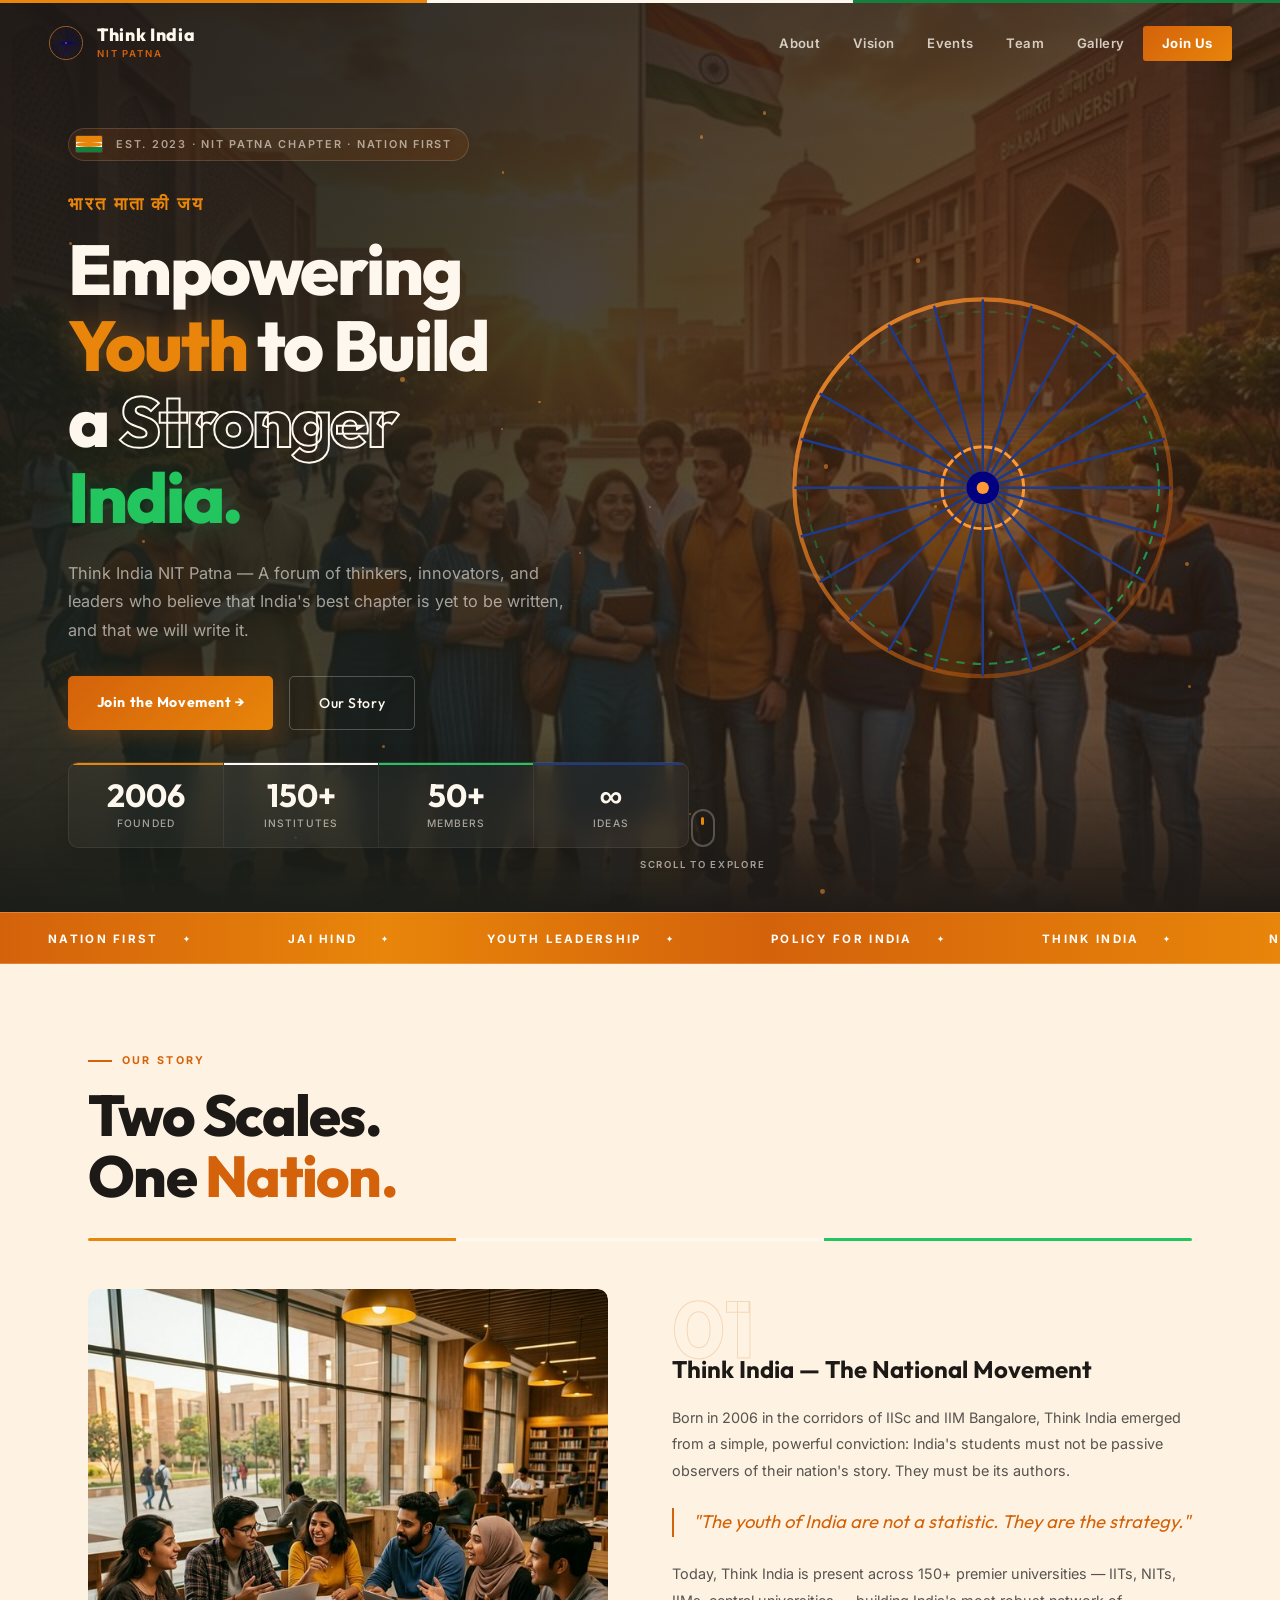
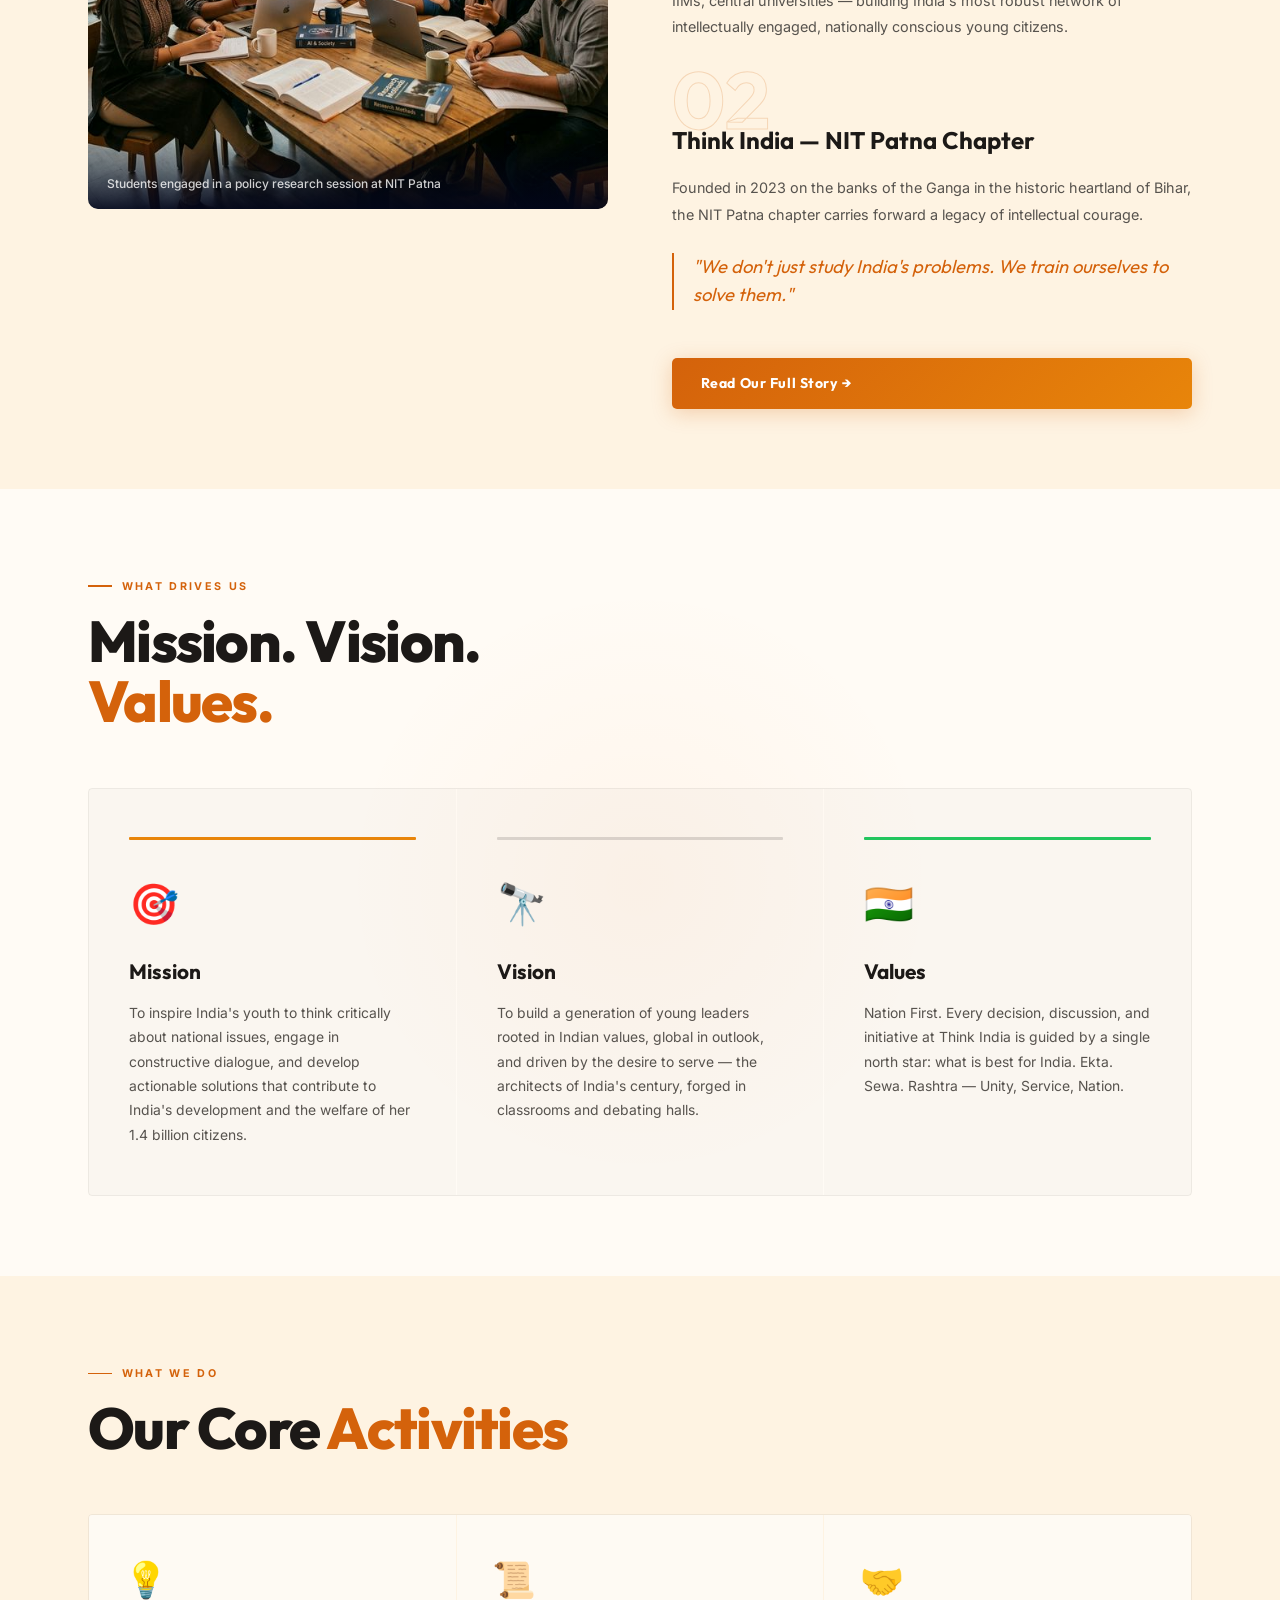
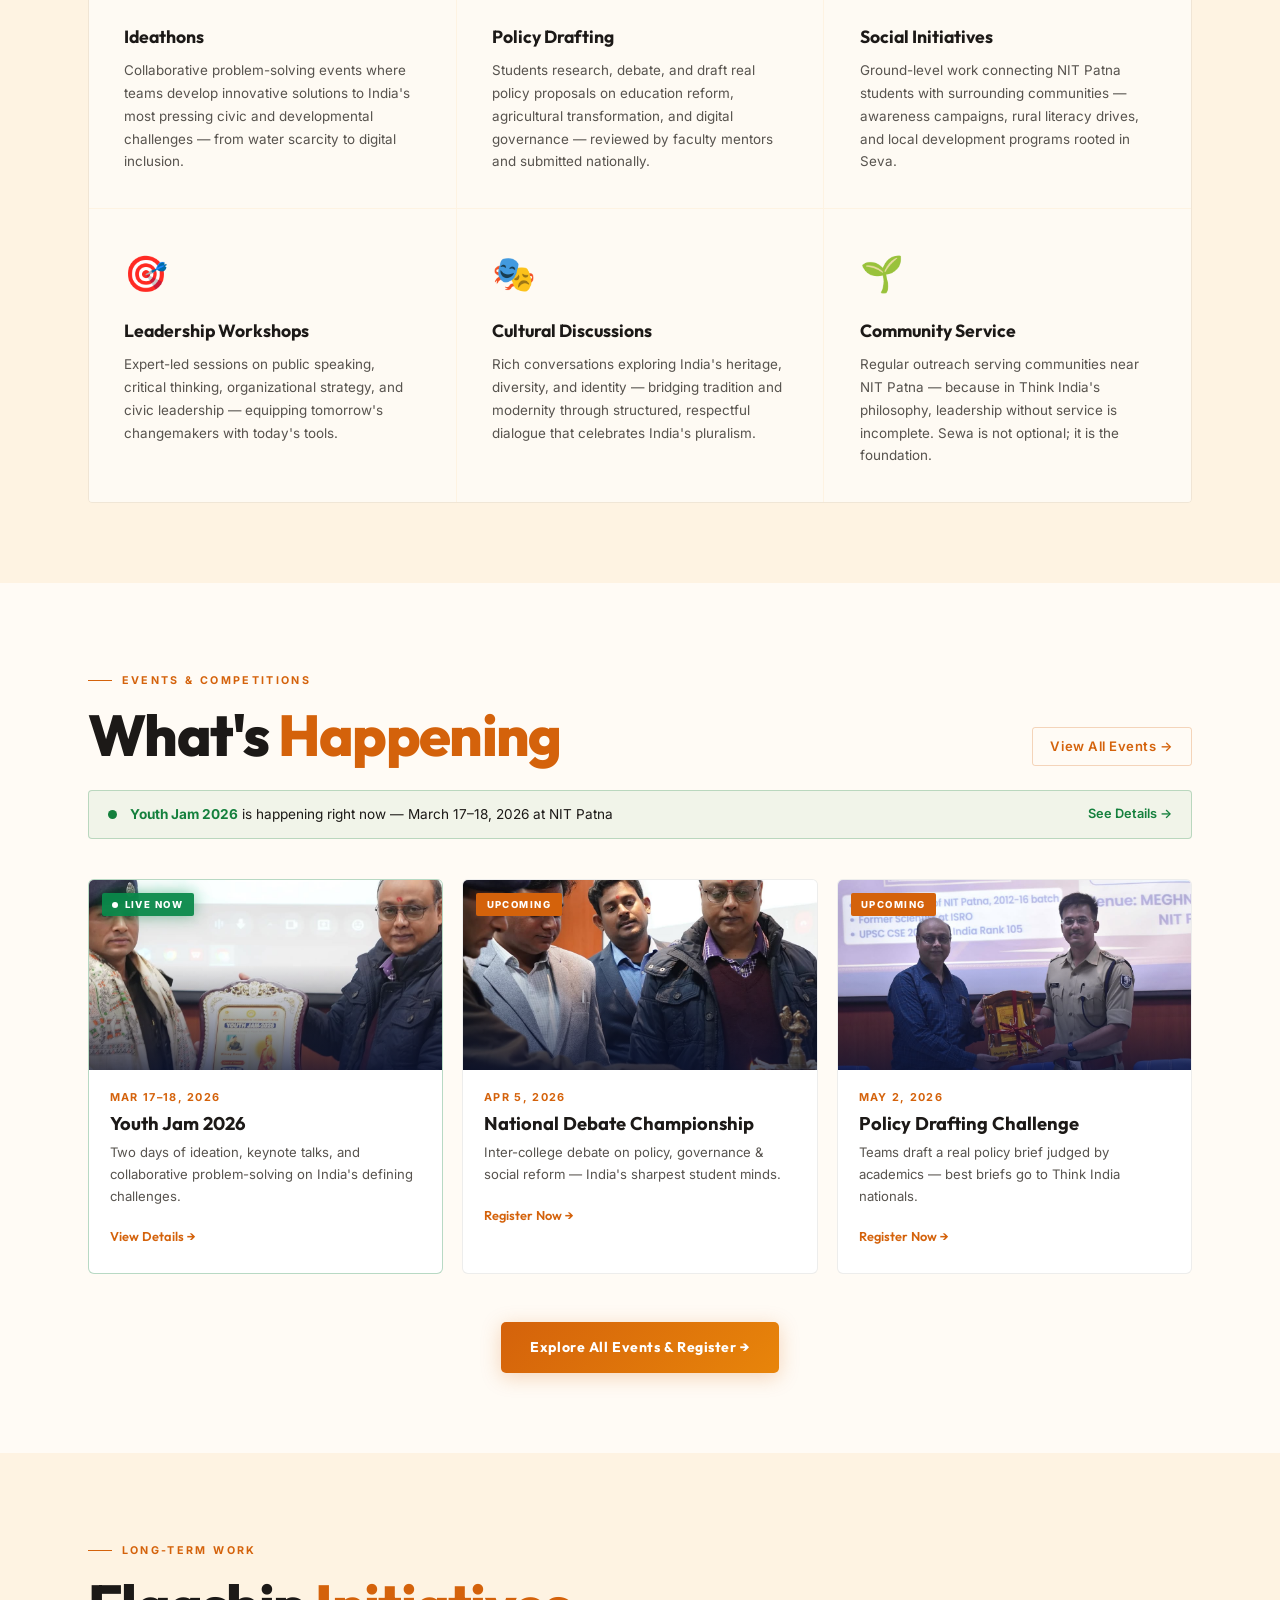
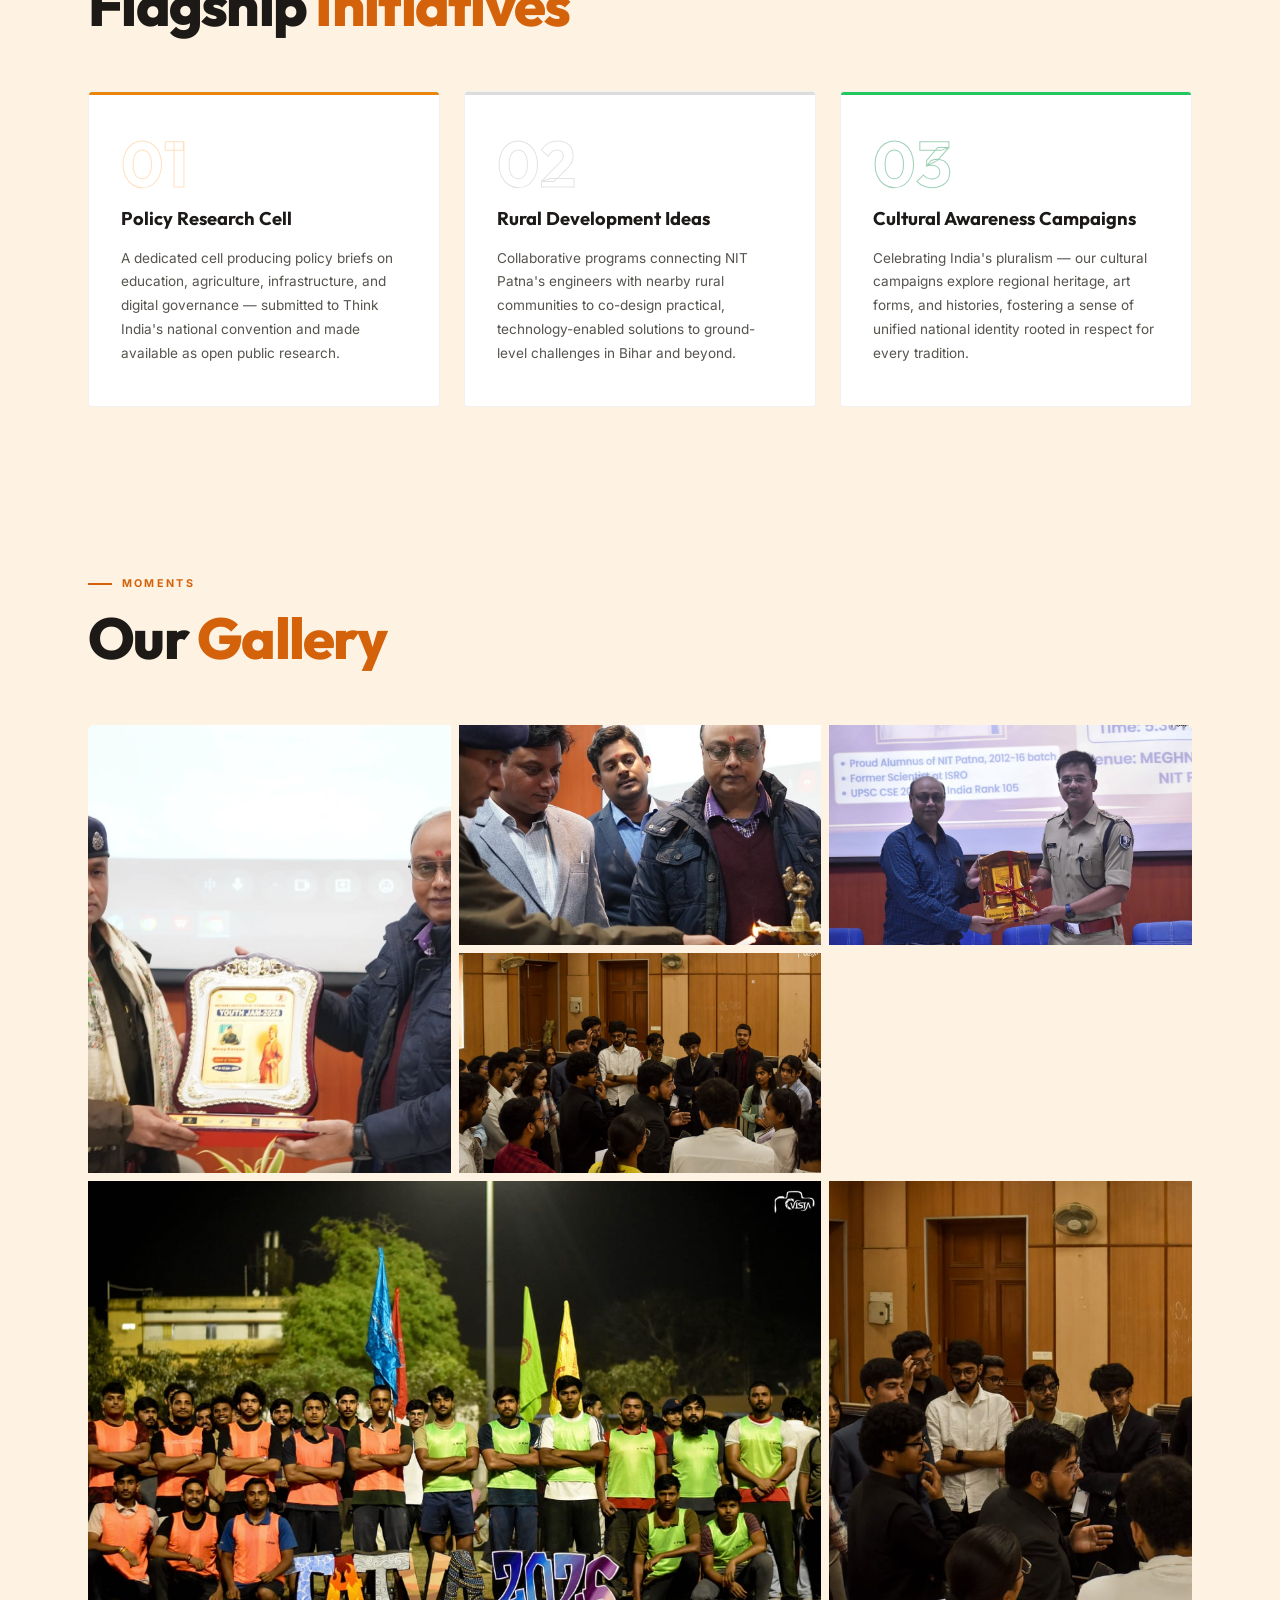
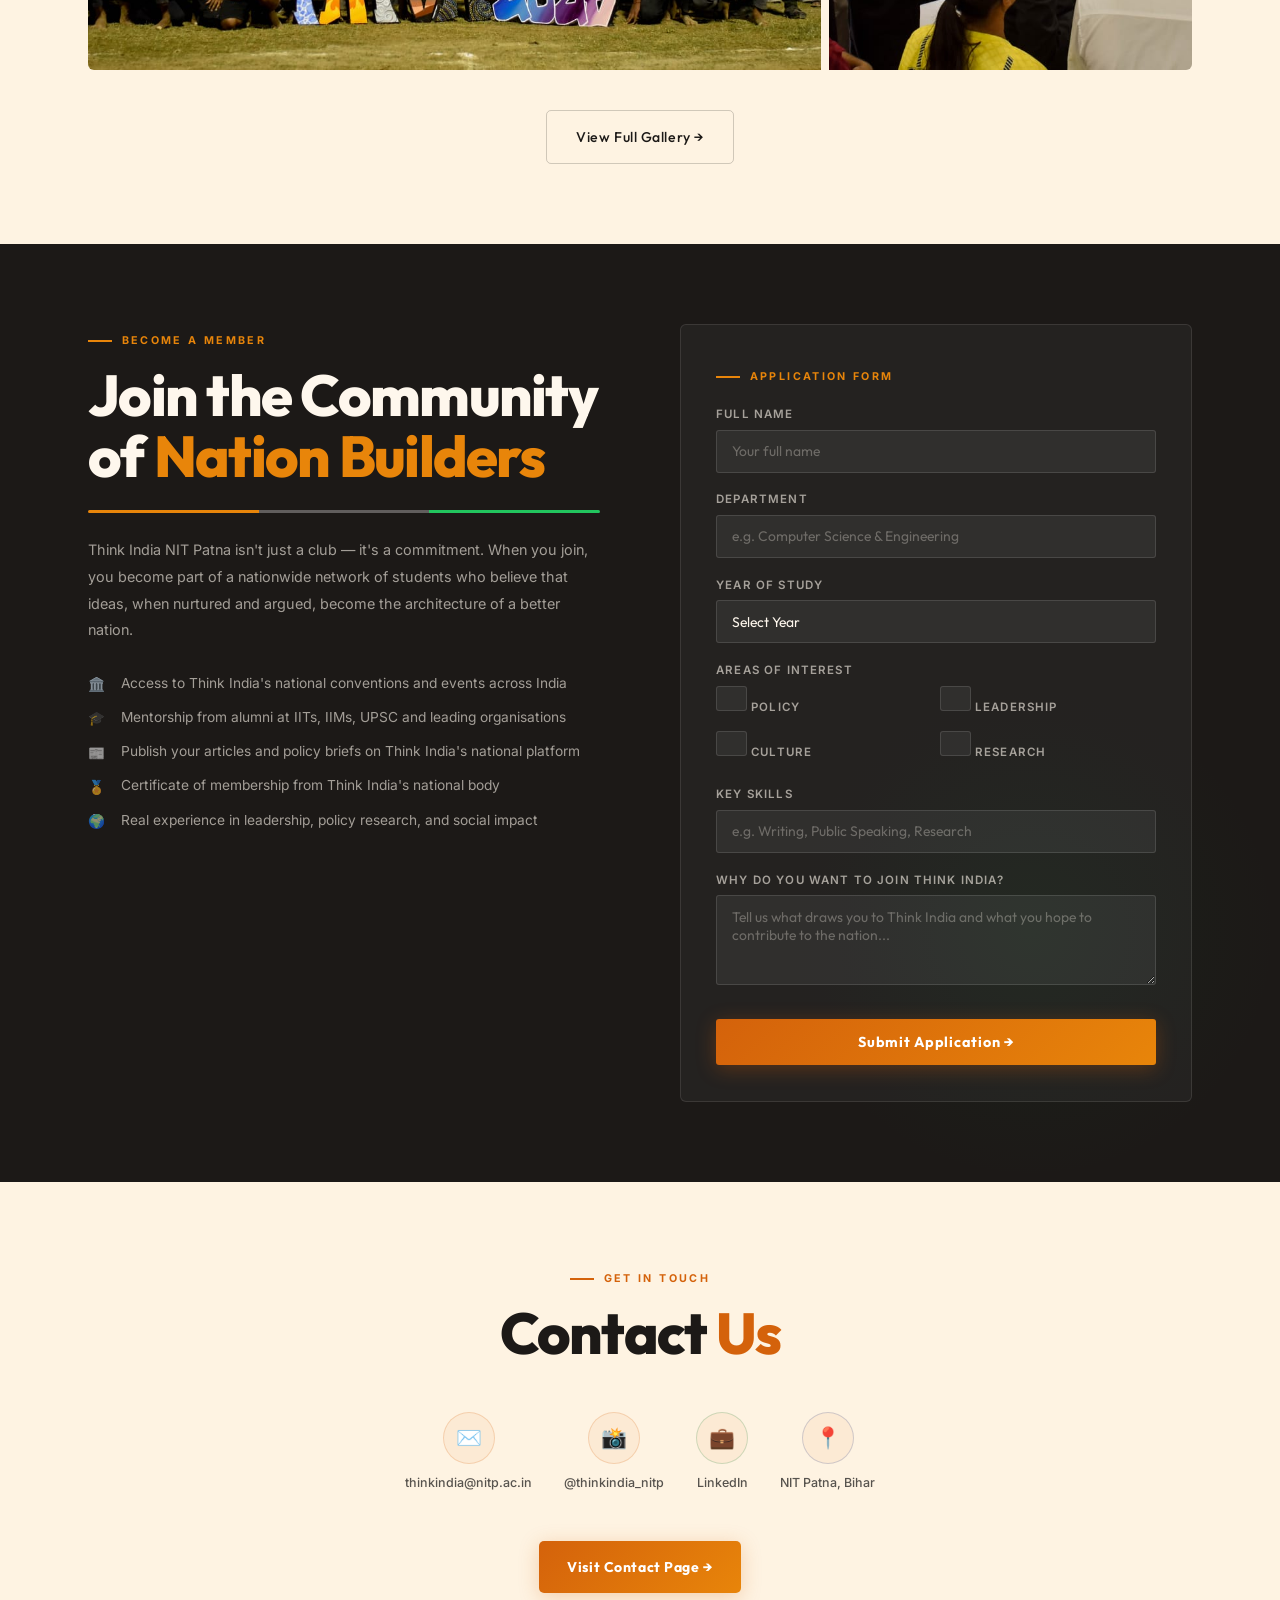
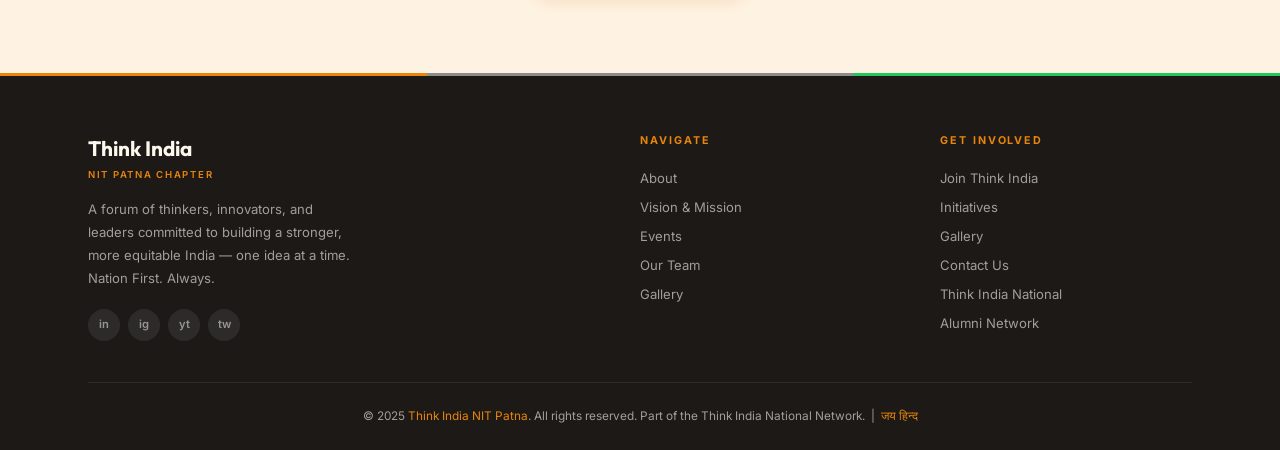
<file: index.html>
<!DOCTYPE html>
<html lang="en">

<head>
    <meta charset="UTF-8">
    <meta name="viewport" content="width=device-width, initial-scale=1.0">
    <title>Think India — NIT Patna</title>
    <meta name="description" content="Think India NIT Patna — A forum of thinkers, innovators, and leaders empowering youth to build a stronger India. Join the movement.">
    <link rel="preconnect" href="https://fonts.googleapis.com">
    <link rel="preconnect" href="https://fonts.gstatic.com" crossorigin>
    <link href="https://fonts.googleapis.com/css2?family=Inter:wght@300;400;500;600;700&family=Outfit:wght@300;400;500;600;700;800&display=swap" rel="stylesheet">
    <link rel="stylesheet" href="style.css">
</head>

<body>


    <!-- TRICOLOUR BAR -->
    <div class="tricolour-bar">
        <div></div>
        <div></div>
        <div></div>
    </div>
    <div class="scroll-progress" id="scrollProg"></div>

    <!-- NAVBAR -->
    <nav id="navbar">
        <a href="index.html" class="nav-logo">
            <svg class="nav-logo-chakra" viewBox="0 0 100 100" fill="none" xmlns="http://www.w3.org/2000/svg">
                <circle cx="50" cy="50" r="46" stroke="#FF9933" stroke-width="1.5" />
                <circle cx="50" cy="50" r="5" fill="#000080" />
                <circle cx="50" cy="50" r="2" fill="#FF9933" />
                <g stroke="#000080" stroke-width="1">
                    <line x1="50" y1="4" x2="50" y2="45" />
                    <line x1="69.1" y1="9.3" x2="54.8" y2="47.5" />
                    <line x1="84.7" y1="22.3" x2="56.1" y2="52.3" />
                    <line x1="93.3" y1="40.8" x2="55.5" y2="52.1" />
                    <line x1="93.3" y1="59.2" x2="55.5" y2="47.9" />
                    <line x1="84.7" y1="77.7" x2="56.1" y2="47.7" />
                    <line x1="69.1" y1="90.7" x2="54.8" y2="52.5" />
                    <line x1="50" y1="96" x2="50" y2="55" />
                    <line x1="30.9" y1="90.7" x2="45.2" y2="52.5" />
                    <line x1="15.3" y1="77.7" x2="43.9" y2="47.7" />
                    <line x1="6.7" y1="59.2" x2="44.5" y2="47.9" />
                    <line x1="6.7" y1="40.8" x2="44.5" y2="52.1" />
                    <line x1="15.3" y1="22.3" x2="43.9" y2="52.3" />
                    <line x1="30.9" y1="9.3" x2="45.2" y2="47.5" />
                    <line x1="59.5" y1="5.5" x2="51.6" y2="45.2" />
                    <line x1="78.5" y1="15" x2="55.2" y2="49.5" />
                    <line x1="91.5" y1="31.8" x2="54.8" y2="51.4" />
                    <line x1="96.5" y1="50" x2="55" y2="50" />
                    <line x1="91.5" y1="68.2" x2="54.8" y2="48.6" />
                    <line x1="78.5" y1="85" x2="55.2" y2="50.5" />
                    <line x1="59.5" y1="94.5" x2="51.6" y2="54.8" />
                    <line x1="40.5" y1="94.5" x2="48.4" y2="54.8" />
                    <line x1="21.5" y1="85" x2="44.8" y2="50.5" />
                    <line x1="8.5" y1="68.2" x2="45.2" y2="48.6" />
                </g>
            </svg>
            <div class="nav-logo-text">
                <span class="main">Think India</span>
                <span class="sub">NIT Patna</span>
            </div>
        </a>
        <ul class="nav-links">
            <li><a href="about.html">About</a></li>
            <li><a href="index.html#vision">Vision</a></li>
            <li><a href="events.html">Events</a></li>
            <li><a href="team.html">Team</a></li>
            <li><a href="gallery.html">Gallery</a></li>
            <li class="nav-cta-li"><a href="contact.html" class="nav-cta">Join Us</a></li>
        </ul>
        <div class="hamburger" id="hamburger" onclick="toggleMenu()">
            <span></span><span></span><span></span>
        </div>
    </nav>

    <div class="mobile-menu" id="mobileMenu">
        <a href="about.html" onclick="closeMenu()">About</a>
        <a href="index.html#vision" onclick="closeMenu()">Vision</a>
        <a href="events.html" onclick="closeMenu()">Events</a>
        <a href="team.html" onclick="closeMenu()">Team</a>
        <a href="gallery.html" onclick="closeMenu()">Gallery</a>
        <a href="contact.html" class="cta-mob" onclick="closeMenu()">Join Us →</a>
    </div>

    <!-- ── HERO ── -->
    <section id="hero">
        <div class="hero-bg-image"></div>
        <div class="hero-gradient-overlay"></div>
        <div class="hero-particles" id="heroParticles"></div>

        <div class="hero-content">
            <div class="hero-grid">
                <!-- LEFT COLUMN: TYPOGRAPHY ENGINE & CONTROLS -->
                <div class="hero-left">
                    <div class="hero-flag-badge">
                        <div class="flag-mini">
                            <div></div>
                            <div>
                                <div class="dot"></div>
                            </div>
                            <div></div>
                        </div>
                        <span>Est. 2023 · NIT Patna Chapter · Nation First</span>
                    </div>

                    <div class="hero-devanagari">भारत माता की जय</div>

                    <h1 class="hero-headline">
                        Empowering<br>
                        <span class="saffron-word">Youth</span> to Build<br>
                        a <span class="outline-word">Stronger</span><br>
                        <span class="green-word">India.</span>
                    </h1>

                    <p class="hero-sub">Think India NIT Patna — A forum of thinkers, innovators, and leaders who believe that
                        India's best chapter is yet to be written, and that we will write it.</p>

                    <div class="hero-btns">
                        <a href="contact.html" class="btn-saffron">Join the Movement →</a>
                        <a href="about.html" class="btn-ghost">Our Story</a>
                    </div>

                    <!-- Blended stats counters inside the left hero panel -->
                    <div class="hero-tricolour-stats">
                        <div class="h-stat">
                            <span class="h-stat-num" data-count="2006">0</span>
                            <span class="h-stat-label">Founded</span>
                        </div>
                        <div class="h-stat">
                            <span class="h-stat-num" data-count="150">0</span>
                            <span class="h-stat-label">Institutes</span>
                        </div>
                        <div class="h-stat">
                            <span class="h-stat-num" data-count="50">0</span>
                            <span class="h-stat-label">Members</span>
                        </div>
                        <div class="h-stat">
                            <span class="h-stat-num">∞</span>
                            <span class="h-stat-label">Ideas</span>
                        </div>
                    </div>
                </div>

                <!-- RIGHT COLUMN: DETAILED SPINNING CHAKRA VECTOR -->
                <div class="hero-right">
                    <div class="chakra-wireframe-wrap">
                        <svg class="hero-chakra-svg" viewBox="0 0 100 100" fill="none" xmlns="http://www.w3.org/2000/svg">
                            <!-- Outer Glow Circle -->
                            <circle cx="50" cy="50" r="46" stroke="url(#saffronGlow)" stroke-width="1" />
                            <circle cx="50" cy="50" r="43" stroke="url(#greenGlow)" stroke-width="0.5" stroke-dasharray="2,2" />
                            
                            <!-- Inner Rings -->
                            <circle cx="50" cy="50" r="10" stroke="#FF9933" stroke-width="0.75" />
                            <circle cx="50" cy="50" r="4" fill="#000080" />
                            <circle cx="50" cy="50" r="1.5" fill="#FF9933" />
                            
                            <!-- 24 Spokes -->
                            <g stroke="#1E3A8A" stroke-width="0.6">
                                <line x1="50" y1="4" x2="50" y2="46" />
                                <line x1="50" y1="4" x2="50" y2="46" transform="rotate(15 50 50)" />
                                <line x1="50" y1="4" x2="50" y2="46" transform="rotate(30 50 50)" />
                                <line x1="50" y1="4" x2="50" y2="46" transform="rotate(45 50 50)" />
                                <line x1="50" y1="4" x2="50" y2="46" transform="rotate(60 50 50)" />
                                <line x1="50" y1="4" x2="50" y2="46" transform="rotate(75 50 50)" />
                                <line x1="50" y1="4" x2="50" y2="46" transform="rotate(90 50 50)" />
                                <line x1="50" y1="4" x2="50" y2="46" transform="rotate(105 50 50)" />
                                <line x1="50" y1="4" x2="50" y2="46" transform="rotate(120 50 50)" />
                                <line x1="50" y1="4" x2="50" y2="46" transform="rotate(135 50 50)" />
                                <line x1="50" y1="4" x2="50" y2="46" transform="rotate(150 50 50)" />
                                <line x1="50" y1="4" x2="50" y2="46" transform="rotate(165 50 50)" />
                                <line x1="50" y1="4" x2="50" y2="46" transform="rotate(180 50 50)" />
                                <line x1="50" y1="4" x2="50" y2="46" transform="rotate(195 50 50)" />
                                <line x1="50" y1="4" x2="50" y2="46" transform="rotate(210 50 50)" />
                                <line x1="50" y1="4" x2="50" y2="46" transform="rotate(225 50 50)" />
                                <line x1="50" y1="4" x2="50" y2="46" transform="rotate(240 50 50)" />
                                <line x1="50" y1="4" x2="50" y2="46" transform="rotate(255 50 50)" />
                                <line x1="50" y1="4" x2="50" y2="46" transform="rotate(270 50 50)" />
                                <line x1="50" y1="4" x2="50" y2="46" transform="rotate(285 50 50)" />
                                <line x1="50" y1="4" x2="50" y2="46" transform="rotate(300 50 50)" />
                                <line x1="50" y1="4" x2="50" y2="46" transform="rotate(315 50 50)" />
                                <line x1="50" y1="4" x2="50" y2="46" transform="rotate(330 50 50)" />
                                <line x1="50" y1="4" x2="50" y2="46" transform="rotate(345 50 50)" />
                            </g>

                            <!-- Gradients Definition -->
                            <defs>
                                <linearGradient id="saffronGlow" x1="0" y1="0" x2="100" y2="100" gradientUnits="userSpaceOnUse">
                                    <stop offset="0%" stop-color="#FF9933" />
                                    <stop offset="100%" stop-color="#BA4A00" stop-opacity="0.3" />
                                </linearGradient>
                                <linearGradient id="greenGlow" x1="0" y1="0" x2="100" y2="100" gradientUnits="userSpaceOnUse">
                                    <stop offset="0%" stop-color="#15803D" stop-opacity="0.1" />
                                    <stop offset="100%" stop-color="#22C55E" />
                                </linearGradient>
                            </defs>
                        </svg>
                        <!-- Ambient backdrop radial glow matching Safran theme -->
                        <div class="chakra-ambient-glow"></div>
                    </div>
                </div>
            </div>
        </div>

        <div class="hero-scroll-indicator" id="heroScroll">
            <div class="scroll-mouse">
                <div class="scroll-wheel"></div>
            </div>
            <span>Scroll to explore</span>
        </div>
    </section>

    <!-- MARQUEE -->
    <div class="marquee-strip">
        <div class="marquee-track">
            <span class="marquee-item">Nation First</span>
            <span class="marquee-item">Jai Hind</span>
            <span class="marquee-item">Youth Leadership</span>
            <span class="marquee-item">Policy for India</span>
            <span class="marquee-item">Think India</span>
            <span class="marquee-item">NIT Patna</span>
            <span class="marquee-item">Ideas that Build Nations</span>
            <span class="marquee-item">Ekta · Sewa · Rashtra</span>
            <span class="marquee-item">Nation First</span>
            <span class="marquee-item">Jai Hind</span>
            <span class="marquee-item">Youth Leadership</span>
            <span class="marquee-item">Policy for India</span>
            <span class="marquee-item">Think India</span>
            <span class="marquee-item">NIT Patna</span>
            <span class="marquee-item">Ideas that Build Nations</span>
            <span class="marquee-item">Ekta · Sewa · Rashtra</span>
        </div>
    </div>

    <!-- ABOUT -->
    <section id="about" class="section-pad">
        <div class="container">
            <div class="sec-label reveal">Our Story</div>
            <h2 class="sec-title reveal rd1">Two Scales.<br>One <span class="accent">Nation.</span></h2>
            <div class="tri-divider reveal rd2">
                <div></div>
                <div></div>
                <div></div>
            </div>
            <div class="about-layout" style="margin-top:3rem">
                <div class="about-image-side reveal rd1">
                    <img src="about-section.png" alt="Think India NIT Patna students collaborating" class="about-hero-img" loading="lazy">
                    <div class="about-img-caption">Students engaged in a policy research session at NIT Patna</div>
                </div>
                <div class="about-text-side">
                    <div class="reveal rd1">
                        <div class="about-num">01</div>
                        <h3 class="about-card-title">Think India — The National Movement</h3>
                        <p class="about-body">Born in 2006 in the corridors of IISc and IIM Bangalore, Think India emerged
                            from a simple, powerful conviction: India's students must not be passive observers of their
                            nation's story. They must be its authors.</p>
                        <div class="about-quote">"The youth of India are not a statistic. They are the strategy."</div>
                        <p class="about-body">Today, Think India is present across 150+ premier universities — IITs, NITs,
                            IIMs, central universities — building India's most robust network of intellectually engaged,
                            nationally conscious young citizens.</p>
                    </div>
                    <div class="reveal rd3">
                        <div class="about-num">02</div>
                        <h3 class="about-card-title">Think India — NIT Patna Chapter</h3>
                        <p class="about-body">Founded in 2023 on the banks of the Ganga in the historic heartland of Bihar,
                            the NIT Patna chapter carries forward a legacy of intellectual courage.</p>
                        <div class="about-quote">"We don't just study India's problems. We train ourselves to solve them."</div>
                    </div>
                    <a href="about.html" class="btn-saffron" style="margin-top:1.5rem">Read Our Full Story →</a>
                </div>
            </div>
        </div>
    </section>

    <!-- VISION -->
    <section id="vision" class="section-pad">
        <div class="container">
            <div class="sec-label reveal">What Drives Us</div>
            <h2 class="sec-title reveal rd1">Mission. Vision.<br><span class="accent">Values.</span></h2>
            <div class="vision-trio">
                <div class="vision-panel reveal rd1">
                    <div class="vp-top-bar vp-saffron"></div>
                    <span class="vp-icon">🎯</span>
                    <h3>Mission</h3>
                    <p>To inspire India's youth to think critically about national issues, engage in constructive
                        dialogue, and develop actionable solutions that contribute to India's development and the
                        welfare of her 1.4 billion citizens.</p>
                </div>
                <div class="vision-panel reveal rd2">
                    <div class="vp-top-bar vp-white"></div>
                    <span class="vp-icon">🔭</span>
                    <h3>Vision</h3>
                    <p>To build a generation of young leaders rooted in Indian values, global in outlook, and driven by
                        the desire to serve — the architects of India's century, forged in classrooms and debating
                        halls.</p>
                </div>
                <div class="vision-panel reveal rd3">
                    <div class="vp-top-bar vp-green"></div>
                    <span class="vp-icon">🇮🇳</span>
                    <h3>Values</h3>
                    <p>Nation First. Every decision, discussion, and initiative at Think India is guided by a single
                        north star: what is best for India. Ekta. Sewa. Rashtra — Unity, Service, Nation.</p>
                </div>
            </div>
        </div>
    </section>

    <!-- ACTIVITIES -->
    <section id="activities" class="section-pad">
        <div class="container">
            <div class="sec-label reveal">What We Do</div>
            <h2 class="sec-title reveal rd1">Our Core <span class="accent">Activities</span></h2>
            <div class="act-grid">
                <div class="act-card reveal rd1">
                    <span class="act-emoji">💡</span>
                    <h3>Ideathons</h3>
                    <p>Collaborative problem-solving events where teams develop innovative solutions to India's most
                        pressing civic and developmental challenges — from water scarcity to digital inclusion.</p>
                </div>
                <div class="act-card reveal rd2">
                    <span class="act-emoji">📜</span>
                    <h3>Policy Drafting</h3>
                    <p>Students research, debate, and draft real policy proposals on education reform, agricultural
                        transformation, and digital governance — reviewed by faculty mentors and submitted nationally.
                    </p>
                </div>
                <div class="act-card reveal rd3">
                    <span class="act-emoji">🤝</span>
                    <h3>Social Initiatives</h3>
                    <p>Ground-level work connecting NIT Patna students with surrounding communities — awareness
                        campaigns, rural literacy drives, and local development programs rooted in Seva.</p>
                </div>
                <div class="act-card reveal rd2">
                    <span class="act-emoji">🎯</span>
                    <h3>Leadership Workshops</h3>
                    <p>Expert-led sessions on public speaking, critical thinking, organizational strategy, and civic
                        leadership — equipping tomorrow's changemakers with today's tools.</p>
                </div>
                <div class="act-card reveal rd3">
                    <span class="act-emoji">🎭</span>
                    <h3>Cultural Discussions</h3>
                    <p>Rich conversations exploring India's heritage, diversity, and identity — bridging tradition and
                        modernity through structured, respectful dialogue that celebrates India's pluralism.</p>
                </div>
                <div class="act-card reveal rd4">
                    <span class="act-emoji">🌱</span>
                    <h3>Community Service</h3>
                    <p>Regular outreach serving communities near NIT Patna — because in Think India's philosophy,
                        leadership without service is incomplete. Sewa is not optional; it is the foundation.</p>
                </div>
            </div>
        </div>
    </section>

    <!-- EVENTS TEASER -->
    <section id="events" class="section-pad">
        <div class="container">
            <div class="sec-label reveal">Events &amp; Competitions</div>
            <div class="events-teaser-header reveal rd1">
                <h2 class="sec-title">What's <span class="accent">Happening</span></h2>
                <a href="events.html" class="ev-view-all-btn">View All Events →</a>
            </div>

            <!-- LIVE ALERT -->
            <div class="ev-live-alert reveal rd2">
                <div class="ev-live-alert-dot"></div>
                <span><strong>Youth Jam 2026</strong> is happening right now — March 17–18, 2026 at NIT Patna</span>
                <a href="events.html" class="ev-live-alert-link">See Details →</a>
            </div>

            <div class="events-teaser-grid">
                <div class="ev-teaser-card ev-teaser-live reveal rd1">
                    <div class="ev-teaser-img-wrap">
                        <img src="images/WhatsApp Image 2026-05-24 at 11.43.19.jpeg" alt="Youth Jam 2026" class="ev-teaser-img" loading="lazy">
                        <div class="ev-teaser-overlay"></div>
                        <span class="ev-teaser-badge ev-tbadge-live"><span class="live-pulse"></span> LIVE NOW</span>
                    </div>
                    <div class="ev-teaser-body">
                        <div class="ev-teaser-date">Mar 17–18, 2026</div>
                        <h3>Youth Jam 2026</h3>
                        <p>Two days of ideation, keynote talks, and collaborative problem-solving on India's defining
                            challenges.</p>
                        <a href="events.html" class="ev-reg">View Details →</a>
                    </div>
                </div>
                <div class="ev-teaser-card reveal rd2">
                    <div class="ev-teaser-img-wrap">
                        <img src="images/WhatsApp Image 2026-05-24 at 11.43.20.jpeg" alt="National Debate" class="ev-teaser-img" loading="lazy">
                        <div class="ev-teaser-overlay"></div>
                        <span class="ev-teaser-badge ev-tbadge-upcoming">UPCOMING</span>
                    </div>
                    <div class="ev-teaser-body">
                        <div class="ev-teaser-date">Apr 5, 2026</div>
                        <h3>National Debate Championship</h3>
                        <p>Inter-college debate on policy, governance &amp; social reform — India's sharpest student
                            minds.</p>
                        <a href="events.html" class="ev-reg">Register Now →</a>
                    </div>
                </div>
                <div class="ev-teaser-card reveal rd3">
                    <div class="ev-teaser-img-wrap">
                        <img src="images/WhatsApp Image 2026-05-24 at 11.43.30.jpeg" alt="Policy Challenge" class="ev-teaser-img" loading="lazy">
                        <div class="ev-teaser-overlay"></div>
                        <span class="ev-teaser-badge ev-tbadge-upcoming">UPCOMING</span>
                    </div>
                    <div class="ev-teaser-body">
                        <div class="ev-teaser-date">May 2, 2026</div>
                        <h3>Policy Drafting Challenge</h3>
                        <p>Teams draft a real policy brief judged by academics — best briefs go to Think India
                            nationals.</p>
                        <a href="events.html" class="ev-reg">Register Now →</a>
                    </div>
                </div>
            </div>

            <div class="ev-teaser-cta-row reveal">
                <a href="events.html" class="btn-saffron">Explore All Events &amp; Register →</a>
            </div>
        </div>
    </section>

    <!-- INITIATIVES -->
    <section id="initiatives" class="section-pad">
        <div class="container">
            <div class="sec-label reveal">Long-Term Work</div>
            <h2 class="sec-title reveal rd1">Flagship <span class="accent">Initiatives</span></h2>
            <div class="init-layout">
                <div class="init-card ic-saffron reveal rd1">
                    <div class="init-num">01</div>
                    <h3>Policy Research Cell</h3>
                    <p>A dedicated cell producing policy briefs on education, agriculture, infrastructure, and digital
                        governance — submitted to Think India's national convention and made available as open public
                        research.</p>
                </div>
                <div class="init-card ic-white reveal rd2">
                    <div class="init-num">02</div>
                    <h3>Rural Development Ideas</h3>
                    <p>Collaborative programs connecting NIT Patna's engineers with nearby rural communities to
                        co-design practical, technology-enabled solutions to ground-level challenges in Bihar and
                        beyond.</p>
                </div>
                <div class="init-card ic-green reveal rd3">
                    <div class="init-num">03</div>
                    <h3>Cultural Awareness Campaigns</h3>
                    <p>Celebrating India's pluralism — our cultural campaigns explore regional heritage, art forms, and
                        histories, fostering a sense of unified national identity rooted in respect for every tradition.
                    </p>
                </div>
            </div>
        </div>
    </section>

    <!-- GALLERY TEASER -->
    <section id="gallery" class="section-pad">
        <div class="container">
            <div class="sec-label reveal">Moments</div>
            <h2 class="sec-title reveal rd1">Our <span class="accent">Gallery</span></h2>
            <div class="gallery-grid">
                <div class="g-item reveal rd1">
                    <img src="images/WhatsApp Image 2026-05-24 at 11.43.19.jpeg" alt="Youth Jam 2025 — Keynote Session" class="g-img" loading="lazy">
                    <div class="g-overlay"><span class="g-caption">Youth Jam 2025 — Keynote Session</span></div>
                </div>
                <div class="g-item reveal rd2">
                    <img src="images/WhatsApp Image 2026-05-24 at 11.43.20.jpeg" alt="Policy Drafting Workshop" class="g-img" loading="lazy">
                    <div class="g-overlay"><span class="g-caption">Policy Drafting Workshop</span></div>
                </div>
                <div class="g-item reveal rd3">
                    <img src="images/WhatsApp Image 2026-05-24 at 11.43.30.jpeg" alt="Community Outreach Drive" class="g-img" loading="lazy">
                    <div class="g-overlay"><span class="g-caption">Community Outreach Drive</span></div>
                </div>
                <div class="g-item reveal rd2">
                    <img src="images/WhatsApp Image 2026-05-24 at 13.37.10.jpeg" alt="Chapter Inauguration 2023" class="g-img" loading="lazy">
                    <div class="g-overlay"><span class="g-caption">Chapter Inauguration 2023</span></div>
                </div>
                <div class="g-item reveal rd3">
                    <img src="images/WhatsApp Image 2026-05-24 at 13.37.11.jpeg" alt="National Debate Finals" class="g-img" loading="lazy">
                    <div class="g-overlay"><span class="g-caption">National Debate Finals</span></div>
                </div>
                <div class="g-item reveal rd4">
                    <img src="images/WhatsApp Image 2026-05-24 at 13.37.10.jpeg" alt="Cultural Heritage Session" class="g-img" loading="lazy">
                    <div class="g-overlay"><span class="g-caption">Cultural Heritage Session</span></div>
                </div>
            </div>
            <div class="section-cta-row reveal" style="margin-top:2.5rem">
                <a href="gallery.html" class="btn-ghost">View Full Gallery →</a>
            </div>
        </div>
    </section>



    <!-- JOIN -->
    <section id="join" class="section-pad">
        <div class="container">
            <div class="join-grid">
                <div class="reveal">
                    <div class="sec-label">Become a Member</div>
                    <h2 class="sec-title">Join the Community<br>of <span class="accent">Nation Builders</span></h2>
                    <div class="tri-divider" style="margin:1.5rem 0">
                        <div></div>
                        <div></div>
                        <div></div>
                    </div>
                    <p class="join-left" style="font-size:0.9rem;line-height:1.85;color:rgba(254,247,237,0.6)">Think
                        India NIT Patna isn't just a club — it's a commitment. When you join, you become part of a
                        nationwide network of students who believe that ideas, when nurtured and argued, become the
                        architecture of a better nation.</p>
                    <div style="margin-top:1.8rem">
                        <div class="join-benefit"><span class="jb-icon">🏛️</span><span>Access to Think India's national
                                conventions and events across India</span></div>
                        <div class="join-benefit"><span class="jb-icon">🎓</span><span>Mentorship from alumni at IITs,
                                IIMs, UPSC and leading organisations</span></div>
                        <div class="join-benefit"><span class="jb-icon">📰</span><span>Publish your articles and policy
                                briefs on Think India's national platform</span></div>
                        <div class="join-benefit"><span class="jb-icon">🏅</span><span>Certificate of membership from
                                Think India's national body</span></div>
                        <div class="join-benefit"><span class="jb-icon">🌍</span><span>Real experience in leadership,
                                policy research, and social impact</span></div>
                    </div>
                </div>
                <form class="join-form reveal rd2" onsubmit="return false;">
                    <div class="sec-label" style="margin-bottom:1.2rem">Application Form</div>
                    <div class="form-row">
                        <label>Full Name</label>
                        <input type="text" placeholder="Your full name" required>
                    </div>
                    <div class="form-row">
                        <label>Department</label>
                        <input type="text" placeholder="e.g. Computer Science & Engineering" required>
                    </div>
                    <div class="form-row">
                        <label>Year of Study</label>
                        <select required>
                            <option value="">Select Year</option>
                            <option>1st Year</option>
                            <option>2nd Year</option>
                            <option>3rd Year</option>
                            <option>4th Year</option>
                            <option>M.Tech / 5th Year</option>
                        </select>
                    </div>
                    <div class="form-row">
                        <label>Areas of Interest</label>
                        <div class="cb-grid">
                            <label class="cb-label"><input type="checkbox"> Policy</label>
                            <label class="cb-label"><input type="checkbox"> Leadership</label>
                            <label class="cb-label"><input type="checkbox"> Culture</label>
                            <label class="cb-label"><input type="checkbox"> Research</label>
                        </div>
                    </div>
                    <div class="form-row">
                        <label>Key Skills</label>
                        <input type="text" placeholder="e.g. Writing, Public Speaking, Research" required>
                    </div>
                    <div class="form-row">
                        <label>Why do you want to join Think India?</label>
                        <textarea
                            placeholder="Tell us what draws you to Think India and what you hope to contribute to the nation..."
                            required></textarea>
                    </div>
                    <button type="submit" class="btn-submit-form" id="joinSubmit">Submit Application →</button>
                </form>
            </div>
        </div>
    </section>

    <!-- CONTACT TEASER -->
    <section id="contact" class="section-pad">
        <div class="container">
            <div class="contact-center">
                <div class="sec-label reveal" style="justify-content:center">Get In Touch</div>
                <h2 class="sec-title reveal rd1" style="text-align:center">Contact <span class="accent">Us</span></h2>
                <div class="contact-items reveal rd2">
                    <a href="mailto:thinkindia@nitp.ac.in" class="c-item">
                        <div class="c-icon">✉️</div>
                        <span>thinkindia@nitp.ac.in</span>
                    </a>
                    <a href="#" class="c-item">
                        <div class="c-icon">📸</div>
                        <span>@thinkindia_nitp</span>
                    </a>
                    <a href="#" class="c-item">
                        <div class="c-icon">💼</div>
                        <span>LinkedIn</span>
                    </a>
                    <div class="c-item">
                        <div class="c-icon">📍</div>
                        <span>NIT Patna, Bihar</span>
                    </div>
                </div>
                <div class="section-cta-row reveal rd3">
                    <a href="contact.html" class="btn-saffron">Visit Contact Page →</a>
                </div>
            </div>
        </div>
    </section>

    <!-- FOOTER -->
    <footer>
        <div class="footer-tricolour">
            <div></div>
            <div></div>
            <div></div>
        </div>
        <div class="container">
            <div class="footer-inner">
                <div class="footer-brand">
                    <div class="footer-brand-title">Think India</div>
                    <span class="footer-brand-sub">NIT Patna Chapter</span>
                    <p>A forum of thinkers, innovators, and leaders committed to building a stronger, more equitable
                        India — one idea at a time. Nation First. Always.</p>
                    <div class="footer-socials">
                        <a href="#" class="f-social">in</a>
                        <a href="#" class="f-social">ig</a>
                        <a href="#" class="f-social">yt</a>
                        <a href="#" class="f-social">tw</a>
                    </div>
                </div>
                <div class="footer-col">
                    <h4>Navigate</h4>
                    <a href="about.html">About</a>
                    <a href="index.html#vision">Vision & Mission</a>
                    <a href="events.html">Events</a>
                    <a href="team.html">Our Team</a>
                    <a href="gallery.html">Gallery</a>
                </div>
                <div class="footer-col">
                    <h4>Get Involved</h4>
                    <a href="contact.html">Join Think India</a>
                    <a href="index.html#initiatives">Initiatives</a>
                    <a href="gallery.html">Gallery</a>
                    <a href="contact.html">Contact Us</a>
                    <a href="#">Think India National</a>
                    <a href="#">Alumni Network</a>
                </div>
            </div>
            <div class="footer-bottom">
                &copy; 2025 <span class="hl">Think India NIT Patna</span>. All rights reserved. Part of the Think India
                National Network. &nbsp;|&nbsp; <span class="hl">जय हिन्द</span>
            </div>
            </div>
        </div>
    </footer>
    <!-- FLOATING CTA (FAB) -->
    <div class="floating-cta" id="floatingCta">
        <a href="contact.html">
            <span class="cta-icon">🇮🇳</span>
            <span class="cta-text">Join Chapter</span>
        </a>
    </div>

    <script src="script.js" defer></script>
</body>

</html>
</file>
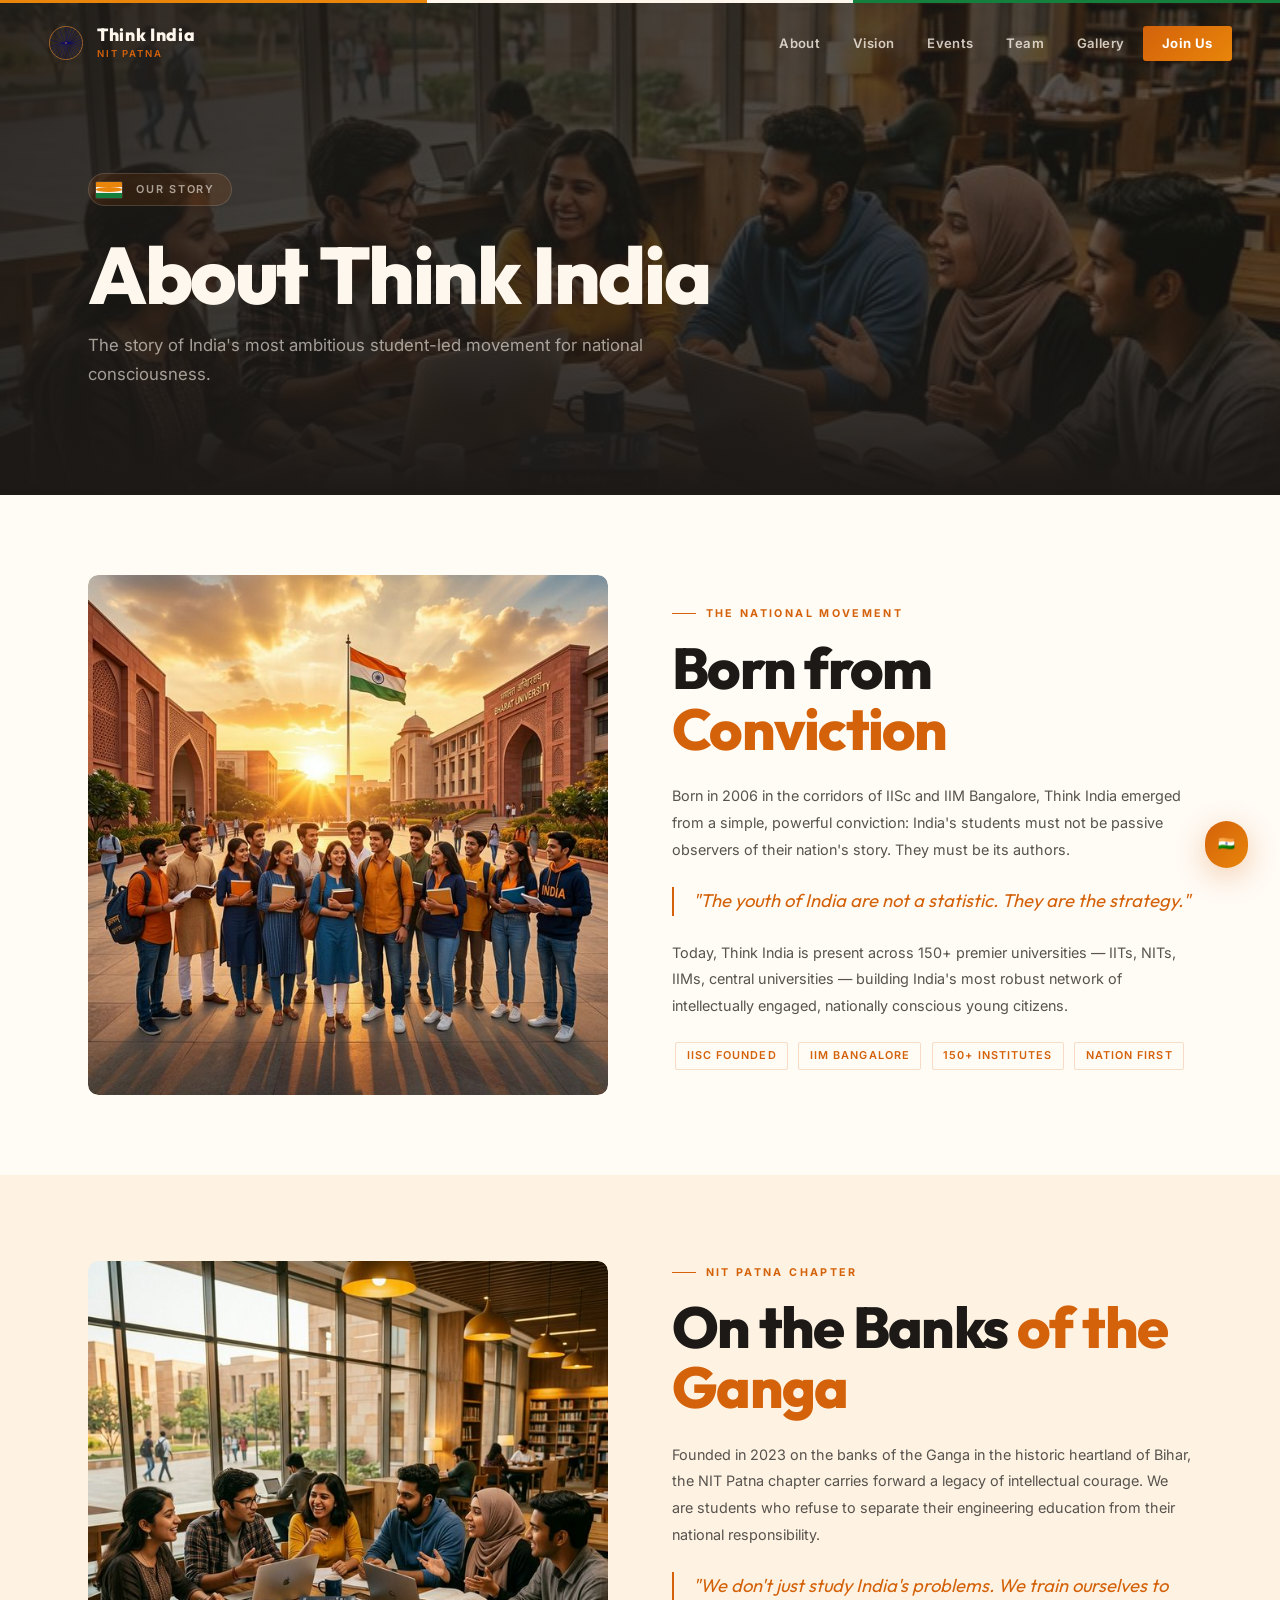
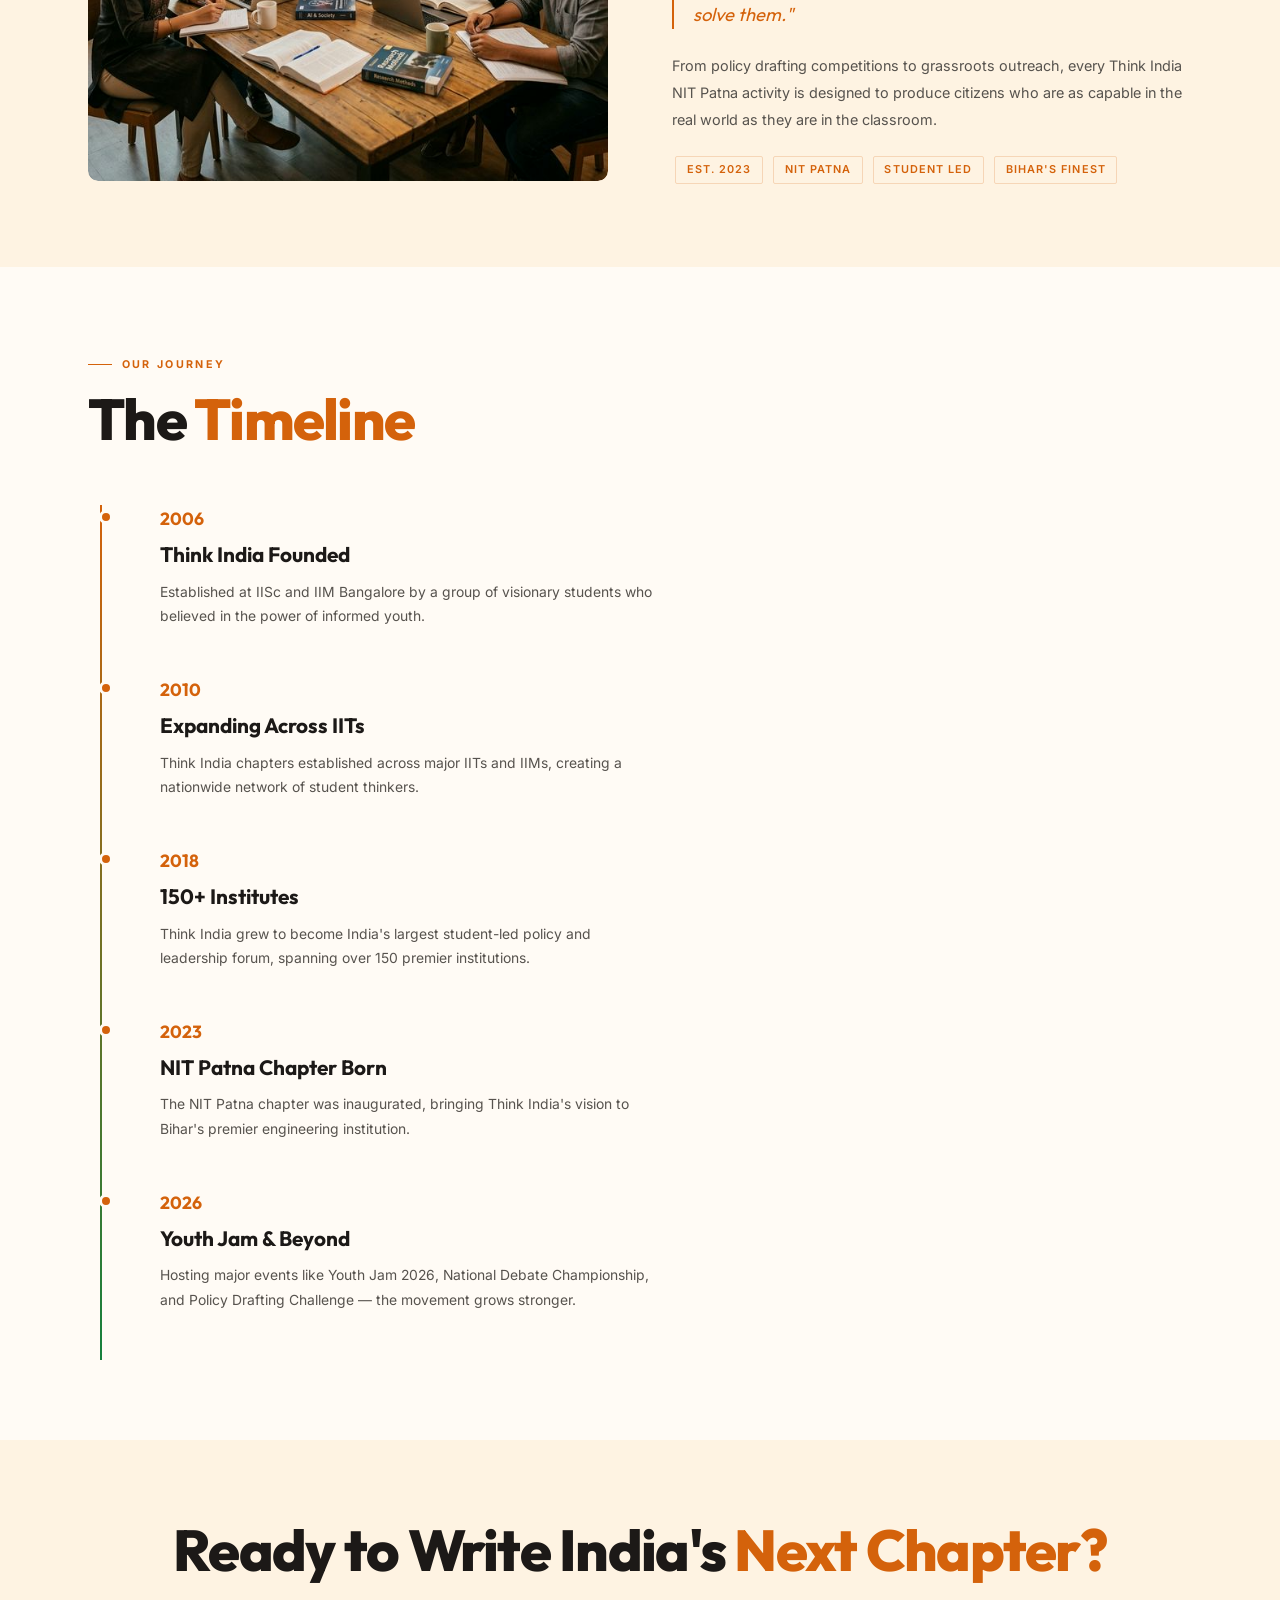
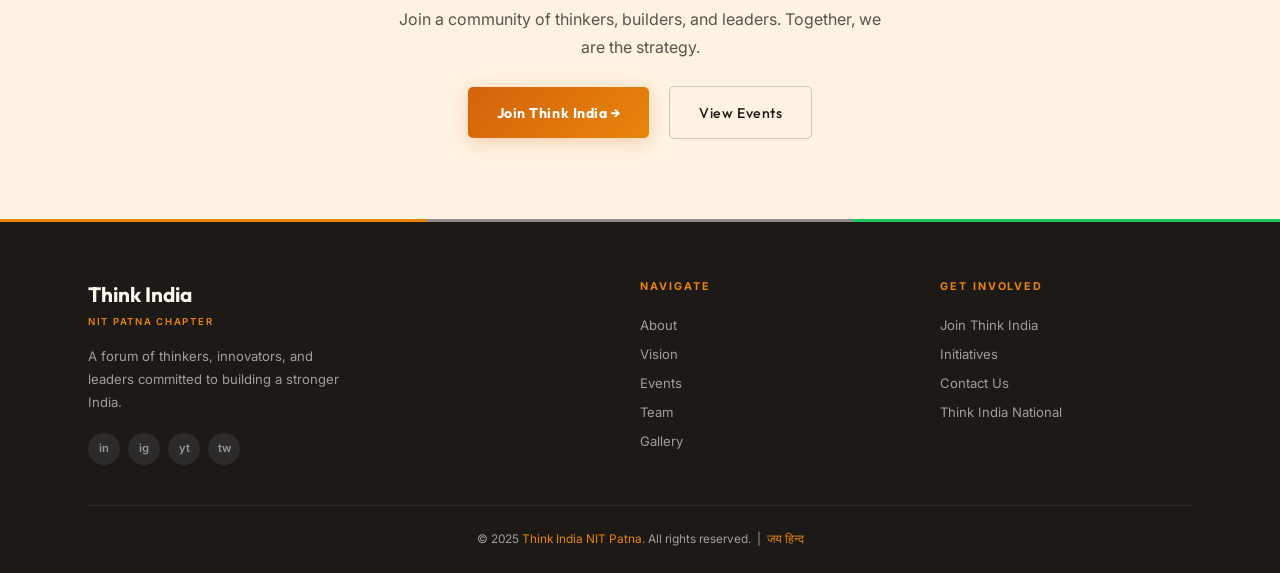
<file: about.html>
<!DOCTYPE html>
<html lang="en">
<head>
    <meta charset="UTF-8">
    <meta name="viewport" content="width=device-width, initial-scale=1.0">
    <title>About — Think India NIT Patna</title>
    <meta name="description" content="Learn about Think India NIT Patna — our history, mission, vision, values, and the story behind India's student-led nation-building movement.">
    <link rel="preconnect" href="https://fonts.googleapis.com">
    <link rel="preconnect" href="https://fonts.gstatic.com" crossorigin>
    <link href="https://fonts.googleapis.com/css2?family=Inter:wght@300;400;500;600;700&family=Outfit:wght@300;400;500;600;700;800&display=swap" rel="stylesheet">
    <link rel="stylesheet" href="style.css">
    <link rel="stylesheet" href="pages.css">
</head>
<body>
    
    <div class="tricolour-bar"><div></div><div></div><div></div></div>
    <div class="scroll-progress" id="scrollProg"></div>

    <nav id="navbar">
        <a href="index.html" class="nav-logo">
            <svg class="nav-logo-chakra" viewBox="0 0 100 100" fill="none" xmlns="http://www.w3.org/2000/svg">
                <circle cx="50" cy="50" r="46" stroke="#FF9933" stroke-width="1.5" />
                <circle cx="50" cy="50" r="5" fill="#000080" /><circle cx="50" cy="50" r="2" fill="#FF9933" />
                <g stroke="#000080" stroke-width="1">
                    <line x1="50" y1="4" x2="50" y2="45" /><line x1="69.1" y1="9.3" x2="54.8" y2="47.5" />
                    <line x1="84.7" y1="22.3" x2="56.1" y2="52.3" /><line x1="93.3" y1="40.8" x2="55.5" y2="52.1" />
                    <line x1="93.3" y1="59.2" x2="55.5" y2="47.9" /><line x1="84.7" y1="77.7" x2="56.1" y2="47.7" />
                    <line x1="69.1" y1="90.7" x2="54.8" y2="52.5" /><line x1="50" y1="96" x2="50" y2="55" />
                    <line x1="30.9" y1="90.7" x2="45.2" y2="52.5" /><line x1="15.3" y1="77.7" x2="43.9" y2="47.7" />
                    <line x1="6.7" y1="59.2" x2="44.5" y2="47.9" /><line x1="6.7" y1="40.8" x2="44.5" y2="52.1" />
                    <line x1="15.3" y1="22.3" x2="43.9" y2="52.3" /><line x1="30.9" y1="9.3" x2="45.2" y2="47.5" />
                    <line x1="59.5" y1="5.5" x2="51.6" y2="45.2" /><line x1="78.5" y1="15" x2="55.2" y2="49.5" />
                    <line x1="91.5" y1="31.8" x2="54.8" y2="51.4" /><line x1="96.5" y1="50" x2="55" y2="50" />
                    <line x1="91.5" y1="68.2" x2="54.8" y2="48.6" /><line x1="78.5" y1="85" x2="55.2" y2="50.5" />
                    <line x1="59.5" y1="94.5" x2="51.6" y2="54.8" /><line x1="40.5" y1="94.5" x2="48.4" y2="54.8" />
                    <line x1="21.5" y1="85" x2="44.8" y2="50.5" /><line x1="8.5" y1="68.2" x2="45.2" y2="48.6" />
                </g>
            </svg>
            <div class="nav-logo-text"><span class="main">Think India</span><span class="sub">NIT Patna</span></div>
        </a>
        <ul class="nav-links">
            <li><a href="about.html" class="active">About</a></li>
            <li><a href="index.html#vision">Vision</a></li>
            <li><a href="events.html">Events</a></li>
            <li><a href="team.html">Team</a></li>
            <li><a href="gallery.html">Gallery</a></li>
            <li class="nav-cta-li"><a href="contact.html" class="nav-cta">Join Us</a></li>
        </ul>
        <div class="hamburger" id="hamburger" onclick="toggleMenu()"><span></span><span></span><span></span></div>
    </nav>
    <div class="mobile-menu" id="mobileMenu">
        <a href="about.html" onclick="closeMenu()">About</a>
        <a href="index.html#vision" onclick="closeMenu()">Vision</a>
        <a href="events.html" onclick="closeMenu()">Events</a>
        <a href="team.html" onclick="closeMenu()">Team</a>
        <a href="gallery.html" onclick="closeMenu()">Gallery</a>
        <a href="contact.html" class="cta-mob" onclick="closeMenu()">Join Us →</a>
    </div>

    <!-- PAGE HERO -->
    <section class="page-hero">
        <div class="page-hero-bg" style="background-image: url('about-section.png')"></div>
        <div class="page-hero-overlay"></div>
        <div class="page-hero-content">
            <div class="hero-flag-badge">
                <div class="flag-mini"><div></div><div><div class="dot"></div></div><div></div></div>
                <span>Our Story</span>
            </div>
            <h1 class="page-hero-title">About <span class="saffron-word">Think India</span></h1>
            <p class="page-hero-sub">The story of India's most ambitious student-led movement for national consciousness.</p>
        </div>
    </section>

    <!-- ABOUT CONTENT -->
    <section class="section-pad">
        <div class="container">
            <div class="about-full-layout">
                <div class="about-full-image reveal">
                    <img src="hero-bg.png" alt="Think India students on campus" loading="lazy">
                </div>
                <div class="about-full-text reveal rd2">
                    <div class="sec-label">The National Movement</div>
                    <h2 class="sec-title">Born from <span class="accent">Conviction</span></h2>
                    <p class="about-body" style="margin-top:1.5rem">Born in 2006 in the corridors of IISc and IIM Bangalore, Think India emerged from a simple, powerful conviction: India's students must not be passive observers of their nation's story. They must be its authors.</p>
                    <div class="about-quote">"The youth of India are not a statistic. They are the strategy."</div>
                    <p class="about-body">Today, Think India is present across 150+ premier universities — IITs, NITs, IIMs, central universities — building India's most robust network of intellectually engaged, nationally conscious young citizens.</p>
                    <div style="margin-top:1rem">
                        <span class="about-pill">IISc Founded</span>
                        <span class="about-pill">IIM Bangalore</span>
                        <span class="about-pill">150+ Institutes</span>
                        <span class="about-pill">Nation First</span>
                    </div>
                </div>
            </div>
        </div>
    </section>

    <!-- NIT PATNA CHAPTER -->
    <section class="section-pad" style="background: var(--bg-alt)">
        <div class="container">
            <div class="about-full-layout about-reverse">
                <div class="about-full-text reveal">
                    <div class="sec-label">NIT Patna Chapter</div>
                    <h2 class="sec-title">On the Banks <span class="accent">of the Ganga</span></h2>
                    <p class="about-body" style="margin-top:1.5rem">Founded in 2023 on the banks of the Ganga in the historic heartland of Bihar, the NIT Patna chapter carries forward a legacy of intellectual courage. We are students who refuse to separate their engineering education from their national responsibility.</p>
                    <div class="about-quote">"We don't just study India's problems. We train ourselves to solve them."</div>
                    <p class="about-body">From policy drafting competitions to grassroots outreach, every Think India NIT Patna activity is designed to produce citizens who are as capable in the real world as they are in the classroom.</p>
                    <div style="margin-top:1rem">
                        <span class="about-pill">Est. 2023</span>
                        <span class="about-pill">NIT Patna</span>
                        <span class="about-pill">Student Led</span>
                        <span class="about-pill">Bihar's Finest</span>
                    </div>
                </div>
                <div class="about-full-image reveal rd2">
                    <img src="about-section.png" alt="Students collaborating at NIT Patna" loading="lazy">
                </div>
            </div>
        </div>
    </section>

    <!-- TIMELINE -->
    <section class="section-pad">
        <div class="container">
            <div class="sec-label reveal">Our Journey</div>
            <h2 class="sec-title reveal rd1">The <span class="accent">Timeline</span></h2>
            <div class="timeline">
                <div class="timeline-item reveal rd1">
                    <div class="timeline-dot"></div>
                    <div class="timeline-year">2006</div>
                    <h3>Think India Founded</h3>
                    <p>Established at IISc and IIM Bangalore by a group of visionary students who believed in the power of informed youth.</p>
                </div>
                <div class="timeline-item reveal rd2">
                    <div class="timeline-dot"></div>
                    <div class="timeline-year">2010</div>
                    <h3>Expanding Across IITs</h3>
                    <p>Think India chapters established across major IITs and IIMs, creating a nationwide network of student thinkers.</p>
                </div>
                <div class="timeline-item reveal rd3">
                    <div class="timeline-dot"></div>
                    <div class="timeline-year">2018</div>
                    <h3>150+ Institutes</h3>
                    <p>Think India grew to become India's largest student-led policy and leadership forum, spanning over 150 premier institutions.</p>
                </div>
                <div class="timeline-item reveal rd4">
                    <div class="timeline-dot"></div>
                    <div class="timeline-year">2023</div>
                    <h3>NIT Patna Chapter Born</h3>
                    <p>The NIT Patna chapter was inaugurated, bringing Think India's vision to Bihar's premier engineering institution.</p>
                </div>
                <div class="timeline-item reveal rd5">
                    <div class="timeline-dot"></div>
                    <div class="timeline-year">2026</div>
                    <h3>Youth Jam &amp; Beyond</h3>
                    <p>Hosting major events like Youth Jam 2026, National Debate Championship, and Policy Drafting Challenge — the movement grows stronger.</p>
                </div>
            </div>
        </div>
    </section>

    <!-- CTA -->
    <section class="section-pad" style="background: var(--bg-alt)">
        <div class="container" style="text-align:center">
            <h2 class="sec-title reveal">Ready to Write India's <span class="accent">Next Chapter?</span></h2>
            <p class="reveal rd1" style="color:var(--text-secondary);margin:1.5rem auto;max-width:500px;line-height:1.8">Join a community of thinkers, builders, and leaders. Together, we are the strategy.</p>
            <div class="reveal rd2">
                <a href="contact.html" class="btn-saffron">Join Think India →</a>
                <a href="events.html" class="btn-ghost" style="margin-left:1rem">View Events</a>
            </div>
        </div>
    </section>

    <!-- FOOTER -->
    <footer>
        <div class="footer-tricolour"><div></div><div></div><div></div></div>
        <div class="container">
            <div class="footer-inner">
                <div class="footer-brand">
                    <div class="footer-brand-title">Think India</div>
                    <span class="footer-brand-sub">NIT Patna Chapter</span>
                    <p>A forum of thinkers, innovators, and leaders committed to building a stronger India.</p>
                    <div class="footer-socials">
                        <a href="#" class="f-social">in</a><a href="#" class="f-social">ig</a>
                        <a href="#" class="f-social">yt</a><a href="#" class="f-social">tw</a>
                    </div>
                </div>
                <div class="footer-col">
                    <h4>Navigate</h4>
                    <a href="about.html">About</a><a href="index.html#vision">Vision</a>
                    <a href="events.html">Events</a><a href="team.html">Team</a>
                    <a href="gallery.html">Gallery</a>
                </div>
                <div class="footer-col">
                    <h4>Get Involved</h4>
                    <a href="contact.html">Join Think India</a><a href="index.html#initiatives">Initiatives</a>
                    <a href="contact.html">Contact Us</a><a href="#">Think India National</a>
                </div>
            </div>
            <div class="footer-bottom">&copy; 2025 <span class="hl">Think India NIT Patna</span>. All rights reserved. &nbsp;|&nbsp; <span class="hl">जय हिन्द</span></div>
        </div>
    </footer>
    <!-- FLOATING CTA (FAB) -->
    <div class="floating-cta" id="floatingCta">
        <a href="contact.html">
            <span class="cta-icon">🇮🇳</span>
            <span class="cta-text">Join Chapter</span>
        </a>
    </div>

    <script src="script.js" defer></script>
</body>
</html>
</file>
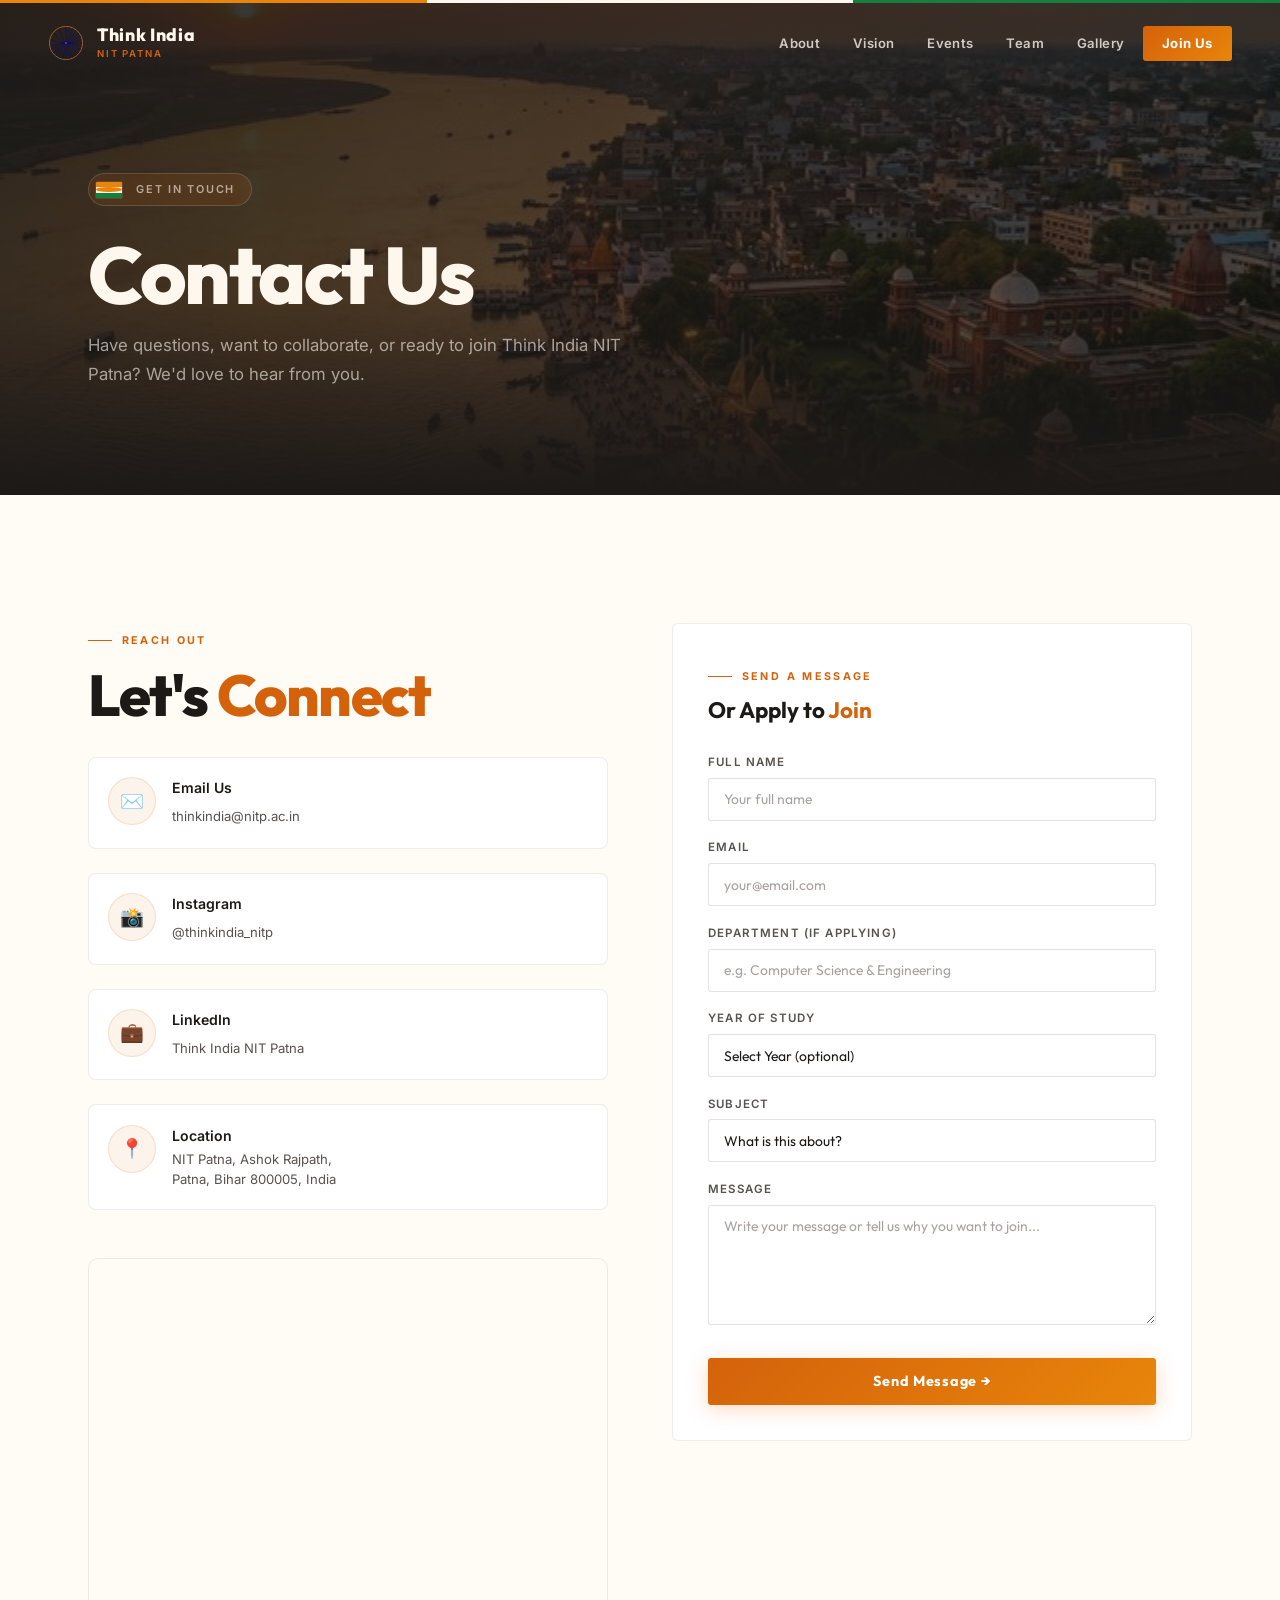
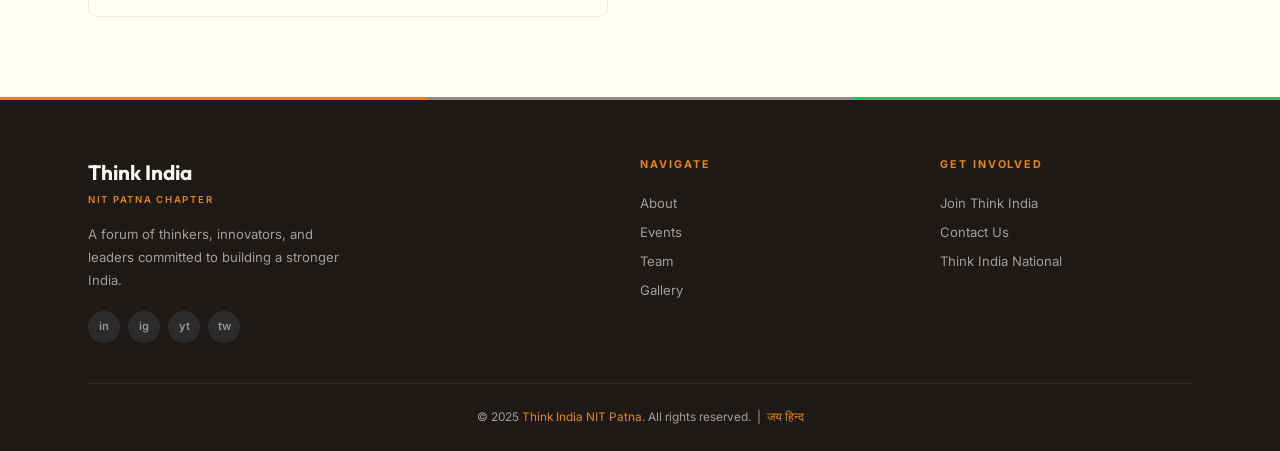
<file: contact.html>
<!DOCTYPE html>
<html lang="en">
<head>
    <meta charset="UTF-8">
    <meta name="viewport" content="width=device-width, initial-scale=1.0">
    <title>Contact — Think India NIT Patna</title>
    <meta name="description" content="Contact Think India NIT Patna — reach out for membership, collaborations, or inquiries. Join India's student-led nation-building movement.">
    <link rel="preconnect" href="https://fonts.googleapis.com">
    <link rel="preconnect" href="https://fonts.gstatic.com" crossorigin>
    <link href="https://fonts.googleapis.com/css2?family=Inter:wght@300;400;500;600;700&family=Outfit:wght@300;400;500;600;700;800&display=swap" rel="stylesheet">
    <link rel="stylesheet" href="style.css">
    <link rel="stylesheet" href="pages.css">
</head>
<body>
    
    <div class="tricolour-bar"><div></div><div></div><div></div></div>
    <div class="scroll-progress" id="scrollProg"></div>

    <nav id="navbar">
        <a href="index.html" class="nav-logo">
            <svg class="nav-logo-chakra" viewBox="0 0 100 100" fill="none" xmlns="http://www.w3.org/2000/svg">
                <circle cx="50" cy="50" r="46" stroke="#FF9933" stroke-width="1.5" />
                <circle cx="50" cy="50" r="5" fill="#000080" /><circle cx="50" cy="50" r="2" fill="#FF9933" />
                <g stroke="#000080" stroke-width="1">
                    <line x1="50" y1="4" x2="50" y2="45" /><line x1="69.1" y1="9.3" x2="54.8" y2="47.5" />
                    <line x1="84.7" y1="22.3" x2="56.1" y2="52.3" /><line x1="93.3" y1="40.8" x2="55.5" y2="52.1" />
                    <line x1="93.3" y1="59.2" x2="55.5" y2="47.9" /><line x1="84.7" y1="77.7" x2="56.1" y2="47.7" />
                    <line x1="69.1" y1="90.7" x2="54.8" y2="52.5" /><line x1="50" y1="96" x2="50" y2="55" />
                    <line x1="30.9" y1="90.7" x2="45.2" y2="52.5" /><line x1="15.3" y1="77.7" x2="43.9" y2="47.7" />
                    <line x1="6.7" y1="59.2" x2="44.5" y2="47.9" /><line x1="6.7" y1="40.8" x2="44.5" y2="52.1" />
                    <line x1="15.3" y1="22.3" x2="43.9" y2="52.3" /><line x1="30.9" y1="9.3" x2="45.2" y2="47.5" />
                    <line x1="59.5" y1="5.5" x2="51.6" y2="45.2" /><line x1="78.5" y1="15" x2="55.2" y2="49.5" />
                    <line x1="91.5" y1="31.8" x2="54.8" y2="51.4" /><line x1="96.5" y1="50" x2="55" y2="50" />
                    <line x1="91.5" y1="68.2" x2="54.8" y2="48.6" /><line x1="78.5" y1="85" x2="55.2" y2="50.5" />
                    <line x1="59.5" y1="94.5" x2="51.6" y2="54.8" /><line x1="40.5" y1="94.5" x2="48.4" y2="54.8" />
                    <line x1="21.5" y1="85" x2="44.8" y2="50.5" /><line x1="8.5" y1="68.2" x2="45.2" y2="48.6" />
                </g>
            </svg>
            <div class="nav-logo-text"><span class="main">Think India</span><span class="sub">NIT Patna</span></div>
        </a>
        <ul class="nav-links">
            <li><a href="about.html">About</a></li>
            <li><a href="index.html#vision">Vision</a></li>
            <li><a href="events.html">Events</a></li>
            <li><a href="team.html">Team</a></li>
            <li><a href="gallery.html">Gallery</a></li>
            <li class="nav-cta-li"><a href="contact.html" class="nav-cta active">Join Us</a></li>
        </ul>
        <div class="hamburger" id="hamburger" onclick="toggleMenu()"><span></span><span></span><span></span></div>
    </nav>
    <div class="mobile-menu" id="mobileMenu">
        <a href="about.html" onclick="closeMenu()">About</a>
        <a href="events.html" onclick="closeMenu()">Events</a>
        <a href="team.html" onclick="closeMenu()">Team</a>
        <a href="gallery.html" onclick="closeMenu()">Gallery</a>
        <a href="contact.html" class="cta-mob" onclick="closeMenu()">Contact</a>
    </div>

    <section class="page-hero">
        <div class="page-hero-bg" style="background-image: url('blog-culture.png')"></div>
        <div class="page-hero-overlay"></div>
        <div class="page-hero-content">
            <div class="hero-flag-badge">
                <div class="flag-mini"><div></div><div><div class="dot"></div></div><div></div></div>
                <span>Get In Touch</span>
            </div>
            <h1 class="page-hero-title">Contact <span class="saffron-word">Us</span></h1>
            <p class="page-hero-sub">Have questions, want to collaborate, or ready to join Think India NIT Patna? We'd love to hear from you.</p>
        </div>
    </section>

    <section class="section-pad">
        <div class="container">
            <div class="contact-page-layout">
                <div>
                    <div class="sec-label reveal">Reach Out</div>
                    <h2 class="sec-title reveal rd1">Let's <span class="accent">Connect</span></h2>

                    <div class="contact-info-block" style="margin-top:2rem">
                        <a href="mailto:thinkindia@nitp.ac.in" class="contact-info-item reveal rd1">
                            <div class="contact-info-icon">✉️</div>
                            <div>
                                <h4>Email Us</h4>
                                <span>thinkindia@nitp.ac.in</span>
                            </div>
                        </a>
                        <a href="#" class="contact-info-item reveal rd2">
                            <div class="contact-info-icon">📸</div>
                            <div>
                                <h4>Instagram</h4>
                                <span>@thinkindia_nitp</span>
                            </div>
                        </a>
                        <a href="#" class="contact-info-item reveal rd3">
                            <div class="contact-info-icon">💼</div>
                            <div>
                                <h4>LinkedIn</h4>
                                <span>Think India NIT Patna</span>
                            </div>
                        </a>
                        <div class="contact-info-item reveal rd4">
                            <div class="contact-info-icon">📍</div>
                            <div>
                                <h4>Location</h4>
                                <p>NIT Patna, Ashok Rajpath,<br>Patna, Bihar 800005, India</p>
                            </div>
                        </div>
                    </div>

                    <div class="contact-map reveal">
                        <iframe src="https://www.google.com/maps/embed?pb=!1m18!1m12!1m3!1d3598.3!2d85.17!3d25.62!2m3!1f0!2f0!3f0!3m2!1i1024!2i768!4f13.1!3m3!1m2!1s0x39ed58dce!2sNIT+Patna!5e0!3m2!1sen!2sin" allowfullscreen="" loading="lazy" referrerpolicy="no-referrer-when-downgrade" title="NIT Patna Location"></iframe>
                    </div>
                </div>

                <div>
                    <form class="join-form reveal rd2" onsubmit="return false;">
                        <div class="sec-label" style="margin-bottom:0.5rem">Send a Message</div>
                        <h3 style="font-family:'Outfit',sans-serif;font-size:1.4rem;font-weight:700;color:var(--text-primary);margin-bottom:1.5rem">Or Apply to <span style="color:var(--saffron)">Join</span></h3>
                        <div class="form-row">
                            <label>Full Name</label>
                            <input type="text" placeholder="Your full name" required>
                        </div>
                        <div class="form-row">
                            <label>Email</label>
                            <input type="email" placeholder="your@email.com" required>
                        </div>
                        <div class="form-row">
                            <label>Department (if applying)</label>
                            <input type="text" placeholder="e.g. Computer Science & Engineering">
                        </div>
                        <div class="form-row">
                            <label>Year of Study</label>
                            <select>
                                <option value="">Select Year (optional)</option>
                                <option>1st Year</option>
                                <option>2nd Year</option>
                                <option>3rd Year</option>
                                <option>4th Year</option>
                                <option>M.Tech / 5th Year</option>
                            </select>
                        </div>
                        <div class="form-row">
                            <label>Subject</label>
                            <select required>
                                <option value="">What is this about?</option>
                                <option>I want to join Think India</option>
                                <option>Event inquiry</option>
                                <option>Collaboration / Partnership</option>
                                <option>Media inquiry</option>
                                <option>Other</option>
                            </select>
                        </div>
                        <div class="form-row">
                            <label>Message</label>
                            <textarea placeholder="Write your message or tell us why you want to join..." required style="min-height:120px"></textarea>
                        </div>
                        <button type="submit" class="btn-submit-form" id="contactSubmit">Send Message →</button>
                    </form>
                </div>
            </div>
        </div>
    </section>

    <footer>
        <div class="footer-tricolour"><div></div><div></div><div></div></div>
        <div class="container">
            <div class="footer-inner">
                <div class="footer-brand">
                    <div class="footer-brand-title">Think India</div>
                    <span class="footer-brand-sub">NIT Patna Chapter</span>
                    <p>A forum of thinkers, innovators, and leaders committed to building a stronger India.</p>
                    <div class="footer-socials">
                        <a href="#" class="f-social">in</a><a href="#" class="f-social">ig</a>
                        <a href="#" class="f-social">yt</a><a href="#" class="f-social">tw</a>
                    </div>
                </div>
                <div class="footer-col">
                    <h4>Navigate</h4>
                    <a href="about.html">About</a><a href="events.html">Events</a>
                    <a href="team.html">Team</a><a href="gallery.html">Gallery</a>
                </div>
                <div class="footer-col">
                    <h4>Get Involved</h4>
                    <a href="contact.html">Join Think India</a><a href="contact.html">Contact Us</a>
                    <a href="#">Think India National</a>
                </div>
            </div>
            <div class="footer-bottom">&copy; 2025 <span class="hl">Think India NIT Patna</span>. All rights reserved. &nbsp;|&nbsp; <span class="hl">जय हिन्द</span></div>
        </div>
    </footer>

    <!-- FLOATING CTA (FAB) -->
    <div class="floating-cta" id="floatingCta">
        <a href="contact.html">
            <span class="cta-icon">🇮🇳</span>
            <span class="cta-text">Join Chapter</span>
        </a>
    </div>

    <script src="script.js" defer></script>
</body>
</html>
</file>
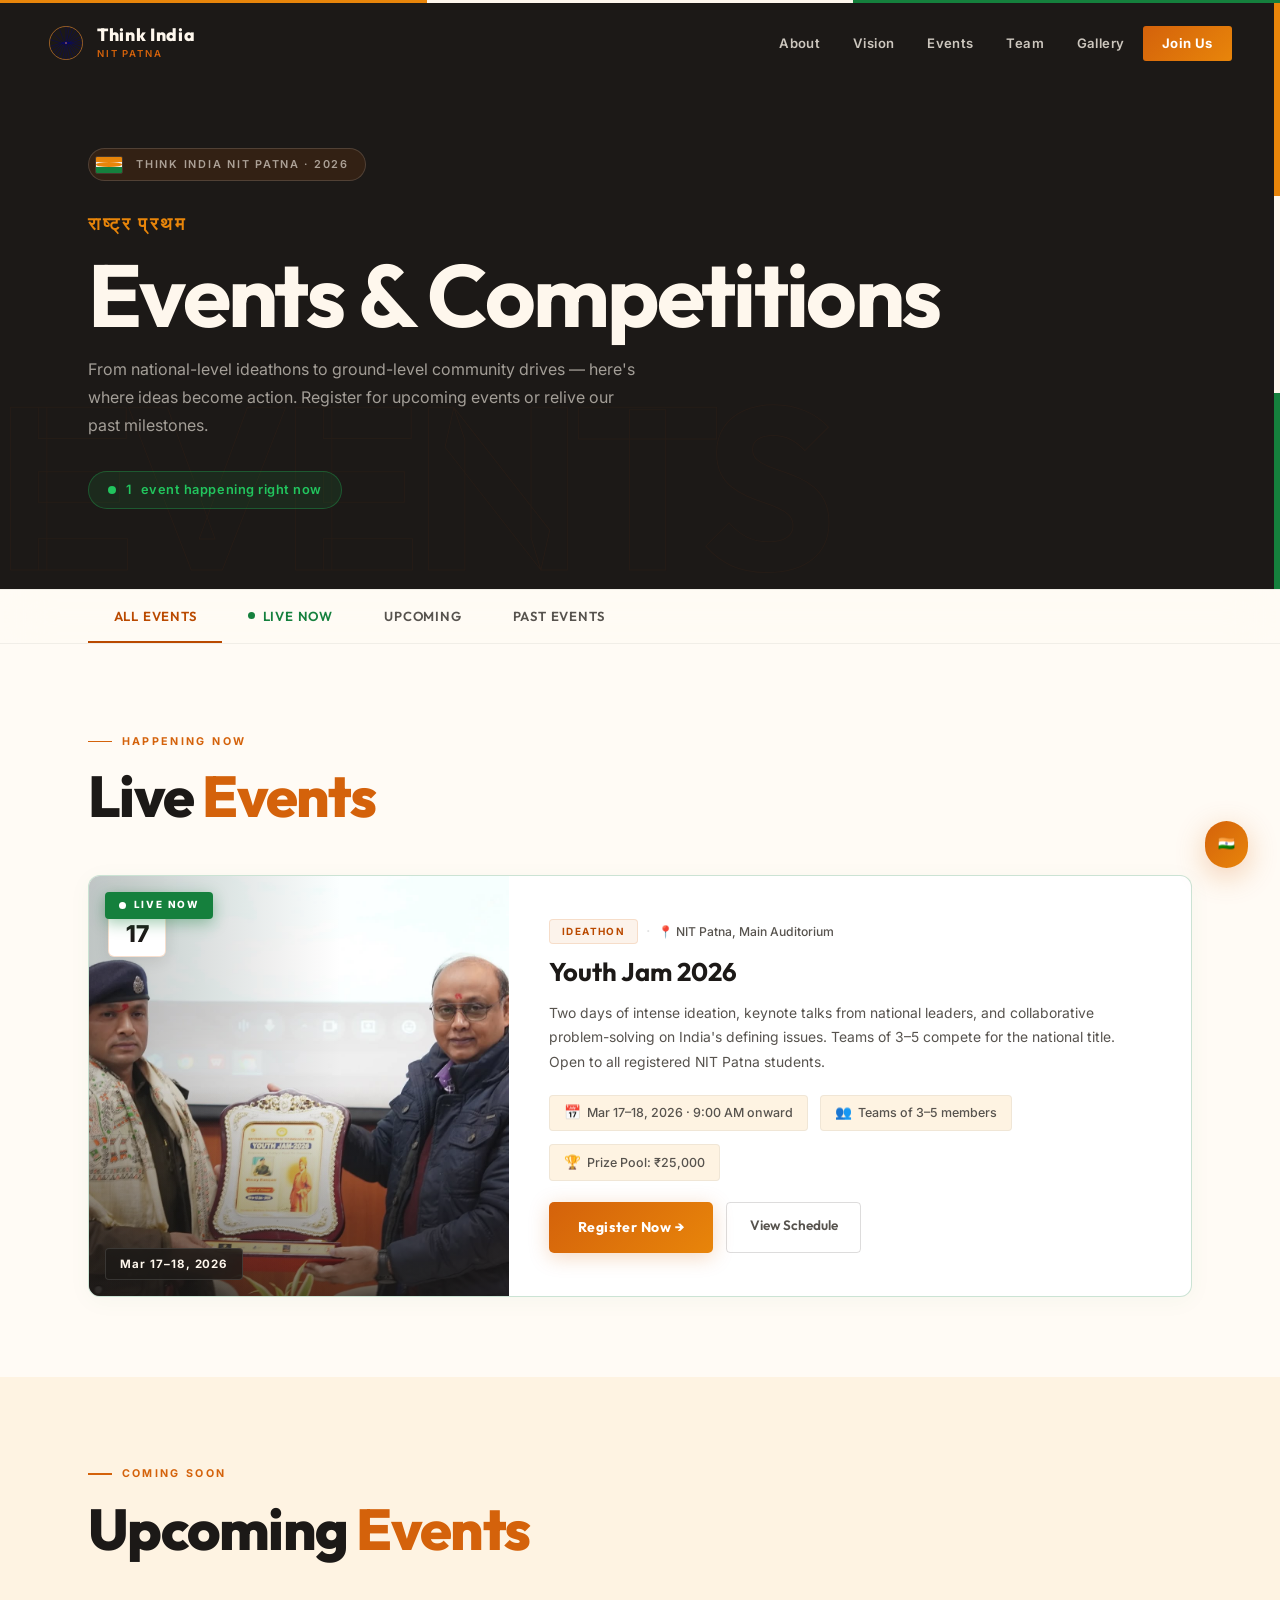
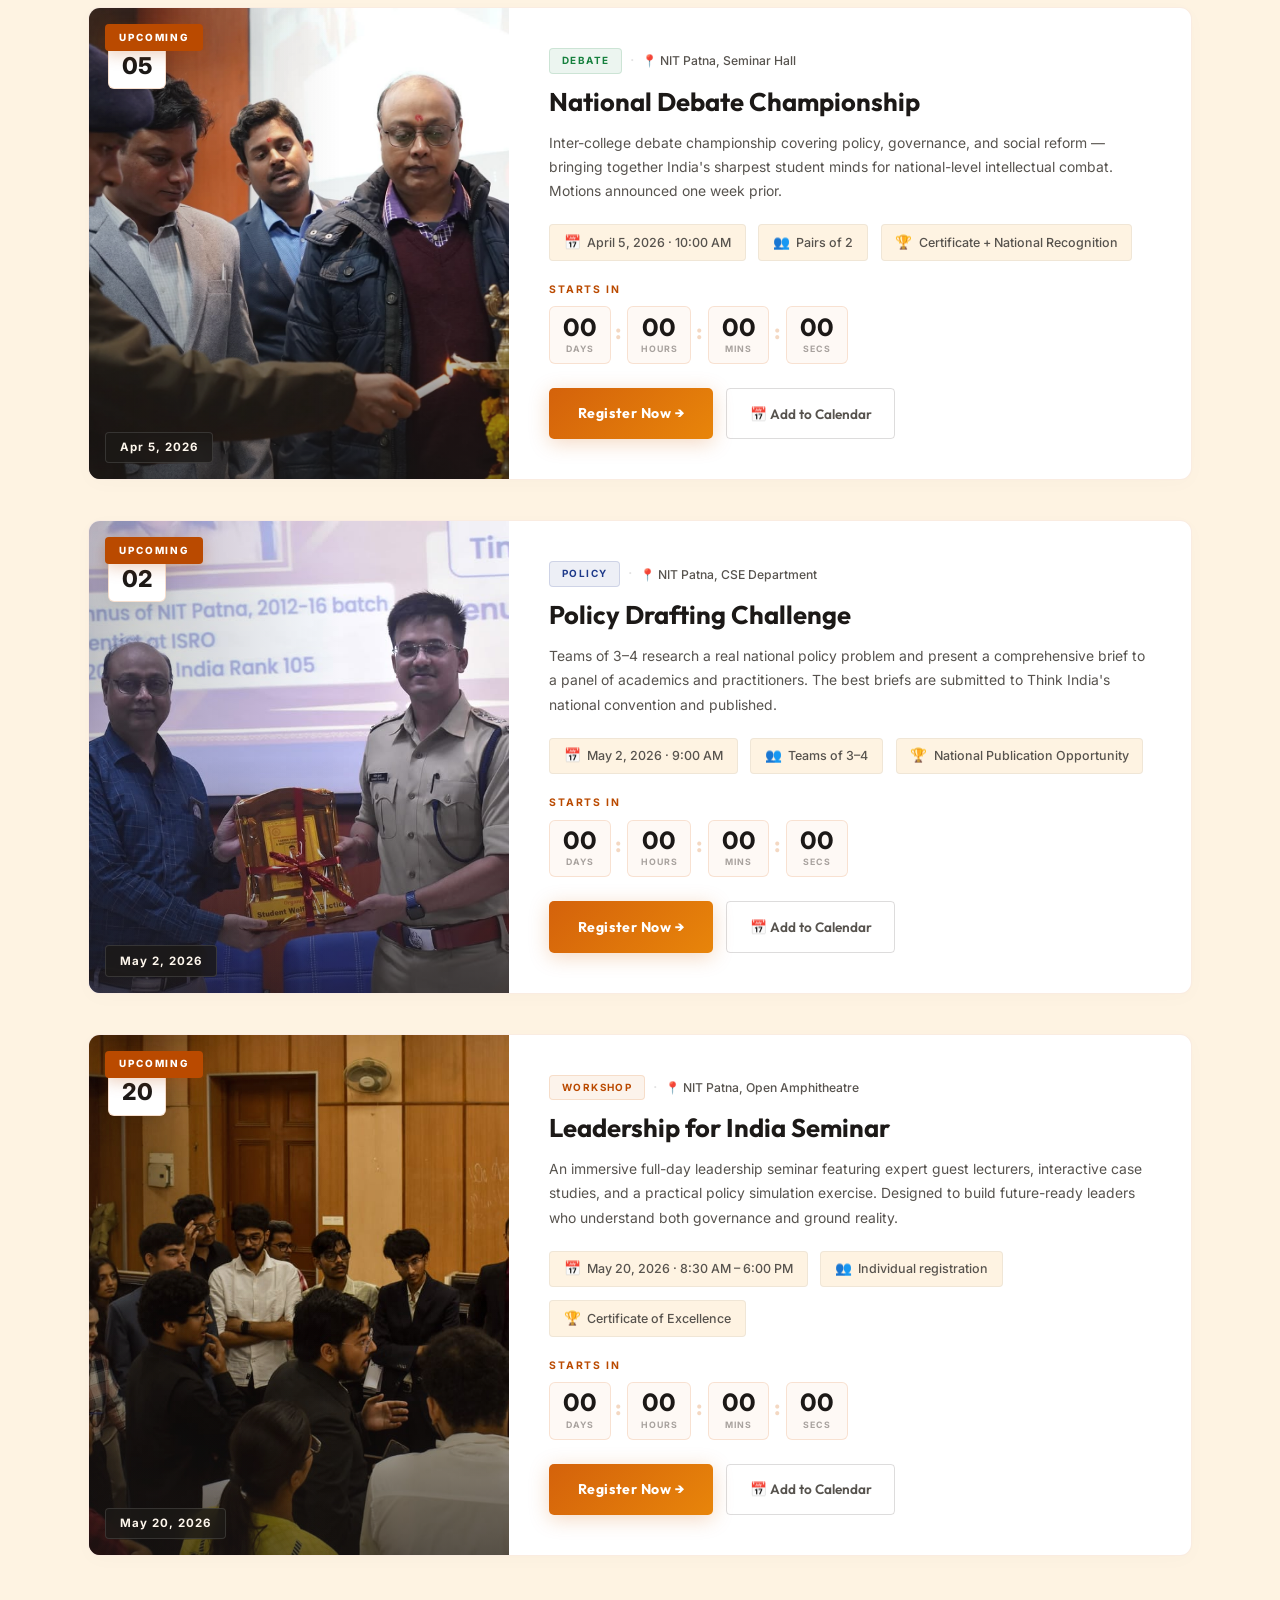
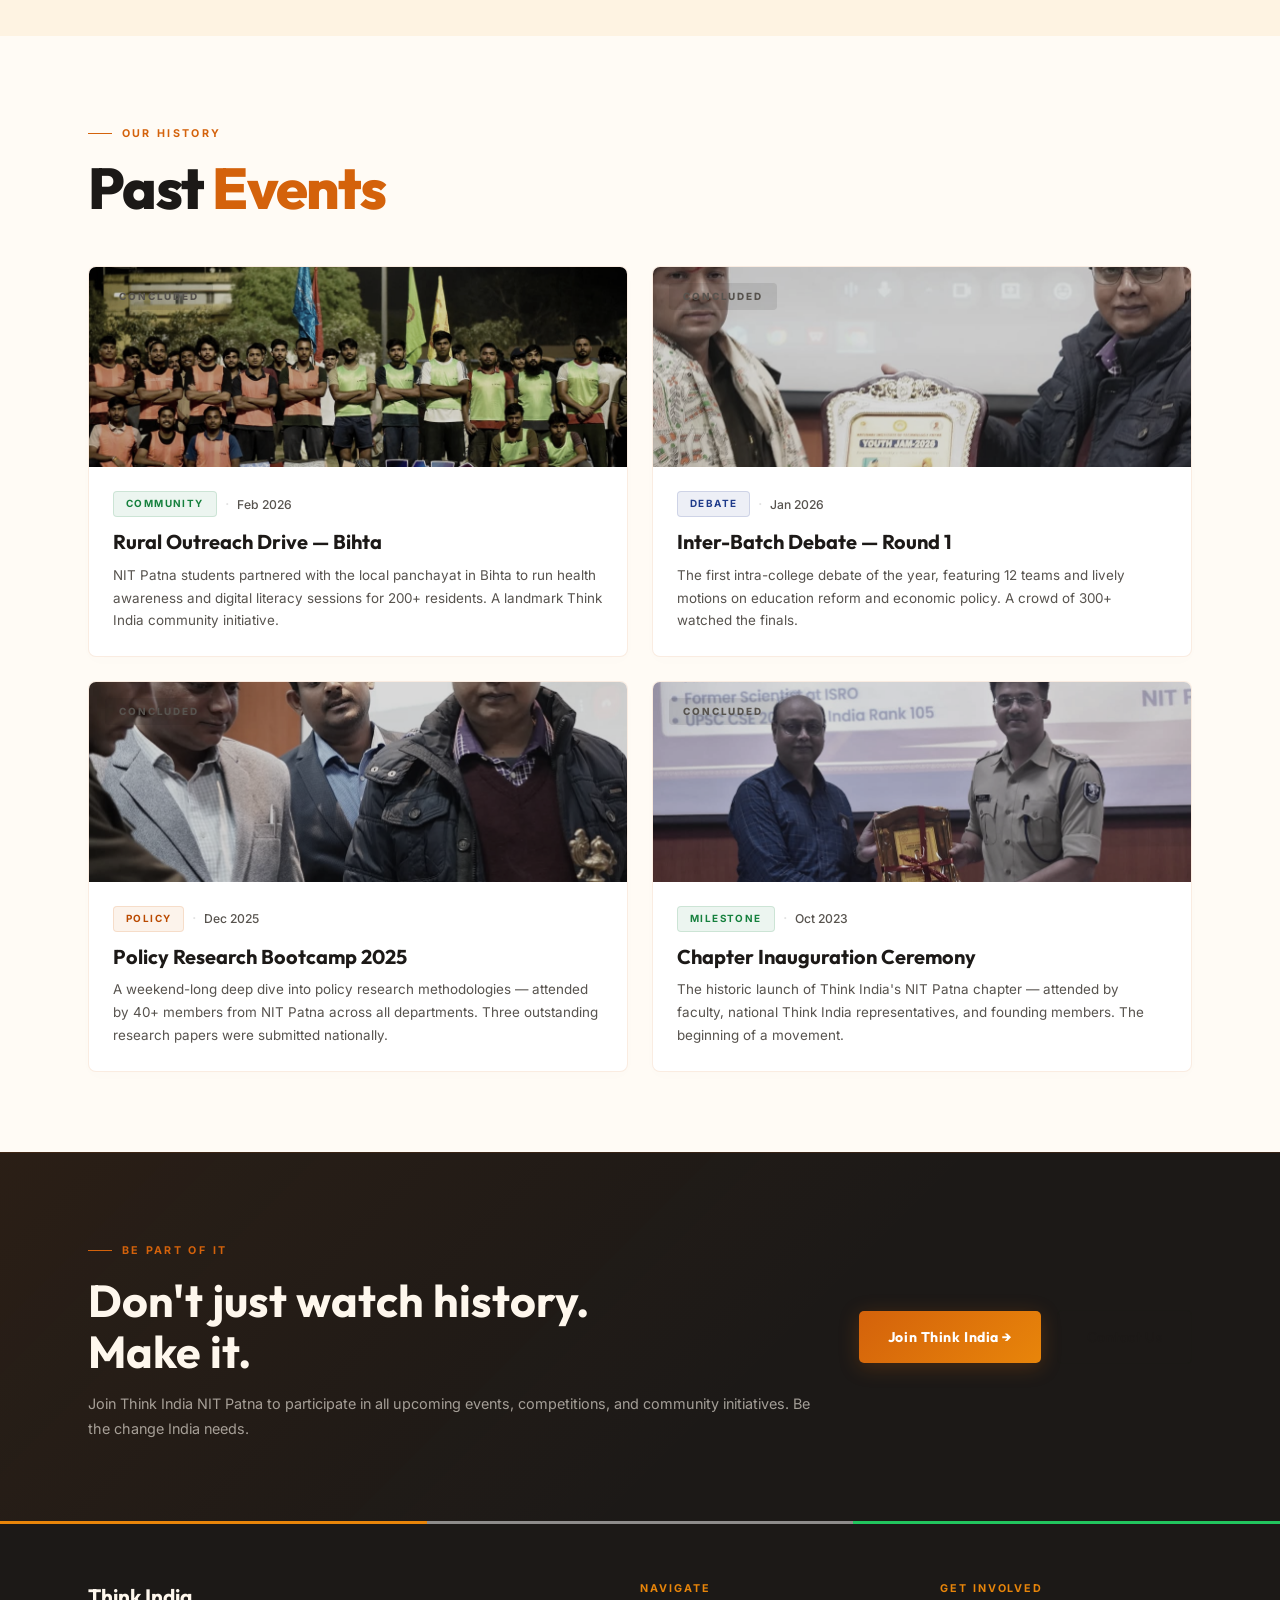
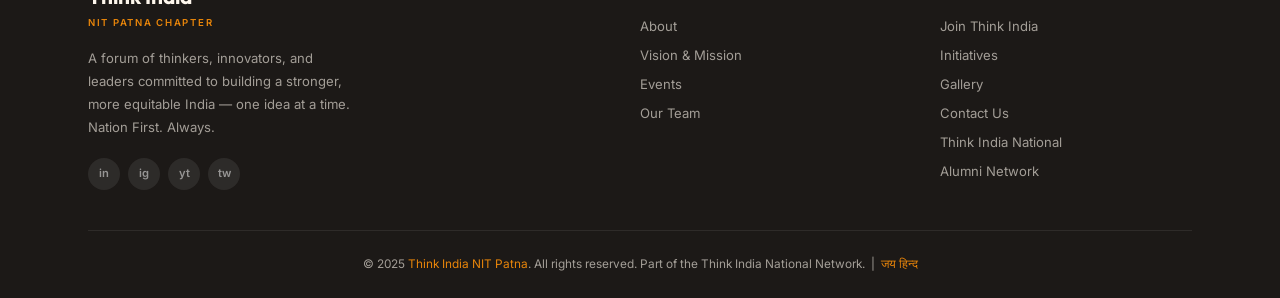
<file: events.html>
<!DOCTYPE html>
<html lang="en">
<head>
    <meta charset="UTF-8">
    <meta name="viewport" content="width=device-width, initial-scale=1.0">
    <title>Events — Think India NIT Patna</title>
    <meta name="description" content="Upcoming and ongoing events by Think India NIT Patna — Youth Jam, National Debate, Policy Challenges and more.">
    <link rel="preconnect" href="https://fonts.googleapis.com">
    <link rel="preconnect" href="https://fonts.gstatic.com" crossorigin>
    <link href="https://fonts.googleapis.com/css2?family=Inter:wght@300;400;500;600;700&family=Outfit:wght@300;400;500;600;700;800&display=swap" rel="stylesheet">
    <link rel="stylesheet" href="style.css">
    <link rel="stylesheet" href="events.css">
</head>
<body>
    

    <!-- TRICOLOUR BAR -->
    <div class="tricolour-bar">
        <div></div><div></div><div></div>
    </div>
    <div class="scroll-progress" id="scrollProg"></div>

    <!-- NAVBAR -->
    <nav id="navbar">
        <a href="index.html" class="nav-logo">
            <svg class="nav-logo-chakra" viewBox="0 0 100 100" fill="none" xmlns="http://www.w3.org/2000/svg">
                <circle cx="50" cy="50" r="46" stroke="#FF9933" stroke-width="1.5" />
                <circle cx="50" cy="50" r="5" fill="#000080" />
                <circle cx="50" cy="50" r="2" fill="#FF9933" />
                <g stroke="#000080" stroke-width="1">
                    <line x1="50" y1="4" x2="50" y2="45" /><line x1="69.1" y1="9.3" x2="54.8" y2="47.5" />
                    <line x1="84.7" y1="22.3" x2="56.1" y2="52.3" /><line x1="93.3" y1="40.8" x2="55.5" y2="52.1" />
                    <line x1="93.3" y1="59.2" x2="55.5" y2="47.9" /><line x1="84.7" y1="77.7" x2="56.1" y2="47.7" />
                    <line x1="69.1" y1="90.7" x2="54.8" y2="52.5" /><line x1="50" y1="96" x2="50" y2="55" />
                    <line x1="30.9" y1="90.7" x2="45.2" y2="52.5" /><line x1="15.3" y1="77.7" x2="43.9" y2="47.7" />
                    <line x1="6.7" y1="59.2" x2="44.5" y2="47.9" /><line x1="6.7" y1="40.8" x2="44.5" y2="52.1" />
                    <line x1="15.3" y1="22.3" x2="43.9" y2="52.3" /><line x1="30.9" y1="9.3" x2="45.2" y2="47.5" />
                    <line x1="59.5" y1="5.5" x2="51.6" y2="45.2" /><line x1="78.5" y1="15" x2="55.2" y2="49.5" />
                    <line x1="91.5" y1="31.8" x2="54.8" y2="51.4" /><line x1="96.5" y1="50" x2="55" y2="50" />
                    <line x1="91.5" y1="68.2" x2="54.8" y2="48.6" /><line x1="78.5" y1="85" x2="55.2" y2="50.5" />
                    <line x1="59.5" y1="94.5" x2="51.6" y2="54.8" /><line x1="40.5" y1="94.5" x2="48.4" y2="54.8" />
                    <line x1="21.5" y1="85" x2="44.8" y2="50.5" /><line x1="8.5" y1="68.2" x2="45.2" y2="48.6" />
                </g>
            </svg>
            <div class="nav-logo-text">
                <span class="main">Think India</span>
                <span class="sub">NIT Patna</span>
            </div>
        </a>
        <ul class="nav-links">
            <li><a href="about.html">About</a></li>
            <li><a href="index.html#vision">Vision</a></li>
            <li><a href="events.html" class="active">Events</a></li>
            <li><a href="team.html">Team</a></li>
            <li><a href="gallery.html">Gallery</a></li>
            <li class="nav-cta-li"><a href="contact.html" class="nav-cta">Join Us</a></li>
        </ul>
        <div class="hamburger" id="hamburger" onclick="toggleMenu()">
            <span></span><span></span><span></span>
        </div>
    </nav>

    <div class="mobile-menu" id="mobileMenu">
        <a href="about.html" onclick="closeMenu()">About</a>
        <a href="index.html#vision" onclick="closeMenu()">Vision</a>
        <a href="events.html" onclick="closeMenu()">Events</a>
        <a href="team.html" onclick="closeMenu()">Team</a>
        <a href="gallery.html" onclick="closeMenu()">Gallery</a>
        <a href="contact.html" class="cta-mob" onclick="closeMenu()">Join Us →</a>
    </div>

    <!-- EVENTS HERO -->
    <section class="events-page-hero">
        <div class="events-hero-bg-text">EVENTS</div>
        <div class="hero-stripe"><div></div><div></div><div></div></div>
        <div class="events-hero-content">
            <div class="hero-flag-badge">
                <div class="flag-mini">
                    <div></div>
                    <div><div class="dot"></div></div>
                    <div></div>
                </div>
                <span>Think India NIT Patna · 2026</span>
            </div>
            <div class="hero-devanagari">राष्ट्र प्रथम</div>
            <h1 class="events-hero-heading">Events &amp; <span class="saffron-word">Competitions</span></h1>
            <p class="events-hero-sub">From national-level ideathons to ground-level community drives — here's where ideas become action. Register for upcoming events or relive our past milestones.</p>
            <div class="events-live-count">
                <div class="elc-dot"></div>
                <span id="liveEventCount">1</span> event happening right now
            </div>
        </div>
    </section>

    <!-- FILTER BAR -->
    <div class="ev-filter-strip">
        <div class="container ev-filter-inner">
            <button class="ev-filter-btn active" data-filter="all" onclick="filterEvents('all', this)">All Events</button>
            <button class="ev-filter-btn ev-filter-live" data-filter="live" onclick="filterEvents('live', this)">
                <span class="btn-live-dot"></span> Live Now
            </button>
            <button class="ev-filter-btn" data-filter="upcoming" onclick="filterEvents('upcoming', this)">Upcoming</button>
            <button class="ev-filter-btn" data-filter="past" onclick="filterEvents('past', this)">Past Events</button>
        </div>
    </div>

    <!-- ─── ONGOING / LIVE EVENTS ─── -->
    <section class="section-pad" id="live-events">
        <div class="container">
            <div class="sec-label reveal">Happening Now</div>
            <h2 class="sec-title reveal rd1">Live <span class="accent">Events</span></h2>

            <div class="events-full-grid" id="liveGrid">
                <!-- Youth Jam 2026 — ONGOING -->
                <article class="ev-full-card ev-card-live event-item" data-status="live">
                    <div class="ev-full-image-wrap">
                        <div class="calendar-badge">
                            <span class="month">MAR</span>
                            <span class="day">17</span>
                        </div>
                        <img src="images/WhatsApp Image 2026-05-24 at 11.43.19.jpeg" alt="Youth Jam 2026" class="ev-full-img" loading="lazy">
                        <div class="ev-full-img-overlay"></div>
                        <span class="ev-status-badge ev-badge-live">
                            <span class="live-pulse"></span> LIVE NOW
                        </span>
                        <div class="ev-full-date-chip">Mar 17–18, 2026</div>
                    </div>
                    <div class="ev-full-body">
                        <div class="ev-full-meta">
                            <span class="ev-tag ev-tag-s">Ideathon</span>
                            <span class="ev-meta-sep">·</span>
                            <span class="ev-meta-venue">📍 NIT Patna, Main Auditorium</span>
                        </div>
                        <h3 class="ev-full-title">Youth Jam 2026</h3>
                        <p class="ev-full-desc">Two days of intense ideation, keynote talks from national leaders, and collaborative problem-solving on India's defining issues. Teams of 3–5 compete for the national title. Open to all registered NIT Patna students.</p>
                        <div class="ev-full-info-row">
                            <div class="ev-info-item">
                                <span class="ev-info-icon">📅</span>
                                <span>Mar 17–18, 2026 · 9:00 AM onward</span>
                            </div>
                            <div class="ev-info-item">
                                <span class="ev-info-icon">👥</span>
                                <span>Teams of 3–5 members</span>
                            </div>
                            <div class="ev-info-item">
                                <span class="ev-info-icon">🏆</span>
                                <span>Prize Pool: ₹25,000</span>
                            </div>
                        </div>
                        <div class="ev-full-actions">
                            <a href="index.html#join" class="btn-saffron">Register Now →</a>
                            <a href="#" class="btn-ghost-sm">View Schedule</a>
                        </div>
                    </div>
                </article>
            </div>
        </div>
    </section>

    <!-- ─── UPCOMING EVENTS ─── -->
    <section class="section-pad ev-upcoming-section" id="upcoming-events">
        <div class="container">
            <div class="sec-label reveal">Coming Soon</div>
            <h2 class="sec-title reveal rd1">Upcoming <span class="accent">Events</span></h2>

            <div class="events-full-grid" id="upcomingGrid">

                <!-- National Debate Championship -->
                <article class="ev-full-card event-item" data-status="upcoming">
                    <div class="ev-full-image-wrap">
                        <div class="calendar-badge">
                            <span class="month">APR</span>
                            <span class="day">05</span>
                        </div>
                        <img src="images/WhatsApp Image 2026-05-24 at 11.43.20.jpeg" alt="National Debate Championship" class="ev-full-img" loading="lazy">
                        <div class="ev-full-img-overlay"></div>
                        <span class="ev-status-badge ev-badge-upcoming">UPCOMING</span>
                        <div class="ev-full-date-chip">Apr 5, 2026</div>
                    </div>
                    <div class="ev-full-body">
                        <div class="ev-full-meta">
                            <span class="ev-tag ev-tag-g">Debate</span>
                            <span class="ev-meta-sep">·</span>
                            <span class="ev-meta-venue">📍 NIT Patna, Seminar Hall</span>
                        </div>
                        <h3 class="ev-full-title">National Debate Championship</h3>
                        <p class="ev-full-desc">Inter-college debate championship covering policy, governance, and social reform — bringing together India's sharpest student minds for national-level intellectual combat. Motions announced one week prior.</p>
                        <div class="ev-full-info-row">
                            <div class="ev-info-item"><span class="ev-info-icon">📅</span><span>April 5, 2026 · 10:00 AM</span></div>
                            <div class="ev-info-item"><span class="ev-info-icon">👥</span><span>Pairs of 2</span></div>
                            <div class="ev-info-item"><span class="ev-info-icon">🏆</span><span>Certificate + National Recognition</span></div>
                        </div>
                        <div class="ev-countdown-wrap">
                            <div class="ev-countdown-label">Starts in</div>
                            <div class="ev-countdown" data-target="2026-04-05T10:00:00">
                                <div class="ev-cd-unit"><span class="ev-cd-num" id="cd1-d">--</span><span class="ev-cd-label">Days</span></div>
                                <div class="ev-cd-sep">:</div>
                                <div class="ev-cd-unit"><span class="ev-cd-num" id="cd1-h">--</span><span class="ev-cd-label">Hours</span></div>
                                <div class="ev-cd-sep">:</div>
                                <div class="ev-cd-unit"><span class="ev-cd-num" id="cd1-m">--</span><span class="ev-cd-label">Mins</span></div>
                                <div class="ev-cd-sep">:</div>
                                <div class="ev-cd-unit"><span class="ev-cd-num" id="cd1-s">--</span><span class="ev-cd-label">Secs</span></div>
                            </div>
                        </div>
                        <div class="ev-full-actions">
                            <a href="index.html#join" class="btn-saffron">Register Now →</a>
                            <button class="btn-ghost-sm" onclick="downloadICS('National Debate Championship', 'Inter-college debate championship on policy, governance & social reform by Think India NIT Patna.', 'NIT Patna Seminar Hall', '2026-04-05T10:00:00', '2026-04-05T17:00:00')">📅 Add to Calendar</button>
                        </div>
                    </div>
                </article>

                <!-- Policy Drafting Challenge -->
                <article class="ev-full-card event-item" data-status="upcoming">
                    <div class="ev-full-image-wrap">
                        <div class="calendar-badge">
                            <span class="month">MAY</span>
                            <span class="day">02</span>
                        </div>
                        <img src="images/WhatsApp Image 2026-05-24 at 11.43.30.jpeg" alt="Policy Drafting Challenge" class="ev-full-img" loading="lazy">
                        <div class="ev-full-img-overlay"></div>
                        <span class="ev-status-badge ev-badge-upcoming">UPCOMING</span>
                        <div class="ev-full-date-chip">May 2, 2026</div>
                    </div>
                    <div class="ev-full-body">
                        <div class="ev-full-meta">
                            <span class="ev-tag ev-tag-b">Policy</span>
                            <span class="ev-meta-sep">·</span>
                            <span class="ev-meta-venue">📍 NIT Patna, CSE Department</span>
                        </div>
                        <h3 class="ev-full-title">Policy Drafting Challenge</h3>
                        <p class="ev-full-desc">Teams of 3–4 research a real national policy problem and present a comprehensive brief to a panel of academics and practitioners. The best briefs are submitted to Think India's national convention and published.</p>
                        <div class="ev-full-info-row">
                            <div class="ev-info-item"><span class="ev-info-icon">📅</span><span>May 2, 2026 · 9:00 AM</span></div>
                            <div class="ev-info-item"><span class="ev-info-icon">👥</span><span>Teams of 3–4</span></div>
                            <div class="ev-info-item"><span class="ev-info-icon">🏆</span><span>National Publication Opportunity</span></div>
                        </div>
                        <div class="ev-countdown-wrap">
                            <div class="ev-countdown-label">Starts in</div>
                            <div class="ev-countdown" data-target="2026-05-02T09:00:00">
                                <div class="ev-cd-unit"><span class="ev-cd-num" id="cd2-d">--</span><span class="ev-cd-label">Days</span></div>
                                <div class="ev-cd-sep">:</div>
                                <div class="ev-cd-unit"><span class="ev-cd-num" id="cd2-h">--</span><span class="ev-cd-label">Hours</span></div>
                                <div class="ev-cd-sep">:</div>
                                <div class="ev-cd-unit"><span class="ev-cd-num" id="cd2-m">--</span><span class="ev-cd-label">Mins</span></div>
                                <div class="ev-cd-sep">:</div>
                                <div class="ev-cd-unit"><span class="ev-cd-num" id="cd2-s">--</span><span class="ev-cd-label">Secs</span></div>
                            </div>
                        </div>
                        <div class="ev-full-actions">
                            <a href="index.html#join" class="btn-saffron">Register Now →</a>
                            <button class="btn-ghost-sm" onclick="downloadICS('Policy Drafting Challenge', 'Research and draft a real national policy brief judged by academics.', 'NIT Patna CSE Department', '2026-05-02T09:00:00', '2026-05-02T16:00:00')">📅 Add to Calendar</button>
                        </div>
                    </div>
                </article>

                <!-- Leadership Workshop -->
                <article class="ev-full-card event-item" data-status="upcoming">
                    <div class="ev-full-image-wrap">
                        <div class="calendar-badge">
                            <span class="month">MAY</span>
                            <span class="day">20</span>
                        </div>
                        <img src="images/WhatsApp Image 2026-05-24 at 13.37.10.jpeg" alt="Leadership Workshop" class="ev-full-img" loading="lazy">
                        <div class="ev-full-img-overlay"></div>
                        <span class="ev-status-badge ev-badge-upcoming">UPCOMING</span>
                        <div class="ev-full-date-chip">May 20, 2026</div>
                    </div>
                    <div class="ev-full-body">
                        <div class="ev-full-meta">
                            <span class="ev-tag ev-tag-s">Workshop</span>
                            <span class="ev-meta-sep">·</span>
                            <span class="ev-meta-venue">📍 NIT Patna, Open Amphitheatre</span>
                        </div>
                        <h3 class="ev-full-title">Leadership for India Seminar</h3>
                        <p class="ev-full-desc">An immersive full-day leadership seminar featuring expert guest lecturers, interactive case studies, and a practical policy simulation exercise. Designed to build future-ready leaders who understand both governance and ground reality.</p>
                        <div class="ev-full-info-row">
                            <div class="ev-info-item"><span class="ev-info-icon">📅</span><span>May 20, 2026 · 8:30 AM – 6:00 PM</span></div>
                            <div class="ev-info-item"><span class="ev-info-icon">👥</span><span>Individual registration</span></div>
                            <div class="ev-info-item"><span class="ev-info-icon">🏆</span><span>Certificate of Excellence</span></div>
                        </div>
                        <div class="ev-countdown-wrap">
                            <div class="ev-countdown-label">Starts in</div>
                            <div class="ev-countdown" data-target="2026-05-20T08:30:00">
                                <div class="ev-cd-unit"><span class="ev-cd-num" id="cd3-d">--</span><span class="ev-cd-label">Days</span></div>
                                <div class="ev-cd-sep">:</div>
                                <div class="ev-cd-unit"><span class="ev-cd-num" id="cd3-h">--</span><span class="ev-cd-label">Hours</span></div>
                                <div class="ev-cd-sep">:</div>
                                <div class="ev-cd-unit"><span class="ev-cd-num" id="cd3-m">--</span><span class="ev-cd-label">Mins</span></div>
                                <div class="ev-cd-sep">:</div>
                                <div class="ev-cd-unit"><span class="ev-cd-num" id="cd3-s">--</span><span class="ev-cd-label">Secs</span></div>
                            </div>
                        </div>
                        <div class="ev-full-actions">
                            <a href="index.html#join" class="btn-saffron">Register Now →</a>
                            <button class="btn-ghost-sm" onclick="downloadICS('Leadership for India Seminar', 'Full-day seminar featuring guest lecturers, case studies, and policy simulation.', 'NIT Patna Open Amphitheatre', '2026-05-20T08:30:00', '2026-05-20T18:00:00')">📅 Add to Calendar</button>
                        </div>
                    </div>
                </article>

            </div>
        </div>
    </section>

    <!-- ─── PAST EVENTS ─── -->
    <section class="section-pad" id="past-events">
        <div class="container">
            <div class="sec-label reveal">Our History</div>
            <h2 class="sec-title reveal rd1">Past <span class="accent">Events</span></h2>

            <div class="events-past-grid" id="pastGrid">

                <article class="ev-past-card event-item" data-status="past">
                    <div class="ev-past-img-wrap">
                        <img src="images/WhatsApp Image 2026-05-24 at 13.37.11.jpeg" alt="Community Outreach Drive" class="ev-past-img" loading="lazy">
                        <span class="ev-status-badge ev-badge-past">CONCLUDED</span>
                    </div>
                    <div class="ev-past-body">
                        <div class="ev-full-meta">
                            <span class="ev-tag ev-tag-g">Community</span>
                            <span class="ev-meta-sep">·</span>
                            <span class="ev-meta-venue">Feb 2026</span>
                        </div>
                        <h3 class="ev-past-title">Rural Outreach Drive — Bihta</h3>
                        <p>NIT Patna students partnered with the local panchayat in Bihta to run health awareness and digital literacy sessions for 200+ residents. A landmark Think India community initiative.</p>
                    </div>
                </article>

                <article class="ev-past-card event-item" data-status="past">
                    <div class="ev-past-img-wrap">
                        <img src="images/WhatsApp Image 2026-05-24 at 11.43.19.jpeg" alt="Debate Workshop 2025" class="ev-past-img" loading="lazy">
                        <span class="ev-status-badge ev-badge-past">CONCLUDED</span>
                    </div>
                    <div class="ev-past-body">
                        <div class="ev-full-meta">
                            <span class="ev-tag ev-tag-b">Debate</span>
                            <span class="ev-meta-sep">·</span>
                            <span class="ev-meta-venue">Jan 2026</span>
                        </div>
                        <h3 class="ev-past-title">Inter-Batch Debate — Round 1</h3>
                        <p>The first intra-college debate of the year, featuring 12 teams and lively motions on education reform and economic policy. A crowd of 300+ watched the finals.</p>
                    </div>
                </article>

                <article class="ev-past-card event-item" data-status="past">
                    <div class="ev-past-img-wrap">
                        <img src="images/WhatsApp Image 2026-05-24 at 11.43.20.jpeg" alt="Policy Workshop 2025" class="ev-past-img" loading="lazy">
                        <span class="ev-status-badge ev-badge-past">CONCLUDED</span>
                    </div>
                    <div class="ev-past-body">
                        <div class="ev-full-meta">
                            <span class="ev-tag ev-tag-s">Policy</span>
                            <span class="ev-meta-sep">·</span>
                            <span class="ev-meta-venue">Dec 2025</span>
                        </div>
                        <h3 class="ev-past-title">Policy Research Bootcamp 2025</h3>
                        <p>A weekend-long deep dive into policy research methodologies — attended by 40+ members from NIT Patna across all departments. Three outstanding research papers were submitted nationally.</p>
                    </div>
                </article>

                <article class="ev-past-card event-item" data-status="past">
                    <div class="ev-past-img-wrap">
                        <img src="images/WhatsApp Image 2026-05-24 at 11.43.30.jpeg" alt="Chapter Inauguration" class="ev-past-img" loading="lazy">
                        <span class="ev-status-badge ev-badge-past">CONCLUDED</span>
                    </div>
                    <div class="ev-past-body">
                        <div class="ev-full-meta">
                            <span class="ev-tag ev-tag-g">Milestone</span>
                            <span class="ev-meta-sep">·</span>
                            <span class="ev-meta-venue">Oct 2023</span>
                        </div>
                        <h3 class="ev-past-title">Chapter Inauguration Ceremony</h3>
                        <p>The historic launch of Think India's NIT Patna chapter — attended by faculty, national Think India representatives, and founding members. The beginning of a movement.</p>
                    </div>
                </article>

            </div>
        </div>
    </section>

    <!-- CTA BANNER -->
    <section class="ev-cta-banner">
        <div class="container">
            <div class="ev-cta-inner">
                <div class="ev-cta-text">
                    <div class="sec-label">Be Part of It</div>
                    <h2 class="ev-cta-heading">Don't just watch history.<br><span class="saffron-word">Make it.</span></h2>
                    <p>Join Think India NIT Patna to participate in all upcoming events, competitions, and community initiatives. Be the change India needs.</p>
                </div>
                <div class="ev-cta-actions">
                    <a href="index.html#join" class="btn-saffron">Join Think India →</a>
                    <a href="index.html#contact" class="btn-ghost">Contact Us</a>
                </div>
            </div>
        </div>
    </section>

    <!-- FOOTER -->
    <footer>
        <div class="footer-tricolour"><div></div><div></div><div></div></div>
        <div class="container">
            <div class="footer-inner">
                <div class="footer-brand">
                    <div class="footer-brand-title">Think India</div>
                    <span class="footer-brand-sub">NIT Patna Chapter</span>
                    <p>A forum of thinkers, innovators, and leaders committed to building a stronger, more equitable India — one idea at a time. Nation First. Always.</p>
                    <div class="footer-socials">
                        <a href="#" class="f-social">in</a>
                        <a href="#" class="f-social">ig</a>
                        <a href="#" class="f-social">yt</a>
                        <a href="#" class="f-social">tw</a>
                    </div>
                </div>
                <div class="footer-col">
                    <h4>Navigate</h4>
                    <a href="about.html">About</a>
                    <a href="index.html#vision">Vision &amp; Mission</a>
                    <a href="events.html">Events</a>
                    <a href="team.html">Our Team</a>
                </div>
                <div class="footer-col">
                    <h4>Get Involved</h4>
                    <a href="index.html#join">Join Think India</a>
                    <a href="index.html#initiatives">Initiatives</a>
                    <a href="index.html#gallery">Gallery</a>
                    <a href="index.html#contact">Contact Us</a>
                    <a href="#">Think India National</a>
                    <a href="#">Alumni Network</a>
                </div>
            </div>
            <div class="footer-bottom">
                &copy; 2025 <span class="hl">Think India NIT Patna</span>. All rights reserved. Part of the Think India National Network. &nbsp;|&nbsp; <span class="hl">जय हिन्द</span>
            </div>
        </div>
    </footer>

    <!-- FLOATING CTA (FAB) -->
    <div class="floating-cta" id="floatingCta">
        <a href="contact.html">
            <span class="cta-icon">🇮🇳</span>
            <span class="cta-text">Join Chapter</span>
        </a>
    </div>

    <script src="script.js" defer></script>
    <script src="events.js" defer></script>
</body>
</html>
</file>
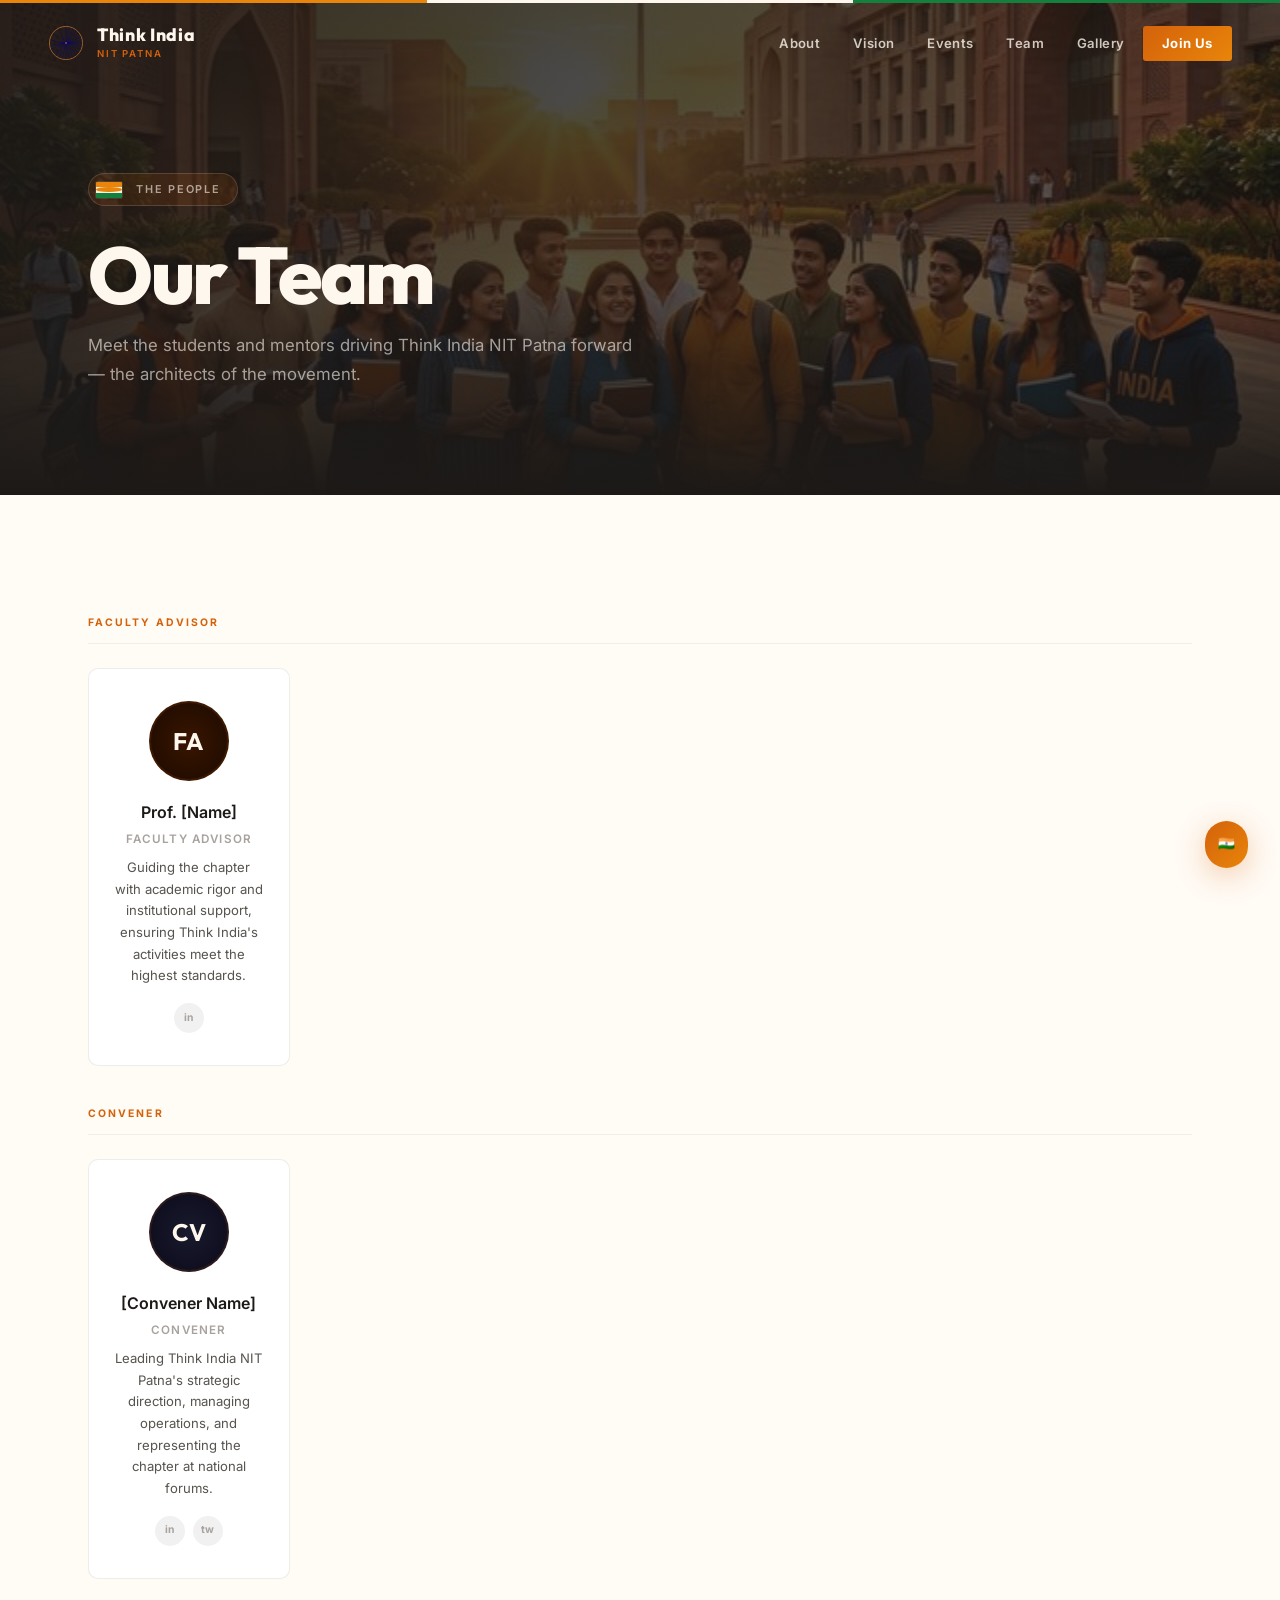
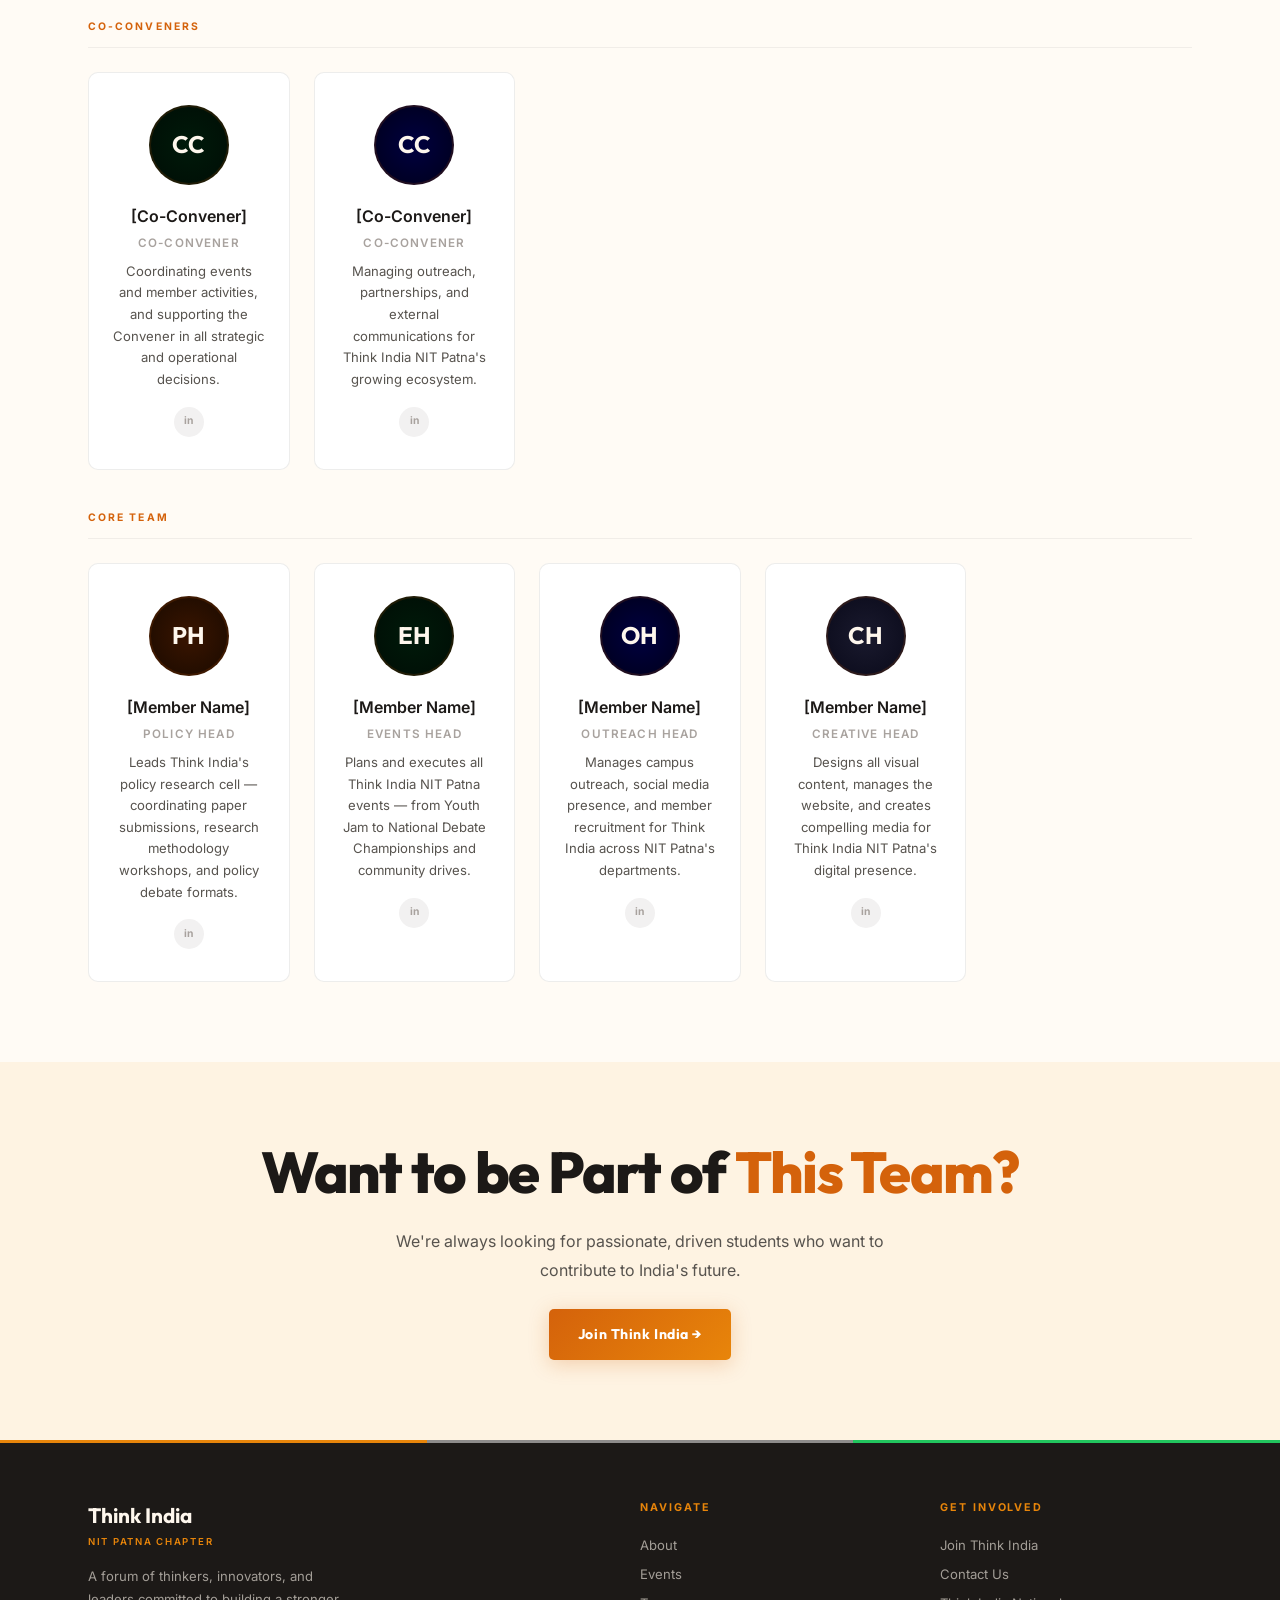
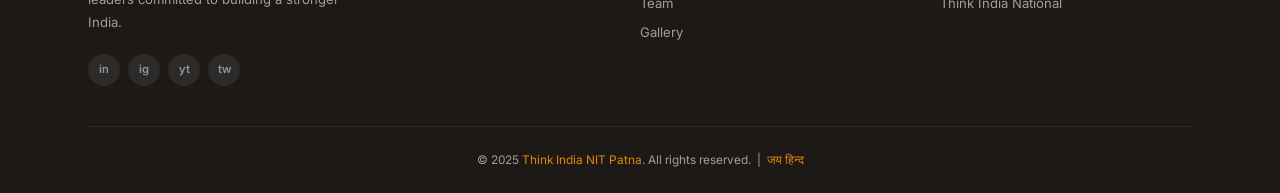
<file: team.html>
<!DOCTYPE html>
<html lang="en">
<head>
    <meta charset="UTF-8">
    <meta name="viewport" content="width=device-width, initial-scale=1.0">
    <title>Our Team — Think India NIT Patna</title>
    <meta name="description" content="Meet the team behind Think India NIT Patna — faculty advisors, conveners, and the core team driving India's student-led movement.">
    <link rel="preconnect" href="https://fonts.googleapis.com">
    <link rel="preconnect" href="https://fonts.gstatic.com" crossorigin>
    <link href="https://fonts.googleapis.com/css2?family=Inter:wght@300;400;500;600;700&family=Outfit:wght@300;400;500;600;700;800&display=swap" rel="stylesheet">
    <link rel="stylesheet" href="style.css">
    <link rel="stylesheet" href="pages.css">
</head>
<body>
    
    <div class="tricolour-bar"><div></div><div></div><div></div></div>
    <div class="scroll-progress" id="scrollProg"></div>

    <nav id="navbar">
        <a href="index.html" class="nav-logo">
            <svg class="nav-logo-chakra" viewBox="0 0 100 100" fill="none" xmlns="http://www.w3.org/2000/svg">
                <circle cx="50" cy="50" r="46" stroke="#FF9933" stroke-width="1.5" />
                <circle cx="50" cy="50" r="5" fill="#000080" /><circle cx="50" cy="50" r="2" fill="#FF9933" />
                <g stroke="#000080" stroke-width="1">
                    <line x1="50" y1="4" x2="50" y2="45" /><line x1="69.1" y1="9.3" x2="54.8" y2="47.5" />
                    <line x1="84.7" y1="22.3" x2="56.1" y2="52.3" /><line x1="93.3" y1="40.8" x2="55.5" y2="52.1" />
                    <line x1="93.3" y1="59.2" x2="55.5" y2="47.9" /><line x1="84.7" y1="77.7" x2="56.1" y2="47.7" />
                    <line x1="69.1" y1="90.7" x2="54.8" y2="52.5" /><line x1="50" y1="96" x2="50" y2="55" />
                    <line x1="30.9" y1="90.7" x2="45.2" y2="52.5" /><line x1="15.3" y1="77.7" x2="43.9" y2="47.7" />
                    <line x1="6.7" y1="59.2" x2="44.5" y2="47.9" /><line x1="6.7" y1="40.8" x2="44.5" y2="52.1" />
                    <line x1="15.3" y1="22.3" x2="43.9" y2="52.3" /><line x1="30.9" y1="9.3" x2="45.2" y2="47.5" />
                    <line x1="59.5" y1="5.5" x2="51.6" y2="45.2" /><line x1="78.5" y1="15" x2="55.2" y2="49.5" />
                    <line x1="91.5" y1="31.8" x2="54.8" y2="51.4" /><line x1="96.5" y1="50" x2="55" y2="50" />
                    <line x1="91.5" y1="68.2" x2="54.8" y2="48.6" /><line x1="78.5" y1="85" x2="55.2" y2="50.5" />
                    <line x1="59.5" y1="94.5" x2="51.6" y2="54.8" /><line x1="40.5" y1="94.5" x2="48.4" y2="54.8" />
                    <line x1="21.5" y1="85" x2="44.8" y2="50.5" /><line x1="8.5" y1="68.2" x2="45.2" y2="48.6" />
                </g>
            </svg>
            <div class="nav-logo-text"><span class="main">Think India</span><span class="sub">NIT Patna</span></div>
        </a>
        <ul class="nav-links">
            <li><a href="about.html">About</a></li>
            <li><a href="index.html#vision">Vision</a></li>
            <li><a href="events.html">Events</a></li>
            <li><a href="team.html" class="active">Team</a></li>
            <li><a href="gallery.html">Gallery</a></li>
            <li class="nav-cta-li"><a href="contact.html" class="nav-cta">Join Us</a></li>
        </ul>
        <div class="hamburger" id="hamburger" onclick="toggleMenu()"><span></span><span></span><span></span></div>
    </nav>
    <div class="mobile-menu" id="mobileMenu">
        <a href="about.html" onclick="closeMenu()">About</a>
        <a href="events.html" onclick="closeMenu()">Events</a>
        <a href="team.html" onclick="closeMenu()">Team</a>
        <a href="gallery.html" onclick="closeMenu()">Gallery</a>
        <a href="contact.html" class="cta-mob" onclick="closeMenu()">Join Us →</a>
    </div>

    <section class="page-hero">
        <div class="page-hero-bg" style="background-image: url('hero-bg.png')"></div>
        <div class="page-hero-overlay"></div>
        <div class="page-hero-content">
            <div class="hero-flag-badge">
                <div class="flag-mini"><div></div><div><div class="dot"></div></div><div></div></div>
                <span>The People</span>
            </div>
            <h1 class="page-hero-title">Our <span class="saffron-word">Team</span></h1>
            <p class="page-hero-sub">Meet the students and mentors driving Think India NIT Patna forward — the architects of the movement.</p>
        </div>
    </section>

    <section class="section-pad">
        <div class="container">
            <!-- Faculty Advisor -->
            <div class="team-section-label reveal">Faculty Advisor</div>
            <div class="team-page-grid">
                <div class="team-page-card reveal rd1">
                    <div class="team-page-avatar av-s">FA</div>
                    <h4>Prof. [Name]</h4>
                    <p class="team-role">Faculty Advisor</p>
                    <p class="team-desc">Guiding the chapter with academic rigor and institutional support, ensuring Think India's activities meet the highest standards.</p>
                    <div class="team-page-links"><a href="#">in</a></div>
                </div>
            </div>

            <!-- Convener -->
            <div class="team-section-label reveal">Convener</div>
            <div class="team-page-grid">
                <div class="team-page-card reveal rd1">
                    <div class="team-page-avatar av-w">CV</div>
                    <h4>[Convener Name]</h4>
                    <p class="team-role">Convener</p>
                    <p class="team-desc">Leading Think India NIT Patna's strategic direction, managing operations, and representing the chapter at national forums.</p>
                    <div class="team-page-links"><a href="#">in</a><a href="#">tw</a></div>
                </div>
            </div>

            <!-- Co-Conveners -->
            <div class="team-section-label reveal">Co-Conveners</div>
            <div class="team-page-grid">
                <div class="team-page-card reveal rd1">
                    <div class="team-page-avatar av-g">CC</div>
                    <h4>[Co-Convener]</h4>
                    <p class="team-role">Co-Convener</p>
                    <p class="team-desc">Coordinating events and member activities, and supporting the Convener in all strategic and operational decisions.</p>
                    <div class="team-page-links"><a href="#">in</a></div>
                </div>
                <div class="team-page-card reveal rd2">
                    <div class="team-page-avatar av-b">CC</div>
                    <h4>[Co-Convener]</h4>
                    <p class="team-role">Co-Convener</p>
                    <p class="team-desc">Managing outreach, partnerships, and external communications for Think India NIT Patna's growing ecosystem.</p>
                    <div class="team-page-links"><a href="#">in</a></div>
                </div>
            </div>

            <!-- Core Team -->
            <div class="team-section-label reveal">Core Team</div>
            <div class="team-page-grid">
                <div class="team-page-card reveal rd1">
                    <div class="team-page-avatar av-s">PH</div>
                    <h4>[Member Name]</h4>
                    <p class="team-role">Policy Head</p>
                    <p class="team-desc">Leads Think India's policy research cell — coordinating paper submissions, research methodology workshops, and policy debate formats.</p>
                    <div class="team-page-links"><a href="#">in</a></div>
                </div>
                <div class="team-page-card reveal rd2">
                    <div class="team-page-avatar av-g">EH</div>
                    <h4>[Member Name]</h4>
                    <p class="team-role">Events Head</p>
                    <p class="team-desc">Plans and executes all Think India NIT Patna events — from Youth Jam to National Debate Championships and community drives.</p>
                    <div class="team-page-links"><a href="#">in</a></div>
                </div>
                <div class="team-page-card reveal rd3">
                    <div class="team-page-avatar av-b">OH</div>
                    <h4>[Member Name]</h4>
                    <p class="team-role">Outreach Head</p>
                    <p class="team-desc">Manages campus outreach, social media presence, and member recruitment for Think India across NIT Patna's departments.</p>
                    <div class="team-page-links"><a href="#">in</a></div>
                </div>
                <div class="team-page-card reveal rd4">
                    <div class="team-page-avatar av-w">CH</div>
                    <h4>[Member Name]</h4>
                    <p class="team-role">Creative Head</p>
                    <p class="team-desc">Designs all visual content, manages the website, and creates compelling media for Think India NIT Patna's digital presence.</p>
                    <div class="team-page-links"><a href="#">in</a></div>
                </div>
            </div>
        </div>
    </section>

    <!-- CTA -->
    <section class="section-pad" style="background: var(--bg-alt)">
        <div class="container" style="text-align:center">
            <h2 class="sec-title reveal">Want to be Part of <span class="accent">This Team?</span></h2>
            <p class="reveal rd1" style="color:var(--text-secondary);margin:1.5rem auto;max-width:500px;line-height:1.8">We're always looking for passionate, driven students who want to contribute to India's future.</p>
            <div class="reveal rd2">
                <a href="contact.html" class="btn-saffron">Join Think India →</a>
            </div>
        </div>
    </section>

    <footer>
        <div class="footer-tricolour"><div></div><div></div><div></div></div>
        <div class="container">
            <div class="footer-inner">
                <div class="footer-brand">
                    <div class="footer-brand-title">Think India</div>
                    <span class="footer-brand-sub">NIT Patna Chapter</span>
                    <p>A forum of thinkers, innovators, and leaders committed to building a stronger India.</p>
                    <div class="footer-socials">
                        <a href="#" class="f-social">in</a><a href="#" class="f-social">ig</a>
                        <a href="#" class="f-social">yt</a><a href="#" class="f-social">tw</a>
                    </div>
                </div>
                <div class="footer-col">
                    <h4>Navigate</h4>
                    <a href="about.html">About</a><a href="events.html">Events</a>
                    <a href="team.html">Team</a><a href="gallery.html">Gallery</a>
                </div>
                <div class="footer-col">
                    <h4>Get Involved</h4>
                    <a href="contact.html">Join Think India</a><a href="contact.html">Contact Us</a>
                    <a href="#">Think India National</a>
                </div>
            </div>
            <div class="footer-bottom">&copy; 2025 <span class="hl">Think India NIT Patna</span>. All rights reserved. &nbsp;|&nbsp; <span class="hl">जय हिन्द</span></div>
        </div>
    </footer>

    <!-- FLOATING CTA (FAB) -->
    <div class="floating-cta" id="floatingCta">
        <a href="contact.html">
            <span class="cta-icon">🇮🇳</span>
            <span class="cta-text">Join Chapter</span>
        </a>
    </div>

    <script src="script.js" defer></script>
</body>
</html>
</file>
<file: style.css>
:root {
            /* ── Indian Tricolor Palette ── */
            --saffron: #D4620B;
            --saffron-contrast: #BA4A00;
            --saffron-light: #E8850A;
            --saffron-glow: rgba(212, 98, 11, 0.12);
            --green: #15803D;
            --green-light: #22C55E;
            --chakra-blue: #1E3A8A;
            --gold: #B45309;

            /* ── Light Theme Surfaces ── */
            --bg-primary: #FFFBF5;
            --bg-alt: #FEF3E2;
            --bg-card: #FFFFFF;
            --bg-dark: #1C1917;
            --bg-dark-mid: #292524;

            /* ── Text Colors ── */
            --text-primary: #1C1917;
            --text-secondary: #57534E;
            --text-muted: #A8A29E;
            --text-on-dark: #FEF7ED;
            --text-on-dark-muted: rgba(254, 247, 237, 0.6);

            /* ── Legacy Aliases (for minimal breakage) ── */
            --white: #FEF7ED;
            --navy: #FFFBF5;
            --navy-mid: #FEF3E2;
            --cream: #FFF8EC;
            --text-body: #1C1917;
            --border-light: rgba(212, 98, 11, 0.15);
            --border-hairline: 1px solid rgba(28, 25, 23, 0.06);
            --border-accent: 1px solid rgba(212, 98, 11, 0.12);
        }

        *,
        *::before,
        *::after {
            box-sizing: border-box;
            margin: 0;
            padding: 0;
        }

        html {
            scroll-behavior: smooth;
        }

        body {
            font-family: 'Inter', sans-serif;
            background: var(--bg-primary);
            color: var(--text-primary);
            overflow-x: hidden;
            line-height: 1.6;
            -webkit-font-smoothing: antialiased;
        }



        /* ── TRICOLOUR TOP BAR ── */
        .tricolour-bar {
            position: fixed;
            top: 0;
            left: 0;
            right: 0;
            height: 3px;
            z-index: 2000;
            display: flex;
        }

        .tricolour-bar div:nth-child(1) {
            flex: 1;
            background: var(--saffron-light);
        }

        .tricolour-bar div:nth-child(2) {
            flex: 1;
            background: var(--white);
        }

        .tricolour-bar div:nth-child(3) {
            flex: 1;
            background: var(--green);
        }

        /* ── SCROLL PROGRESS ── */
        .scroll-progress {
            position: fixed;
            top: 3px;
            left: 0;
            height: 2px;
            background: linear-gradient(90deg, var(--saffron), var(--saffron-light), var(--chakra-blue), var(--green), var(--green-light));
            z-index: 1999;
            width: 0%;
            transition: width 0.1s linear;
        }

        /* ── NAVBAR ── */
        #navbar {
            position: fixed;
            top: 3px;
            left: 0;
            right: 0;
            z-index: 1000;
            padding: 1.4rem 3rem;
            display: flex;
            align-items: center;
            justify-content: space-between;
            transition: all 0.4s cubic-bezier(0.16, 1, 0.3, 1);
        }

        #navbar.scrolled {
            background: rgba(255, 251, 245, 0.85);
            backdrop-filter: blur(24px) saturate(180%);
            -webkit-backdrop-filter: blur(24px) saturate(180%);
            padding: 0.8rem 2.5rem;
            max-width: 1100px;
            width: 90%;
            margin: 1.2rem auto 0;
            left: 0;
            right: 0;
            border: var(--border-accent);
            border-radius: 50px;
            box-shadow: 
                0 4px 30px rgba(28, 25, 23, 0.01),
                0 20px 40px rgba(212, 98, 11, 0.05);
        }

        .nav-logo {
            text-decoration: none;
            display: flex;
            align-items: center;
            gap: 0.8rem;
        }

        .nav-logo-chakra {
            width: 36px;
            height: 36px;
            animation: spin-slow 20s linear infinite;
        }

        @keyframes spin-slow {
            to {
                transform: rotate(360deg);
            }
        }

        .nav-logo-text {
            display: flex;
            flex-direction: column;
        }

        .nav-logo-text .main {
            font-family: 'Outfit', sans-serif;
            font-size: 1.1rem;
            font-weight: 800;
            color: #FEF7ED; /* Accessible light contrast at top fold */
            line-height: 1;
            letter-spacing: 0.04em;
            transition: color 0.4s cubic-bezier(0.16, 1, 0.3, 1);
        }

        #navbar.scrolled .nav-logo-text .main {
            color: var(--text-primary); /* Primary dark color when scrolled */
        }

        .nav-logo-text .sub {
            font-size: 0.6rem;
            font-weight: 600;
            letter-spacing: 0.2em;
            text-transform: uppercase;
            color: var(--saffron);
            margin-top: 2px;
        }

        .nav-links {
            display: flex;
            align-items: center;
            gap: 0.25rem;
            list-style: none;
        }

        .nav-links a {
            color: rgba(254, 247, 237, 0.78); /* High contrast light tone at top fold */
            text-decoration: none;
            font-size: 0.82rem;
            font-weight: 600;
            padding: 0.45rem 0.9rem;
            border-radius: 30px;
            letter-spacing: 0.03em;
            transition: color 0.25s, background-color 0.25s, transform 0.21s;
            position: relative;
            display: inline-block;
        }

        .nav-links a:hover {
            color: #fff;
            background-color: rgba(255, 255, 255, 0.08);
            transform: scale(1.02);
        }

        .nav-links a.active {
            color: #fff;
            background-color: rgba(255, 255, 255, 0.12);
        }

        /* Scrolled state links */
        #navbar.scrolled .nav-links a {
            color: var(--text-secondary);
        }

        #navbar.scrolled .nav-links a:hover {
            color: var(--saffron-contrast);
            background-color: rgba(212, 98, 11, 0.06);
        }

        #navbar.scrolled .nav-links a.active {
            color: var(--saffron-contrast);
            background-color: rgba(212, 98, 11, 0.1);
        }

        .nav-cta {
            background: linear-gradient(135deg, var(--saffron), var(--saffron-light)) !important;
            color: #fff !important;
            font-weight: 700 !important;
            padding: 0.45rem 1.2rem !important;
            border-radius: 3px !important;
            transition: opacity 0.2s, transform 0.2s !important;
        }

        .nav-cta:hover {
            opacity: 0.9 !important;
            transform: translateY(-1px) !important;
        }

        .hamburger {
            display: none;
            flex-direction: column;
            gap: 5px;
            cursor: pointer;
        }

        .hamburger span {
            display: block;
            width: 24px;
            height: 2px;
            background: #FEF7ED; /* Light at the top fold */
            transition: all 0.3s;
        }

        #navbar.scrolled .hamburger span {
            background: var(--text-primary); /* Dark when scrolled */
        }

        .hamburger.open span:nth-child(1) {
            transform: rotate(45deg) translate(5px, 5px);
        }

        .hamburger.open span:nth-child(2) {
            opacity: 0;
        }

        .hamburger.open span:nth-child(3) {
            transform: rotate(-45deg) translate(5px, -5px);
        }

        .mobile-menu {
            display: none;
            position: fixed;
            top: 60px;
            left: 0;
            right: 0;
            background: rgba(255, 251, 245, 0.98);
            backdrop-filter: blur(20px);
            padding: 1rem 2rem 1.5rem;
            z-index: 999;
            flex-direction: column;
            gap: 0.2rem;
            border-bottom: 1px solid rgba(212, 98, 11, 0.12);
        }

        .mobile-menu.open {
            display: flex;
        }

        .mobile-menu a {
            color: var(--text-secondary);
            text-decoration: none;
            font-size: 0.95rem;
            font-weight: 500;
            padding: 0.7rem 0;
            border-bottom: 1px solid rgba(28, 25, 23, 0.06);
            transition: color 0.2s;
        }

        .mobile-menu a:hover {
            color: var(--saffron);
        }

        .mobile-menu .cta-mob {
            background: var(--saffron);
            color: #fff;
            text-align: center;
            padding: 0.7rem;
            border-radius: 4px;
            font-weight: 700;
            margin-top: 0.5rem;
            border: none;
        }

        /* ── HERO REDESIGNED ── */
        #hero {
            min-height: 100vh;
            position: relative;
            display: flex;
            align-items: center;
            overflow: hidden;
            background: var(--bg-dark);
            color: var(--text-on-dark);
        }

        .hero-bg-image {
            position: absolute;
            inset: 0;
            background: url('hero-bg.png') center center / cover no-repeat;
            z-index: 0;
        }

        .hero-gradient-overlay {
            position: absolute;
            inset: 0;
            background:
                radial-gradient(circle at 80% 35%, rgba(212, 98, 11, 0.16) 0%, transparent 60%),
                radial-gradient(circle at 15% 75%, rgba(21, 128, 61, 0.08) 0%, transparent 50%),
                linear-gradient(135deg, rgba(28, 25, 23, 0.96) 0%, rgba(28, 25, 23, 0.8) 50%, rgba(28, 25, 23, 0.6) 100%),
                linear-gradient(to top, rgba(28, 25, 23, 1) 0%, transparent 20%);
            z-index: 1;
        }

        .hero-particles {
            position: absolute;
            inset: 0;
            z-index: 1;
            pointer-events: none;
        }

        .hero-particle {
            position: absolute;
            width: 3px;
            height: 3px;
            background: rgba(255, 153, 51, 0.5);
            border-radius: 50%;
            animation: floatParticle 8s ease-in-out infinite;
        }

        @keyframes floatParticle {
            0%, 100% { transform: translateY(0px) translateX(0px); opacity: 0; }
            25% { opacity: 1; }
            50% { transform: translateY(-120px) translateX(30px); opacity: 0.5; }
            75% { opacity: 0.3; }
        }

        /* Tricolour vertical stripe on right edge */
        .hero-stripe {
            position: absolute;
            right: 0;
            top: 0;
            bottom: 0;
            width: 6px;
            display: flex;
            flex-direction: column;
            z-index: 5;
        }

        .hero-stripe div {
            flex: 1;
        }

        .hero-stripe div:nth-child(1) {
            background: var(--saffron-light);
        }

        .hero-stripe div:nth-child(2) {
            background: var(--white);
        }

        .hero-stripe div:nth-child(3) {
            background: var(--green);
        }

        .hero-content {
            position: relative;
            z-index: 2;
            max-width: 1240px;
            margin: 0 auto;
            padding: 8rem 3rem 4rem;
            width: 100%;
        }

        .hero-grid {
            display: grid;
            grid-template-columns: 1.15fr 0.85fr;
            gap: 4rem;
            align-items: center;
        }

        .hero-left {
            display: flex;
            flex-direction: column;
            align-items: flex-start;
        }

        .hero-right {
            display: flex;
            justify-content: center;
            align-items: center;
            position: relative;
        }

        /* High-Fidelity Spinning Chakra Wrapper */
        .chakra-wireframe-wrap {
            position: relative;
            width: clamp(280px, 32vw, 420px);
            height: clamp(280px, 32vw, 420px);
            display: flex;
            justify-content: center;
            align-items: center;
        }

        .hero-chakra-svg {
            width: 100%;
            height: 100%;
            filter: drop-shadow(0 0 35px rgba(212, 98, 11, 0.28));
            animation: rotateChakra 26s linear infinite;
        }

        @keyframes rotateChakra {
            from { transform: rotate(0deg); }
            to { transform: rotate(360deg); }
        }

        .chakra-ambient-glow {
            position: absolute;
            width: 75%;
            height: 75%;
            border-radius: 50%;
            background: radial-gradient(circle, rgba(255, 153, 51, 0.16) 0%, transparent 70%);
            z-index: -1;
            filter: blur(25px);
            animation: pulseGlow 6s ease-in-out infinite alternate;
        }

        @keyframes pulseGlow {
            0% { transform: scale(0.9); opacity: 0.6; }
            100% { transform: scale(1.1); opacity: 1; }
        }

        .hero-flag-badge {
            display: inline-flex;
            align-items: center;
            gap: 0.8rem;
            padding: 0.4rem 1rem 0.4rem 0.4rem;
            border: 1px solid rgba(254, 247, 237, 0.15);
            border-radius: 100px;
            background: rgba(255, 107, 0, 0.1);
            margin-bottom: 1.8rem;
            opacity: 0;
            transform: translateY(16px);
            animation: fadeUp 0.6s 0.3s forwards;
        }

        .flag-mini {
            display: flex;
            width: 28px;
            height: 18px;
            border-radius: 2px;
            overflow: hidden;
            flex-direction: column;
            border: 1px solid rgba(255, 255, 255, 0.1);
        }

        .flag-mini div {
            flex: 1;
        }

        .flag-mini div:nth-child(1) {
            background: var(--saffron-light);
        }

        .flag-mini div:nth-child(2) {
            background: #f5f0e8;
            display: flex;
            align-items: center;
            justify-content: center;
        }

        .flag-mini div:nth-child(3) {
            background: var(--green);
        }

        .flag-mini .dot {
            width: 5px;
            height: 5px;
            border-radius: 50%;
            background: var(--chakra-blue);
        }

        .hero-flag-badge span {
            font-size: 0.68rem;
            font-weight: 600;
            letter-spacing: 0.16em;
            text-transform: uppercase;
            color: var(--text-on-dark-muted);
        }

        .hero-devanagari {
            font-family: 'Outfit', sans-serif;
            font-weight: 600;
            font-size: clamp(0.9rem, 1.5vw, 1.1rem);
            color: var(--saffron-light);
            text-transform: uppercase;
            opacity: 0;
            transform: translateY(16px);
            animation: fadeUp 0.6s 0.5s forwards;
            letter-spacing: 0.15em;
            margin-bottom: 0.8rem;
        }

        .hero-headline {
            font-family: 'Outfit', sans-serif;
            font-size: clamp(2.4rem, 6.5vw, 4.4rem);
            font-weight: 800;
            line-height: 1.08;
            letter-spacing: -0.03em;
            color: var(--text-on-dark);
            opacity: 0;
            transform: translateY(24px);
            animation: fadeUp 0.8s 0.6s forwards;
            max-width: 900px;
        }

        .hero-headline .saffron-word {
            color: var(--saffron-light);
            text-shadow: 0 0 30px rgba(255, 153, 51, 0.3);
        }

        .hero-headline .outline-word {
            color: transparent;
            -webkit-text-stroke: 2px var(--white);
        }

        .hero-headline .green-word {
            color: var(--green-light);
            text-shadow: 0 0 30px rgba(10, 138, 74, 0.3);
        }

        .hero-sub {
            font-size: clamp(0.9rem, 1.5vw, 1.02rem);
            color: var(--text-on-dark-muted);
            max-width: 520px;
            line-height: 1.75;
            margin-top: 1.5rem;
            opacity: 0;
            transform: translateY(16px);
            animation: fadeUp 0.7s 0.9s forwards;
        }

        .hero-btns {
            display: flex;
            gap: 1rem;
            margin-top: 2rem;
            flex-wrap: wrap;
            opacity: 0;
            transform: translateY(16px);
            animation: fadeUp 0.6s 1.1s forwards;
        }

        .btn-saffron {
            background: linear-gradient(135deg, var(--saffron) 0%, var(--saffron-light) 100%);
            color: #fff;
            font-family: 'Outfit', sans-serif;
            font-size: 0.88rem;
            font-weight: 700;
            padding: 0.9rem 1.8rem;
            border: none;
            border-radius: 5px;
            cursor: pointer;
            text-decoration: none;
            display: inline-block;
            letter-spacing: 0.04em;
            transition: transform 0.2s, box-shadow 0.2s;
            box-shadow: 0 4px 20px rgba(212, 98, 11, 0.25);
        }

        .btn-saffron:hover {
            transform: translateY(-2px);
            box-shadow: 0 8px 30px rgba(212, 98, 11, 0.4);
        }

        .hero-btns .btn-ghost {
            background: transparent;
            color: var(--text-on-dark);
            font-family: 'Outfit', sans-serif;
            font-size: 0.88rem;
            font-weight: 500;
            padding: 0.9rem 1.8rem;
            border: 1px solid rgba(254, 247, 237, 0.25);
            border-radius: 5px;
            cursor: pointer;
            text-decoration: none;
            display: inline-block;
            letter-spacing: 0.04em;
            transition: border-color 0.2s, color 0.2s, transform 0.2s;
        }

        .hero-btns .btn-ghost:hover {
            border-color: var(--saffron-light);
            color: var(--saffron-light);
            transform: translateY(-2px);
        }

        .btn-ghost {
            background: transparent;
            color: var(--text-primary);
            font-family: 'Outfit', sans-serif;
            font-size: 0.88rem;
            font-weight: 500;
            padding: 0.9rem 1.8rem;
            border: 1px solid rgba(28, 25, 23, 0.2);
            border-radius: 5px;
            cursor: pointer;
            text-decoration: none;
            display: inline-block;
            letter-spacing: 0.04em;
            transition: border-color 0.2s, color 0.2s, transform 0.2s;
        }

        .btn-ghost:hover {
            border-color: var(--green);
            color: var(--green);
            transform: translateY(-2px);
        }

        /* Redesigned horizontal blended stats panel */
        .hero-tricolour-stats {
            display: flex;
            gap: 0;
            margin-top: 2rem;
            opacity: 0;
            transform: translateY(16px);
            animation: fadeUp 0.6s 1.3s forwards;
            border: 1px solid rgba(254, 247, 237, 0.08);
            border-radius: 10px;
            overflow: hidden;
            width: 100%;
            background: rgba(255, 255, 255, 0.03);
            backdrop-filter: blur(12px);
            box-shadow: 0 10px 30px rgba(0, 0, 0, 0.15);
        }

        .h-stat {
            flex: 1;
            padding: 1rem 0.8rem;
            text-align: center;
            border-right: 1px solid rgba(254, 247, 237, 0.06);
            position: relative;
        }

        .h-stat:last-child {
            border-right: none;
        }

        .h-stat::before {
            content: '';
            position: absolute;
            top: 0;
            left: 0;
            right: 0;
            height: 2px;
        }

        .h-stat:nth-child(1)::before {
            background: var(--saffron-light);
        }

        .h-stat:nth-child(2)::before {
            background: #FDFAF5;
        }

        .h-stat:nth-child(3)::before {
            background: var(--green-light);
        }

        .h-stat:nth-child(4)::before {
            background: var(--chakra-blue);
        }

        .h-stat-num {
            font-family:  'Outfit', sans-serif;
            font-size: 2rem;
            font-weight: 700;
            color: var(--text-on-dark);
            display: block;
            line-height: 1;
        }

        .h-stat-label {
            font-size: 0.64rem;
            font-weight: 500;
            letter-spacing: 0.1em;
            text-transform: uppercase;
            color: var(--text-on-dark-muted);
            margin-top: 0.25rem;
            display: block;
        }

        /* Scroll indicator */
        .hero-scroll-indicator {
            position: absolute;
            bottom: 2.5rem;
            left: 50%;
            transform: translateX(-50%);
            z-index: 10;
            display: flex;
            flex-direction: column;
            align-items: center;
            gap: 0.6rem;
            opacity: 0;
            animation: fadeUp 0.6s 1.6s forwards;
        }

        .scroll-mouse {
            width: 24px;
            height: 38px;
            border: 2px solid rgba(255, 248, 236, 0.25);
            border-radius: 12px;
            display: flex;
            justify-content: center;
            padding-top: 6px;
        }

        .scroll-wheel {
            width: 3px;
            height: 8px;
            background: var(--saffron-light);
            border-radius: 2px;
            animation: scrollWheel 1.8s ease-in-out infinite;
        }

        @keyframes scrollWheel {
            0% { transform: translateY(0); opacity: 1; }
            100% { transform: translateY(12px); opacity: 0; }
        }

        .hero-scroll-indicator span {
            font-size: 0.6rem;
            font-weight: 600;
            letter-spacing: 0.18em;
            text-transform: uppercase;
            color: var(--text-on-dark-muted);
        }

        @keyframes fadeUp {
            to {
                opacity: 1;
                transform: translateY(0);
            }
        }

        /* ── MARQUEE STRIP ── */
        .marquee-strip {
            background: linear-gradient(90deg, var(--saffron) 0%, var(--saffron-light) 30%, var(--saffron) 60%, var(--saffron-light) 100%);
            padding: 0.75rem 0;
            overflow: hidden;
            white-space: nowrap;
            border-top: 1px solid rgba(255, 255, 255, 0.2);
            border-bottom: 1px solid rgba(255, 255, 255, 0.2);
        }

        .marquee-track {
            display: inline-flex;
            gap: 0;
            animation: marquee 30s linear infinite;
        }

        @keyframes marquee {
            to {
                transform: translateX(-50%);
            }
        }

        .marquee-item {
            display: inline-flex;
            align-items: center;
            gap: 1.5rem;
            padding: 0 3rem;
            font-size: 0.72rem;
            font-weight: 700;
            letter-spacing: 0.2em;
            text-transform: uppercase;
            color: #fff;
        }

        .marquee-item::after {
            content: '✦';
            font-size: 0.5rem;
        }

        /* ── SECTIONS COMMON ── */
        section {
            position: relative;
        }

        .container {
            max-width: 1200px;
            margin: 0 auto;
            padding: 0 3rem;
        }

        .section-pad {
            padding: 5rem 0;
        }

        .sec-label {
            display: inline-flex;
            align-items: center;
            gap: 0.6rem;
            font-size: 0.67rem;
            font-weight: 700;
            letter-spacing: 0.22em;
            text-transform: uppercase;
            color: var(--saffron);
            margin-bottom: 1rem;
        }

        .sec-label::before {
            content: '';
            display: block;
            width: 24px;
            height: 1.5px;
            background: var(--saffron);
        }

        .sec-title {
            font-family: 'Outfit', sans-serif;
            font-size: clamp(2rem, 4.5vw, 3.8rem);
            font-weight: 800;
            line-height: 1.05;
            letter-spacing: -0.03em;
            color: var(--text-primary);
        }

        .sec-title .accent {
            color: var(--saffron);
        }

        .sec-title .green {
            color: var(--green-light);
        }

        .sec-title.dark {
            color: var(--navy);
        }

        .sec-title.dark .accent {
            color: var(--saffron);
        }

        /* reveal */
        .reveal {
            opacity: 0;
            transform: translateY(28px);
            transition: opacity 0.75s ease, transform 0.75s ease;
        }

        .reveal.visible {
            opacity: 1;
            transform: translateY(0);
        }

        .rd1 {
            transition-delay: 0.1s;
        }

        .rd2 {
            transition-delay: 0.2s;
        }

        .rd3 {
            transition-delay: 0.3s;
        }

        .rd4 {
            transition-delay: 0.4s;
        }

        .rd5 {
            transition-delay: 0.5s;
        }

        /* ── TRICOLOUR DIVIDER ── */
        .tri-divider {
            display: flex;
            height: 3px;
            border-radius: 2px;
            overflow: hidden;
            margin: 2rem 0;
        }

        .tri-divider div {
            flex: 1;
        }

        .tri-divider div:nth-child(1) {
            background: var(--saffron-light);
        }

        .tri-divider div:nth-child(2) {
            background: rgba(255, 255, 255, 0.5);
        }

        .tri-divider div:nth-child(3) {
            background: var(--green-light);
        }

        /* ── ABOUT ── */
        #about {
            background: var(--navy-mid);
        }

        .about-layout {
            display: grid;
            grid-template-columns: 1fr 1fr;
            gap: 4rem;
            align-items: start;
        }

        .about-image-side {
            position: relative;
            border-radius: 10px;
            overflow: hidden;
        }

        .about-hero-img {
            width: 100%;
            height: auto;
            display: block;
            border-radius: 10px;
            transition: transform 0.5s ease;
        }

        .about-image-side:hover .about-hero-img {
            transform: scale(1.03);
        }

        .about-img-caption {
            position: absolute;
            bottom: 0;
            left: 0;
            right: 0;
            background: linear-gradient(to top, rgba(2,6,26,0.9) 0%, transparent 100%);
            padding: 2rem 1.2rem 1rem;
            font-size: 0.75rem;
            color: rgba(255,248,236,0.6);
            font-weight: 500;
        }

        .about-text-side {
            display: flex;
            flex-direction: column;
        }

        .about-num {
            font-family:  'Outfit', sans-serif;
            font-size: 5rem;
            font-weight: 700;
            color: transparent;
            -webkit-text-stroke: 1px rgba(255, 107, 0, 0.15);
            line-height: 1;
            margin-bottom: -1.2rem;
        }

        .about-card-title {
            font-family:  'Outfit', sans-serif;
            font-size: 1.5rem;
            font-weight: 700;
            color: var(--white);
            margin-bottom: 1rem;
        }

        .about-body {
            font-size: 0.9rem;
            line-height: 1.85;
            color: rgba(255, 248, 236, 0.6);
            margin-bottom: 1.2rem;
        }

        .about-quote {
            font-family:  'Outfit', sans-serif;
            font-style: italic;
            font-size: 1.15rem;
            color: var(--saffron-light);
            line-height: 1.55;
            padding-left: 1.2rem;
            border-left: 2px solid var(--saffron-light);
            margin: 1.5rem 0;
        }

        .about-pill {
            display: inline-block;
            font-size: 0.68rem;
            font-weight: 600;
            letter-spacing: 0.1em;
            text-transform: uppercase;
            padding: 0.28rem 0.65rem;
            border-radius: 2px;
            border: 1px solid var(--border-light);
            color: var(--saffron-light);
            margin: 0.2rem;
        }

        .section-cta-row {
            text-align: center;
            margin-top: 3rem;
        }

        /* ── VISION ── */
        #vision {
            background: var(--navy);
            position: relative;
            overflow: hidden;
        }

        #vision::before {
            content: '';
            position: absolute;
            top: 50%;
            left: 50%;
            transform: translate(-50%, -50%);
            width: 600px;
            height: 600px;
            background: radial-gradient(circle, rgba(255, 107, 0, 0.04) 0%, transparent 70%);
            pointer-events: none;
        }

        .vision-trio {
            display: grid;
            grid-template-columns: repeat(3, 1fr);
            gap: 1px;
            margin-top: 3.5rem;
            border: 1px solid rgba(255, 255, 255, 0.06);
            border-radius: 4px;
            overflow: hidden;
        }

        .vision-panel {
            padding: 3rem 2.5rem;
            position: relative;
            transition: background 0.3s;
            background: rgba(255, 255, 255, 0.02);
        }

        .vision-panel:hover {
            background: rgba(255, 107, 0, 0.06);
        }

        .vp-top-bar {
            height: 3px;
            width: 100%;
            margin-bottom: 2rem;
            border-radius: 1px;
        }

        .vp-saffron {
            background: var(--saffron-light);
        }

        .vp-white {
            background: rgba(255, 255, 255, 0.5);
        }

        .vp-green {
            background: var(--green-light);
        }

        .vp-icon {
            font-size: 2.5rem;
            display: block;
            margin-bottom: 1.2rem;
        }

        .vision-panel h3 {
            font-family:  'Outfit', sans-serif;
            font-size: 1.3rem;
            font-weight: 700;
            color: var(--white);
            margin-bottom: 0.8rem;
        }

        .vision-panel p {
            font-size: 0.87rem;
            line-height: 1.75;
            color: rgba(255, 248, 236, 0.5);
        }

        /* ── ACTIVITIES ── */
        #activities {
            background: var(--navy-mid);
        }

        .act-grid {
            display: grid;
            grid-template-columns: repeat(3, 1fr);
            gap: 1px;
            margin-top: 3.5rem;
            border: 1px solid rgba(255, 255, 255, 0.05);
            border-radius: 4px;
            overflow: hidden;
        }

        .act-card {
            background: rgba(255, 255, 255, 0.02);
            padding: 2.2rem;
            position: relative;
            overflow: hidden;
            transition: background 0.3s;
        }

        .act-card:hover {
            background: rgba(255, 107, 0, 0.05);
        }

        .act-card::after {
            content: '';
            position: absolute;
            bottom: 0;
            left: 0;
            right: 0;
            height: 2px;
            background: linear-gradient(90deg, var(--saffron), transparent);
            transform: scaleX(0);
            transform-origin: left;
            transition: transform 0.4s;
        }

        .act-card:hover::after {
            transform: scaleX(1);
        }

        .act-emoji {
            font-size: 2.2rem;
            display: block;
            margin-bottom: 1rem;
        }

        .act-card h3 {
            font-family:  'Outfit', sans-serif;
            font-size: 1.1rem;
            font-weight: 700;
            color: var(--white);
            margin-bottom: 0.5rem;
        }

        .act-card p {
            font-size: 0.84rem;
            line-height: 1.7;
            color: rgba(255, 248, 236, 0.5);
        }

        /* ── EVENTS ── */
        #events {
            background: var(--navy);
        }

        .events-grid {
            display: grid;
            grid-template-columns: repeat(3, 1fr);
            gap: 1.2rem;
            margin-top: 3.5rem;
        }

        .event-card {
            border: 1px solid rgba(255, 255, 255, 0.07);
            border-radius: 4px;
            overflow: hidden;
            background: var(--navy-mid);
            transition: transform 0.3s, border-color 0.3s, box-shadow 0.3s;
        }

        .event-card:hover {
            transform: translateY(-5px);
            border-color: rgba(255, 107, 0, 0.3);
            box-shadow: 0 20px 60px rgba(255, 107, 0, 0.1);
        }

        .ev-thumb {
            height: 180px;
            position: relative;
            overflow: hidden;
            display: flex;
            align-items: center;
            justify-content: center;
        }

        .ev-1 {
            background: linear-gradient(160deg, #1a0500, var(--saffron) 200%);
        }

        .ev-2 {
            background: linear-gradient(160deg, #001a0a, var(--green) 200%);
        }

        .ev-3 {
            background: linear-gradient(160deg, #000040, var(--chakra-blue) 200%);
        }

        .ev-ghost-text {
            font-family:  'Outfit', sans-serif;
            font-size: 4.5rem;
            font-weight: 700;
            color: rgba(255, 255, 255, 0.07);
            letter-spacing: -0.04em;
            user-select: none;
        }

        .ev-date {
            position: absolute;
            top: 1rem;
            right: 1rem;
            font-size: 0.65rem;
            font-weight: 700;
            letter-spacing: 0.1em;
            text-transform: uppercase;
            padding: 0.28rem 0.65rem;
            border-radius: 2px;
        }

        .ev-date-s {
            background: var(--saffron);
            color: var(--navy);
        }

        .ev-date-g {
            background: var(--green);
            color: var(--white);
        }

        .ev-date-b {
            background: var(--chakra-blue);
            color: var(--white);
        }

        .ev-body {
            padding: 1.5rem;
        }

        .ev-body h3 {
            font-family:  'Outfit', sans-serif;
            font-size: 1.1rem;
            font-weight: 700;
            color: var(--white);
            margin-bottom: 0.5rem;
        }

        .ev-body p {
            font-size: 0.83rem;
            line-height: 1.65;
            color: rgba(255, 248, 236, 0.5);
            margin-bottom: 1.2rem;
        }

        .ev-reg {
            display: inline-flex;
            align-items: center;
            gap: 0.4rem;
            font-size: 0.8rem;
            font-weight: 600;
            color: var(--saffron-light);
            background: none;
            border: none;
            cursor: pointer;
            font-family: 'Outfit', sans-serif;
            padding: 0;
            transition: gap 0.2s;
        }

        .ev-reg:hover {
            gap: 0.8rem;
        }

        /* ── INITIATIVES ── */
        #initiatives {
            background: var(--navy-mid);
            position: relative;
        }

        .init-layout {
            display: grid;
            grid-template-columns: repeat(3, 1fr);
            gap: 1.5rem;
            margin-top: 3.5rem;
        }

        .init-card {
            padding: 2.5rem 2rem;
            border-radius: 4px;
            position: relative;
            overflow: hidden;
            border: 1px solid rgba(255, 255, 255, 0.06);
            background: var(--navy);
            transition: border-color 0.3s, transform 0.3s;
        }

        .init-card:hover {
            border-color: rgba(255, 107, 0, 0.25);
            transform: translateY(-3px);
        }

        .init-card::before {
            content: '';
            position: absolute;
            top: 0;
            left: 0;
            right: 0;
            height: 3px;
        }

        .ic-saffron::before {
            background: var(--saffron-light);
        }

        .ic-white::before {
            background: rgba(255, 255, 255, 0.4);
        }

        .ic-green::before {
            background: var(--green-light);
        }

        .init-num {
            font-family:  'Outfit', sans-serif;
            font-size: 4rem;
            font-weight: 700;
            color: transparent;
            line-height: 1;
            margin-bottom: 0.5rem;
        }

        .ic-saffron .init-num {
            -webkit-text-stroke: 1px rgba(255, 153, 51, 0.3);
        }

        .ic-white .init-num {
            -webkit-text-stroke: 1px rgba(255, 255, 255, 0.2);
        }

        .ic-green .init-num {
            -webkit-text-stroke: 1px rgba(10, 138, 74, 0.4);
        }

        .init-card h3 {
            font-family:  'Outfit', sans-serif;
            font-size: 1.15rem;
            font-weight: 700;
            color: var(--white);
            margin-bottom: 0.8rem;
        }

        .init-card p {
            font-size: 0.85rem;
            line-height: 1.75;
            color: rgba(255, 248, 236, 0.5);
        }

        /* ── TEAM ── */
        #team {
            background: var(--navy);
        }

        .team-section-label {
            font-size: 0.65rem;
            font-weight: 700;
            letter-spacing: 0.2em;
            text-transform: uppercase;
            color: rgba(255, 107, 0, 0.5);
            margin: 2.5rem 0 1.2rem;
            padding-bottom: 0.7rem;
            border-bottom: 1px solid rgba(255, 255, 255, 0.06);
        }

        .team-grid {
            display: grid;
            grid-template-columns: repeat(auto-fill, minmax(150px, 1fr));
            gap: 1rem;
        }

        .team-card {
            background: var(--navy-mid);
            border: 1px solid rgba(255, 255, 255, 0.07);
            border-radius: 4px;
            padding: 1.5rem 1rem;
            text-align: center;
            transition: border-color 0.3s, transform 0.3s;
        }

        .team-card:hover {
            border-color: rgba(255, 107, 0, 0.25);
            transform: translateY(-3px);
        }

        .t-avatar {
            width: 64px;
            height: 64px;
            border-radius: 50%;
            margin: 0 auto 1rem;
            display: flex;
            align-items: center;
            justify-content: center;
            font-family:  'Outfit', sans-serif;
            font-size: 1.3rem;
            font-weight: 700;
            color: var(--white);
            border: 2px solid rgba(255, 107, 0, 0.2);
        }

        .av-s {
            background: radial-gradient(circle, #3a1500, #1a0a00);
            color: var(--saffron-light);
        }

        .av-w {
            background: radial-gradient(circle, #1a1a2e, #0a0a1a);
        }

        .av-g {
            background: radial-gradient(circle, #001a0a, #000d05);
            color: #4dcc88;
        }

        .av-b {
            background: radial-gradient(circle, #000040, #00001a);
            color: #7ab8ff;
        }

        .team-card h4 {
            font-size: 0.85rem;
            font-weight: 600;
            color: var(--white);
            margin-bottom: 0.25rem;
        }

        .team-card .role {
            font-size: 0.7rem;
            color: rgba(255, 248, 236, 0.4);
            margin-bottom: 0.7rem;
        }

        .t-link {
            display: inline-flex;
            align-items: center;
            justify-content: center;
            width: 26px;
            height: 26px;
            border-radius: 50%;
            background: rgba(255, 255, 255, 0.07);
            color: rgba(255, 255, 255, 0.5);
            text-decoration: none;
            font-size: 0.65rem;
            font-weight: 700;
            transition: background 0.2s, color 0.2s;
        }

        .t-link:hover {
            background: var(--saffron);
            color: var(--navy);
        }

        /* ── GALLERY ── */
        #gallery {
            background: var(--navy-mid);
        }

        .gallery-grid {
            display: grid;
            grid-template-columns: repeat(3, 1fr);
            grid-template-rows: 220px 220px;
            gap: 8px;
            margin-top: 3.5rem;
            border-radius: 6px;
            overflow: hidden;
        }

        .g-item {
            position: relative;
            overflow: hidden;
            cursor: pointer;
        }

        .g-item:nth-child(1) {
            grid-row: span 2;
        }

        .g-item:nth-child(5) {
            grid-column: span 2;
        }

        .g-img {
            width: 100%;
            height: 100%;
            object-fit: cover;
            display: block;
            transition: transform 0.5s ease;
        }

        .g-item:hover .g-img {
            transform: scale(1.06);
        }

        .g-overlay {
            position: absolute;
            inset: 0;
            background: linear-gradient(to top, rgba(2, 6, 26, 0.9) 0%, transparent 50%);
            display: flex;
            align-items: flex-end;
            padding: 1rem;
            opacity: 0;
            transition: opacity 0.3s;
        }

        .g-item:hover .g-overlay {
            opacity: 1;
        }

        .g-caption {
            font-size: 0.75rem;
            font-weight: 600;
            color: var(--white);
            line-height: 1.3;
        }

        /* ── BLOG ── */
        #blog {
            background: var(--navy);
        }

        .blog-grid {
            display: grid;
            grid-template-columns: repeat(3, 1fr);
            gap: 1.5rem;
            margin-top: 3.5rem;
        }

        .blog-card {
            border: 1px solid rgba(255, 255, 255, 0.07);
            border-radius: 8px;
            background: var(--navy-mid);
            transition: border-color 0.3s, transform 0.3s, box-shadow 0.3s;
            display: flex;
            flex-direction: column;
            overflow: hidden;
        }

        .blog-card:hover {
            border-color: rgba(255, 107, 0, 0.25);
            transform: translateY(-5px);
            box-shadow: 0 20px 60px rgba(255, 107, 0, 0.08);
        }

        .blog-thumb {
            height: 180px;
            overflow: hidden;
        }

        .blog-thumb img {
            width: 100%;
            height: 100%;
            object-fit: cover;
            display: block;
            transition: transform 0.5s ease;
        }

        .blog-card:hover .blog-thumb img {
            transform: scale(1.06);
        }

        .blog-card-body {
            padding: 1.6rem;
            display: flex;
            flex-direction: column;
            flex: 1;
        }

        .blog-tag {
            display: inline-block;
            font-size: 0.63rem;
            font-weight: 700;
            letter-spacing: 0.15em;
            text-transform: uppercase;
            padding: 0.24rem 0.6rem;
            border-radius: 2px;
            margin-bottom: 0.8rem;
            width: fit-content;
        }

        .bt-s {
            background: rgba(255, 107, 0, 0.12);
            color: var(--saffron-light);
            border: 1px solid rgba(255, 107, 0, 0.2);
        }

        .bt-g {
            background: rgba(4, 106, 56, 0.15);
            color: #4dcc88;
            border: 1px solid rgba(4, 106, 56, 0.3);
        }

        .bt-b {
            background: rgba(0, 0, 128, 0.2);
            color: #7ab8ff;
            border: 1px solid rgba(0, 0, 128, 0.4);
        }

        .blog-card h3 {
            font-family:  'Outfit', sans-serif;
            font-size: 1.15rem;
            font-weight: 700;
            color: var(--white);
            line-height: 1.3;
            margin-bottom: 0.7rem;
        }

        .blog-excerpt {
            font-size: 0.82rem;
            line-height: 1.65;
            color: rgba(255, 248, 236, 0.45);
            margin-bottom: 1.2rem;
            flex: 1;
        }

        .blog-foot {
            display: flex;
            justify-content: space-between;
            align-items: center;
            border-top: 1px solid rgba(255, 255, 255, 0.07);
            padding-top: 1rem;
            font-size: 0.72rem;
            color: rgba(255, 248, 236, 0.35);
            margin-top: auto;
        }

        .blog-read {
            font-size: 0.78rem;
            font-weight: 600;
            color: var(--saffron-light);
            text-decoration: none;
            display: inline-flex;
            align-items: center;
            gap: 0.3rem;
            transition: gap 0.2s;
        }

        .blog-read:hover {
            gap: 0.6rem;
        }

        /* ── JOIN ── */
        #join {
            background: var(--navy-mid);
            position: relative;
            overflow: hidden;
        }

        #join::before {
            content: '';
            position: absolute;
            bottom: 0;
            right: 0;
            width: 500px;
            height: 500px;
            background: radial-gradient(circle, rgba(4, 106, 56, 0.06) 0%, transparent 70%);
        }

        .join-grid {
            display: grid;
            grid-template-columns: 1fr 1fr;
            gap: 5rem;
            align-items: start;
        }

        .join-left h2 {
            font-family:  'Outfit', sans-serif;
            font-size: clamp(1.8rem, 3.5vw, 2.8rem);
            font-weight: 700;
            color: var(--white);
            line-height: 1.2;
            margin-bottom: 1.5rem;
        }

        .join-left p {
            font-size: 0.9rem;
            line-height: 1.85;
            color: rgba(255, 248, 236, 0.55);
            margin-bottom: 1rem;
        }

        .join-benefit {
            display: flex;
            align-items: flex-start;
            gap: 0.8rem;
            margin-bottom: 0.75rem;
        }

        .jb-icon {
            font-size: 0.9rem;
            margin-top: 0.1rem;
            min-width: 20px;
        }

        .join-benefit span {
            font-size: 0.86rem;
            color: rgba(255, 248, 236, 0.6);
            line-height: 1.5;
        }

        .join-form {
            background: rgba(255, 255, 255, 0.03);
            border: 1px solid rgba(255, 255, 255, 0.1);
            border-radius: 6px;
            padding: 2.2rem;
        }

        .form-row {
            margin-bottom: 1.1rem;
        }

        .form-row label {
            display: block;
            font-size: 0.72rem;
            font-weight: 600;
            letter-spacing: 0.1em;
            text-transform: uppercase;
            color: rgba(255, 248, 236, 0.45);
            margin-bottom: 0.4rem;
        }

        .form-row input,
        .form-row select,
        .form-row textarea {
            width: 100%;
            padding: 0.72rem 0.9rem;
            font-family: 'Outfit', sans-serif;
            font-size: 0.87rem;
            color: var(--white);
            background: rgba(255, 255, 255, 0.05);
            border: 1px solid rgba(255, 255, 255, 0.1);
            border-radius: 3px;
            outline: none;
            appearance: none;
            transition: border-color 0.2s, box-shadow 0.2s;
        }

        .form-row input:focus,
        .form-row select:focus,
        .form-row textarea:focus {
            border-color: var(--saffron);
            box-shadow: 0 0 0 3px rgba(255, 107, 0, 0.1);
        }

        .form-row select option {
            background: var(--navy-mid);
        }

        .form-row input::placeholder,
        .form-row textarea::placeholder {
            color: rgba(255, 248, 236, 0.25);
        }

        .form-row textarea {
            resize: vertical;
            min-height: 90px;
        }

        .cb-grid {
            display: grid;
            grid-template-columns: 1fr 1fr;
            gap: 0.5rem;
            margin-top: 0.4rem;
        }

        .cb-label {
            display: flex;
            align-items: center;
            gap: 0.5rem;
            font-size: 0.83rem;
            color: rgba(255, 248, 236, 0.55);
            cursor: pointer;
        }

        .cb-label input {
            width: 15px;
            height: 15px;
            accent-color: var(--saffron);
            cursor: pointer;
        }

        .btn-submit-form {
            width: 100%;
            background: linear-gradient(135deg, var(--saffron), var(--saffron-light));
            color: var(--navy);
            font-family: 'Outfit', sans-serif;
            font-size: 0.9rem;
            font-weight: 700;
            padding: 0.9rem;
            border: none;
            border-radius: 3px;
            cursor: pointer;
            letter-spacing: 0.05em;
            transition: opacity 0.2s, transform 0.2s;
            margin-top: 0.5rem;
            box-shadow: 0 4px 20px rgba(255, 107, 0, 0.25);
        }

        .btn-submit-form:hover {
            opacity: 0.92;
            transform: translateY(-1px);
        }

        /* ── CONTACT ── */
        #contact {
            background: var(--navy);
        }

        .contact-center {
            text-align: center;
            max-width: 640px;
            margin: 0 auto;
        }

        .contact-items {
            display: flex;
            justify-content: center;
            gap: 2rem;
            flex-wrap: wrap;
            margin: 3rem 0;
        }

        .c-item {
            display: flex;
            flex-direction: column;
            align-items: center;
            gap: 0.6rem;
            text-decoration: none;
            transition: transform 0.2s;
        }

        .c-item:hover {
            transform: translateY(-3px);
        }

        .c-icon {
            width: 52px;
            height: 52px;
            border-radius: 50%;
            border: 1px solid rgba(255, 255, 255, 0.1);
            display: flex;
            align-items: center;
            justify-content: center;
            font-size: 1.3rem;
            background: rgba(255, 255, 255, 0.03);
            transition: border-color 0.2s, background 0.2s;
        }

        .c-item:nth-child(1) .c-icon {
            border-color: rgba(255, 107, 0, 0.3);
        }

        .c-item:nth-child(2) .c-icon {
            border-color: rgba(255, 107, 0, 0.3);
        }

        .c-item:nth-child(3) .c-icon {
            border-color: rgba(4, 106, 56, 0.4);
        }

        .c-item:nth-child(4) .c-icon {
            border-color: rgba(0, 0, 128, 0.4);
        }

        .c-item:hover .c-icon {
            background: rgba(255, 107, 0, 0.08);
            border-color: rgba(255, 107, 0, 0.5);
        }

        .c-item span {
            font-size: 0.78rem;
            color: rgba(255, 248, 236, 0.45);
            font-weight: 500;
        }

        .contact-form-box {
            background: rgba(255, 255, 255, 0.03);
            border: 1px solid rgba(255, 255, 255, 0.08);
            border-radius: 6px;
            padding: 2rem;
            text-align: left;
        }

        /* ── FOOTER ── */
        footer {
            background: #010410;
            position: relative;
        }

        .footer-tricolour {
            display: flex;
            height: 3px;
        }

        .footer-tricolour div {
            flex: 1;
        }

        .footer-tricolour div:nth-child(1) {
            background: var(--saffron-light);
        }

        .footer-tricolour div:nth-child(2) {
            background: rgba(255, 255, 255, 0.4);
        }

        .footer-tricolour div:nth-child(3) {
            background: var(--green-light);
        }

        .footer-inner {
            display: grid;
            grid-template-columns: 2fr 1fr 1fr;
            gap: 3rem;
            padding: 3.5rem 0 2.5rem;
        }

        .footer-brand-title {
            font-family:  'Outfit', sans-serif;
            font-size: 1.3rem;
            font-weight: 700;
            color: var(--white);
        }

        .footer-brand-sub {
            font-size: 0.6rem;
            font-weight: 600;
            letter-spacing: 0.18em;
            text-transform: uppercase;
            color: var(--saffron-light);
            display: block;
            margin-top: 2px;
        }

        .footer-brand p {
            font-size: 0.82rem;
            line-height: 1.75;
            color: rgba(255, 248, 236, 0.35);
            margin-top: 1rem;
            max-width: 270px;
        }

        .footer-socials {
            display: flex;
            gap: 0.5rem;
            margin-top: 1.2rem;
        }

        .f-social {
            width: 32px;
            height: 32px;
            border-radius: 50%;
            background: rgba(255, 255, 255, 0.06);
            display: flex;
            align-items: center;
            justify-content: center;
            font-size: 0.7rem;
            color: rgba(255, 255, 255, 0.4);
            text-decoration: none;
            font-weight: 600;
            transition: background 0.2s, color 0.2s;
        }

        .f-social:hover {
            background: var(--saffron);
            color: var(--navy);
        }

        .footer-col h4 {
            font-size: 0.67rem;
            font-weight: 700;
            letter-spacing: 0.18em;
            text-transform: uppercase;
            color: var(--saffron-light);
            margin-bottom: 1.2rem;
        }

        .footer-col a {
            display: block;
            font-size: 0.82rem;
            color: rgba(255, 248, 236, 0.4);
            text-decoration: none;
            margin-bottom: 0.5rem;
            transition: color 0.2s;
        }

        .footer-col a:hover {
            color: var(--white);
        }

        .footer-bottom {
            border-top: 1px solid rgba(255, 255, 255, 0.06);
            padding: 1.5rem 0;
            text-align: center;
            font-size: 0.74rem;
            color: rgba(255, 248, 236, 0.25);
        }

        .footer-bottom .hl {
            color: var(--saffron-light);
        }

        /* ── RESPONSIVE ── */
        @media (max-width: 960px) {

            .nav-links,
            .nav-cta-li {
                display: none;
            }

            .hamburger {
                display: flex;
            }

            .hero-grid {
                grid-template-columns: 1fr;
                gap: 3rem;
                text-align: center;
            }

            .hero-left {
                align-items: center;
            }

            .hero-sub {
                max-width: 100%;
            }

            .chakra-wireframe-wrap {
                margin: 0 auto;
            }

            .about-layout,
            .join-grid {
                grid-template-columns: 1fr;
                gap: 2.5rem;
            }

            .vision-trio,
            .act-grid,
            .events-grid,
            .init-layout,
            .blog-grid {
                grid-template-columns: 1fr 1fr;
            }

            .footer-inner {
                grid-template-columns: 1fr 1fr;
            }

            #navbar {
                padding: 1.2rem 1.5rem;
            }

            .container {
                padding: 0 1.5rem;
            }
        }

        @media (max-width: 600px) {

            .vision-trio,
            .act-grid,
            .events-grid,
            .init-layout,
            .blog-grid {
                grid-template-columns: 1fr;
            }

            .gallery-grid {
                grid-template-columns: 1fr 1fr;
                grid-template-rows: repeat(5, 140px);
            }

            .g-item:nth-child(1) {
                grid-row: span 1;
            }

            .g-item:nth-child(5) {
                grid-column: span 1;
            }

            .footer-inner {
                grid-template-columns: 1fr;
                gap: 2rem;
            }

            .section-pad {
                padding: 5rem 0;
            }

            .hero-tricolour-stats {
                width: 100%;
                flex-wrap: wrap;
            }

            .h-stat {
                padding: 1rem 0.8rem;
                flex: 1 1 45%;
                border-right: none;
                border-bottom: 1px solid rgba(254, 247, 237, 0.06);
            }

            .h-stat:nth-child(even) {
                border-left: 1px solid rgba(254, 247, 237, 0.06);
            }

            .h-stat:nth-child(3),
            .h-stat:nth-child(4) {
                border-bottom: none;
            }
        }

        /* ── EVENTS TEASER (homepage) ── */
        .events-teaser-header {
            display: flex;
            align-items: flex-end;
            justify-content: space-between;
            gap: 1.5rem;
            margin-bottom: 1.5rem;
            flex-wrap: wrap;
        }

        .ev-view-all-btn {
            display: inline-flex;
            align-items: center;
            font-size: 0.82rem;
            font-weight: 600;
            letter-spacing: 0.04em;
            color: var(--saffron-light);
            text-decoration: none;
            border: 1px solid rgba(255, 107, 0, 0.3);
            padding: 0.5rem 1.1rem;
            border-radius: 3px;
            white-space: nowrap;
            transition: background 0.2s, border-color 0.2s;
        }

        .ev-view-all-btn:hover {
            background: rgba(255, 107, 0, 0.1);
            border-color: var(--saffron-light);
        }

        .ev-live-alert {
            display: flex;
            align-items: center;
            gap: 0.8rem;
            background: rgba(10, 138, 74, 0.1);
            border: 1px solid rgba(10, 138, 74, 0.3);
            border-radius: 4px;
            padding: 0.8rem 1.2rem;
            margin-bottom: 2.5rem;
            flex-wrap: wrap;
            font-size: 0.85rem;
            color: rgba(255, 248, 236, 0.8);
        }

        .ev-live-alert-dot {
            width: 9px;
            height: 9px;
            border-radius: 50%;
            background: #4dcc88;
            flex-shrink: 0;
            animation: livePulse 1.4s ease-in-out infinite;
        }

        @keyframes livePulse {

            0%,
            100% {
                opacity: 1;
                transform: scale(1);
            }

            50% {
                opacity: 0.4;
                transform: scale(1.4);
            }
        }

        .ev-live-alert strong {
            color: #4dcc88;
        }

        .ev-live-alert-link {
            color: #4dcc88;
            text-decoration: none;
            font-weight: 600;
            margin-left: auto;
            white-space: nowrap;
            font-size: 0.8rem;
            transition: opacity 0.2s;
        }

        .ev-live-alert-link:hover {
            opacity: 0.75;
        }

        .events-teaser-grid {
            display: grid;
            grid-template-columns: repeat(3, 1fr);
            gap: 1.2rem;
            margin-bottom: 2.5rem;
        }

        .ev-teaser-card {
            border: 1px solid rgba(255, 255, 255, 0.07);
            border-radius: 6px;
            overflow: hidden;
            background: var(--navy-mid);
            transition: transform 0.3s, border-color 0.3s, box-shadow 0.3s;
        }

        .ev-teaser-card:hover {
            transform: translateY(-5px);
            border-color: rgba(255, 107, 0, 0.3);
            box-shadow: 0 16px 50px rgba(255, 107, 0, 0.1);
        }

        .ev-teaser-live {
            border-color: rgba(10, 138, 74, 0.35);
        }

        .ev-teaser-live:hover {
            border-color: rgba(10, 138, 74, 0.65);
            box-shadow: 0 16px 50px rgba(10, 138, 74, 0.12);
        }

        .ev-teaser-img-wrap {
            position: relative;
            overflow: hidden;
            height: 190px;
        }

        .ev-teaser-img {
            width: 100%;
            height: 100%;
            object-fit: cover;
            display: block;
            transition: transform 0.5s ease;
        }

        .ev-teaser-card:hover .ev-teaser-img {
            transform: scale(1.06);
        }

        .ev-teaser-overlay {
            position: absolute;
            inset: 0;
            background: linear-gradient(to top, rgba(10, 18, 48, 0.75) 0%, transparent 55%);
        }

        .ev-teaser-badge {
            position: absolute;
            top: 0.8rem;
            left: 0.8rem;
            font-size: 0.6rem;
            font-weight: 800;
            letter-spacing: 0.15em;
            text-transform: uppercase;
            padding: 0.25rem 0.65rem;
            border-radius: 2px;
            display: flex;
            align-items: center;
            gap: 0.4rem;
        }

        .ev-tbadge-live {
            background: rgba(10, 138, 74, 0.95);
            color: #fff;
            box-shadow: 0 0 16px rgba(10, 138, 74, 0.5);
        }

        .ev-tbadge-upcoming {
            background: var(--saffron);
            color: var(--navy);
        }

        .live-pulse {
            width: 6px;
            height: 6px;
            border-radius: 50%;
            background: #fff;
            display: inline-block;
            animation: livePulse 1.4s ease-in-out infinite;
        }

        .ev-teaser-body {
            padding: 1.2rem 1.3rem 1.5rem;
        }

        .ev-teaser-date {
            font-size: 0.68rem;
            font-weight: 700;
            letter-spacing: 0.12em;
            text-transform: uppercase;
            color: var(--saffron-light);
            margin-bottom: 0.4rem;
        }

        .ev-teaser-body h3 {
            font-family:  'Outfit', sans-serif;
            font-size: 1.15rem;
            font-weight: 700;
            color: var(--white);
            margin-bottom: 0.45rem;
            line-height: 1.2;
        }

        .ev-teaser-body p {
            font-size: 0.82rem;
            line-height: 1.65;
            color: rgba(255, 248, 236, 0.5);
            margin-bottom: 1rem;
        }

        .ev-teaser-cta-row {
            text-align: center;
            padding-top: 0.5rem;
        }

        @media (max-width: 900px) {
            .events-teaser-grid {
                grid-template-columns: 1fr;
            }

            .events-teaser-header {
                flex-direction: column;
                align-items: flex-start;
            }
        }

        @media (max-width: 640px) {
            .ev-live-alert {
                flex-direction: column;
                align-items: flex-start;
            }

            .ev-live-alert-link {
                margin-left: 0;
            }
        }
        /* ══════════════════════════════════════════
           LIGHT THEME OVERRIDES — Content Sections
           ══════════════════════════════════════════ */

        /* ── About Section ── */
        .about-card-title,
        .about-full-text h2,
        .about-full-text h3 { color: var(--text-primary); }
        .about-body { color: var(--text-secondary); }
        .about-quote { color: var(--saffron); border-left-color: var(--saffron); }
        .about-img-caption { color: rgba(255,255,255,0.8); }
        .about-num { -webkit-text-stroke: 1px rgba(212, 98, 11, 0.2); }
        .about-pill { color: var(--saffron); border-color: rgba(212, 98, 11, 0.2); }

        /* ── Vision Section ── */
        #vision { background: var(--bg-primary); }
        .vision-trio { border-color: rgba(28, 25, 23, 0.08); }
        .vision-panel { background: rgba(28, 25, 23, 0.02); }
        .vision-panel:hover { background: rgba(212, 98, 11, 0.05); }
        .vision-panel h3 { color: var(--text-primary); }
        .vision-panel p { color: var(--text-secondary); }
        .vp-white { background: rgba(28, 25, 23, 0.15); }

        /* ── Activities Section ── */
        #activities { background: var(--bg-alt); }
        .act-grid { border-color: rgba(28, 25, 23, 0.06); }
        .act-card { background: rgba(255, 255, 255, 0.6); }
        .act-card:hover { background: rgba(212, 98, 11, 0.06); }
        .act-card h3 { color: var(--text-primary); }
        .act-card p { color: var(--text-secondary); }

        /* ── Events Section ── */
        #events { background: var(--bg-primary); }
        .event-card { border-color: rgba(28, 25, 23, 0.08); background: var(--bg-card); }
        .event-card:hover { border-color: rgba(212, 98, 11, 0.3); box-shadow: 0 20px 60px rgba(212, 98, 11, 0.08); }
        .ev-body h3 { color: var(--text-primary); }
        .ev-body p { color: var(--text-secondary); }
        .ev-date-s { color: #fff; }

        /* ── Events Teaser on Homepage ── */
        .ev-teaser-card { 
            border-color: rgba(28, 25, 23, 0.08); 
            background: var(--bg-card); 
            transition: transform 0.45s cubic-bezier(0.16, 1, 0.3, 1), border-color 0.45s ease, box-shadow 0.45s cubic-bezier(0.16, 1, 0.3, 1);
        }
        .ev-teaser-card:hover { 
            transform: translateY(-6px);
            border-color: rgba(212, 98, 11, 0.3); 
            box-shadow: 0 4px 20px rgba(28, 25, 23, 0.02), 0 20px 45px rgba(212, 98, 11, 0.06); 
        }
        .ev-teaser-body h3 { color: var(--text-primary); }
        .ev-teaser-body p { color: var(--text-secondary); }
        .ev-teaser-date { color: var(--saffron); }
        .ev-live-alert { color: var(--text-primary); border-color: rgba(21, 128, 61, 0.25); background: rgba(21, 128, 61, 0.06); }
        .ev-live-alert strong { color: var(--green); }
        .ev-live-alert-dot { background: var(--green); }
        .ev-live-alert-link { color: var(--green); }
        .ev-view-all-btn { color: var(--saffron); border-color: rgba(212, 98, 11, 0.25); }
        .ev-view-all-btn:hover { background: rgba(212, 98, 11, 0.08); border-color: var(--saffron); }
        .ev-teaser-live { border-color: rgba(21, 128, 61, 0.3); }
        .ev-teaser-live:hover { border-color: rgba(21, 128, 61, 0.5); box-shadow: 0 16px 50px rgba(21, 128, 61, 0.08); }
        .ev-tbadge-upcoming { color: #fff; }
        .ev-reg { color: var(--saffron); text-decoration: none; }

        /* ── Initiatives Section ── */
        #initiatives { background: var(--bg-alt); }
        .init-card { border-color: rgba(28, 25, 23, 0.06); background: var(--bg-card); }
        .init-card:hover { border-color: rgba(212, 98, 11, 0.25); }
        .init-card h3 { color: var(--text-primary); }
        .init-card p { color: var(--text-secondary); }
        .ic-white::before { background: rgba(28, 25, 23, 0.15); }
        .ic-white .init-num { -webkit-text-stroke: 1px rgba(28, 25, 23, 0.12); }

        /* ── Team Section ── */
        #team { background: var(--bg-primary); }
        .team-section-label { color: var(--saffron); border-bottom-color: rgba(28, 25, 23, 0.06); }
        .team-card { 
            background: var(--bg-card); 
            border-color: rgba(28, 25, 23, 0.08); 
            transition: transform 0.45s cubic-bezier(0.16, 1, 0.3, 1), border-color 0.45s ease, box-shadow 0.45s cubic-bezier(0.16, 1, 0.3, 1);
        }
        .team-card:hover { 
            transform: translateY(-6px);
            border-color: rgba(212, 98, 11, 0.25); 
            box-shadow: 0 4px 20px rgba(28, 25, 23, 0.02), 0 16px 36px rgba(212, 98, 11, 0.05); 
        }
        .team-card h4 { color: var(--text-primary); }
        .team-card .role { color: var(--text-muted); }
        .t-avatar { border-color: rgba(212, 98, 11, 0.15); }
        .t-link { background: rgba(28, 25, 23, 0.06); color: var(--text-muted); }
        .t-link:hover { background: var(--saffron); color: #fff; }

        /* ── Gallery Section ── */
        #gallery { background: var(--bg-alt); }

        /* ── Blog Section ── */
        #blog { background: var(--bg-primary); }
        .blog-card { 
            border-color: rgba(28, 25, 23, 0.08); 
            background: var(--bg-card); 
            transition: transform 0.45s cubic-bezier(0.16, 1, 0.3, 1), border-color 0.45s ease, box-shadow 0.45s cubic-bezier(0.16, 1, 0.3, 1);
        }
        .blog-card:hover { 
            transform: translateY(-6px);
            border-color: rgba(212, 98, 11, 0.25); 
            box-shadow: 0 4px 20px rgba(28, 25, 23, 0.02), 0 20px 50px rgba(0,0,0,0.05); 
        }
        .blog-card h3 { color: var(--text-primary); }
        .blog-excerpt { color: var(--text-secondary); }
        .blog-foot { border-top-color: rgba(28, 25, 23, 0.08); color: var(--text-muted); }
        .blog-read { color: var(--saffron); }
        .bt-s { background: rgba(212, 98, 11, 0.08); color: var(--saffron); border-color: rgba(212, 98, 11, 0.2); }
        .bt-g { background: rgba(21, 128, 61, 0.08); color: var(--green); border-color: rgba(21, 128, 61, 0.2); }
        .bt-b { background: rgba(30, 58, 138, 0.08); color: var(--chakra-blue); border-color: rgba(30, 58, 138, 0.2); }

        /* (Join section dark overrides moved to end of file for specificity) */

        /* ── Contact Section ── */
        #contact { background: var(--bg-alt); }
        .c-icon { border-color: rgba(28, 25, 23, 0.1); background: rgba(212, 98, 11, 0.06); }
        .c-item span { color: var(--text-secondary); }
        .c-item:nth-child(1) .c-icon { border-color: rgba(212, 98, 11, 0.2); }
        .c-item:nth-child(2) .c-icon { border-color: rgba(212, 98, 11, 0.2); }
        .c-item:nth-child(3) .c-icon { border-color: rgba(21, 128, 61, 0.2); }
        .c-item:nth-child(4) .c-icon { border-color: rgba(30, 58, 138, 0.2); }
        .c-item:hover .c-icon { background: rgba(212, 98, 11, 0.1); border-color: var(--saffron); }

        /* ── Footer (always dark) ── */
        footer { background: var(--bg-dark) !important; color: var(--text-on-dark); }
        .footer-brand-title { color: var(--text-on-dark); }
        .footer-brand-sub { color: var(--saffron-light); }
        .footer-brand p { color: var(--text-on-dark-muted); }
        .footer-col h4 { color: var(--saffron-light); }
        .footer-col a { color: var(--text-on-dark-muted); }
        .footer-col a:hover { color: var(--text-on-dark); }
        .footer-bottom { border-top-color: rgba(255,255,255,0.08); color: var(--text-on-dark-muted); }
        .footer-bottom .hl { color: var(--saffron-light); }
        .f-social { background: rgba(255,255,255,0.08); color: rgba(255,255,255,0.5); }
        .f-social:hover { background: var(--saffron); color: #fff; }
        .footer-tricolour div:nth-child(2) { background: rgba(255,255,255,0.5); }

        /* ── Forms on light background ── */
        .form-row label { color: var(--text-secondary); }
        .form-row input,
        .form-row select,
        .form-row textarea { background: var(--bg-card); border-color: rgba(28, 25, 23, 0.12); color: var(--text-primary); }
        .form-row input:focus,
        .form-row select:focus,
        .form-row textarea:focus { border-color: var(--saffron); box-shadow: 0 0 0 3px rgba(212, 98, 11, 0.08); }
        .form-row select option { background: var(--bg-card); }
        .form-row input::placeholder,
        .form-row textarea::placeholder { color: var(--text-muted); }
        .cb-label { color: var(--text-secondary); }
        .btn-submit-form { color: #fff; }

        /* ── Contact form on light bg ── */
        .join-form { background: var(--bg-card); border-color: rgba(28, 25, 23, 0.08); }
        .contact-form-box { background: var(--bg-card); border-color: rgba(28, 25, 23, 0.08); }

        /* ── Hamburger for light bg ── */
        .hamburger span { background: var(--text-primary); }

        /* ══ JOIN SECTION DARK OVERRIDES (must come last) ══ */
        #join { background: var(--bg-dark) !important; color: var(--text-on-dark) !important; }
        #join::before { background: radial-gradient(circle, rgba(21, 128, 61, 0.08) 0%, transparent 70%); }
        #join .sec-label { color: var(--saffron-light) !important; }
        #join .sec-label::before { background: var(--saffron-light) !important; }
        #join .sec-title { color: var(--text-on-dark) !important; }
        #join .sec-title .accent { color: var(--saffron-light) !important; }
        #join .join-benefit span { color: var(--text-on-dark-muted) !important; }
        #join .join-form { background: rgba(255, 255, 255, 0.04) !important; border-color: rgba(255, 255, 255, 0.1) !important; }
        #join .form-row label { color: var(--text-on-dark-muted) !important; }
        #join .form-row input,
        #join .form-row select,
        #join .form-row textarea { background: rgba(255, 255, 255, 0.06) !important; border-color: rgba(255,255,255,0.12) !important; color: var(--text-on-dark) !important; }
        #join .form-row input::placeholder,
        #join .form-row textarea::placeholder { color: rgba(254, 247, 237, 0.3) !important; }
        #join .form-row select option { background: var(--bg-dark-mid) !important; }
        #join .cb-label { color: var(--text-on-dark-muted) !important; }
        #join .btn-submit-form { color: #fff !important; }
        #join .tri-divider div:nth-child(2) { background: rgba(255,255,255,0.3); }

        /* ── FLOATING CTA BUTTON ── */
        .floating-cta {
            position: fixed;
            bottom: 2rem;
            right: 2rem;
            z-index: 998;
            background: linear-gradient(135deg, var(--saffron) 0%, var(--saffron-light) 100%);
            border-radius: 50px;
            box-shadow: 0 8px 30px rgba(212, 98, 11, 0.3);
            transition: all 0.4s cubic-bezier(0.16, 1, 0.3, 1);
            overflow: hidden;
            transform: translateY(100px);
            opacity: 0;
            pointer-events: none;
        }

        .floating-cta.visible {
            transform: translateY(0);
            opacity: 1;
            pointer-events: auto;
        }

        .floating-cta a {
            display: flex;
            align-items: center;
            padding: 0.8rem;
            color: #fff;
            text-decoration: none;
            font-family: 'Outfit', sans-serif;
            font-weight: 700;
            font-size: 0.85rem;
            gap: 0;
        }

        .floating-cta .cta-text {
            width: 0;
            overflow: hidden;
            white-space: nowrap;
            transition: width 0.3s ease, padding 0.3s ease;
        }

        .floating-cta:hover {
            transform: scale(1.05) translateY(-3px);
            box-shadow: 0 12px 35px rgba(212, 98, 11, 0.45);
        }

        .floating-cta:hover .cta-text {
            width: 75px;
            padding-left: 0.5rem;
            padding-right: 0.5rem;
        }

        /* Keyboard Focus Outlines */
        *:focus-visible {
            outline: 2px solid var(--saffron-light) !important;
            outline-offset: 3px !important;
        }
</file>
<file: pages.css>
/* ─── PAGES COMMON STYLES ─── */

/* Page Hero */
.page-hero {
    min-height: 55vh;
    position: relative;
    display: flex;
    align-items: center;
    overflow: hidden;
    background: #1C1917;
    color: #FEF7ED;
    padding-top: 80px;
}

.page-hero-bg {
    position: absolute;
    inset: 0;
    background-size: cover;
    background-position: center;
    z-index: 0;
}

.page-hero-overlay {
    position: absolute;
    inset: 0;
    background:
        linear-gradient(135deg, rgba(28,25,23,0.92) 0%, rgba(28,25,23,0.75) 50%, rgba(28,25,23,0.6) 100%),
        linear-gradient(to top, rgba(28,25,23,1) 0%, transparent 40%);
    z-index: 1;
}

.page-hero-content {
    position: relative;
    z-index: 2;
    max-width: 1200px;
    margin: 0 auto;
    padding: 4rem 3rem 5rem;
    width: 100%;
}

.page-hero-title {
    font-family: 'Outfit', sans-serif;
    font-size: clamp(2.5rem, 7vw, 5rem);
    font-weight: 800;
    line-height: 1;
    letter-spacing: -0.03em;
    color: #FEF7ED;
    margin-bottom: 1rem;
    opacity: 0;
    transform: translateY(24px);
    animation: fadeUp 0.8s 0.4s forwards;
}

.page-hero-sub {
    font-size: clamp(0.9rem, 1.4vw, 1.05rem);
    color: rgba(254,247,237,0.6);
    max-width: 560px;
    line-height: 1.75;
    margin-top: 1rem;
    opacity: 0;
    transform: translateY(16px);
    animation: fadeUp 0.7s 0.7s forwards;
}

/* About Full Layout */
.about-full-layout {
    display: grid;
    grid-template-columns: 1fr 1fr;
    gap: 4rem;
    align-items: center;
}

.about-full-layout.about-reverse {
    direction: rtl;
}

.about-full-layout.about-reverse > * {
    direction: ltr;
}

.about-full-image {
    border-radius: 10px;
    overflow: hidden;
    position: relative;
}

.about-full-image img {
    width: 100%;
    height: auto;
    display: block;
    border-radius: 10px;
    transition: transform 0.5s ease;
}

.about-full-image:hover img {
    transform: scale(1.03);
}

/* Timeline */
.timeline {
    margin-top: 3.5rem;
    position: relative;
    padding-left: 3rem;
}

.timeline::before {
    content: '';
    position: absolute;
    top: 0;
    bottom: 0;
    left: 12px;
    width: 2px;
    background: linear-gradient(to bottom, var(--saffron), var(--green));
}

.timeline-item {
    position: relative;
    padding-bottom: 3rem;
    padding-left: 1.5rem;
}

.timeline-dot {
    position: absolute;
    left: -2.3rem;
    top: 0.3rem;
    width: 14px;
    height: 14px;
    border-radius: 50%;
    background: var(--saffron);
    border: 3px solid var(--navy);
    z-index: 2;
}

.timeline-year {
    font-family: 'Outfit', sans-serif;
    font-size: 1.1rem;
    font-weight: 700;
    color: var(--saffron);
    margin-bottom: 0.3rem;
}

.timeline-item h3 {
    font-family: 'Outfit', sans-serif;
    font-size: 1.3rem;
    font-weight: 700;
    color: var(--text-primary);
    margin-bottom: 0.5rem;
}

.timeline-item p {
    font-size: 0.87rem;
    line-height: 1.75;
    color: var(--text-secondary);
    max-width: 500px;
}

/* Gallery Page */
.gallery-page-grid {
    display: grid;
    grid-template-columns: repeat(3, 1fr);
    gap: 10px;
    margin-top: 3rem;
}

.gallery-page-item {
    position: relative;
    overflow: hidden;
    border-radius: 6px;
    cursor: pointer;
    aspect-ratio: 4/3;
}

.gallery-page-item img {
    width: 100%;
    height: 100%;
    object-fit: cover;
    display: block;
    transition: transform 0.5s ease;
}

.gallery-page-item:hover img {
    transform: scale(1.06);
}

.gallery-page-item:nth-child(1) {
    grid-row: span 2;
    aspect-ratio: auto;
}

.gallery-page-item:nth-child(5) {
    grid-column: span 2;
    aspect-ratio: auto;
}

.gallery-item-overlay {
    position: absolute;
    inset: 0;
    background: linear-gradient(to top, rgba(2,6,26,0.9) 0%, transparent 50%);
    display: flex;
    align-items: flex-end;
    padding: 1.2rem;
    opacity: 0;
    transition: opacity 0.3s;
}

.gallery-page-item:hover .gallery-item-overlay {
    opacity: 1;
}

.gallery-item-overlay span {
    font-size: 0.8rem;
    font-weight: 600;
    color: var(--white);
}

/* Lightbox */
.lightbox {
    display: none;
    position: fixed;
    inset: 0;
    z-index: 10000;
    background: rgba(2,6,26,0.96);
    backdrop-filter: blur(20px);
    align-items: center;
    justify-content: center;
    cursor: zoom-out;
}

.lightbox.active {
    display: flex;
}

.lightbox img {
    max-width: 90%;
    max-height: 85vh;
    object-fit: contain;
    border-radius: 8px;
    box-shadow: 0 20px 80px rgba(0,0,0,0.5);
}

.lightbox-close {
    position: absolute;
    top: 2rem;
    right: 2rem;
    width: 48px;
    height: 48px;
    border-radius: 50%;
    background: rgba(255,255,255,0.1);
    border: 1px solid rgba(255,255,255,0.2);
    color: var(--white);
    font-size: 1.4rem;
    display: flex;
    align-items: center;
    justify-content: center;
    cursor: pointer;
    transition: background 0.2s;
}

.lightbox-close:hover {
    background: rgba(255,107,0,0.3);
}

/* Blog Page */
.blog-page-grid {
    display: grid;
    grid-template-columns: repeat(3, 1fr);
    gap: 1.5rem;
    margin-top: 3rem;
}

/* Blog page uses same .blog-card styles from style.css */

.blog-filter-bar {
    display: flex;
    gap: 0.5rem;
    margin-top: 2rem;
    flex-wrap: wrap;
}

.blog-filter-btn {
    background: rgba(28,25,23,0.04);
    border: 1px solid rgba(28,25,23,0.1);
    color: var(--text-secondary);
    font-family: 'Outfit', sans-serif;
    font-size: 0.78rem;
    font-weight: 600;
    letter-spacing: 0.06em;
    text-transform: uppercase;
    padding: 0.5rem 1.2rem;
    border-radius: 100px;
    cursor: pointer;
    transition: all 0.2s;
}

.blog-filter-btn:hover {
    border-color: rgba(212,98,11,0.3);
    color: var(--text-primary);
}

.blog-filter-btn.active {
    background: rgba(212,98,11,0.1);
    border-color: var(--saffron);
    color: var(--saffron);
}

/* Team Page */
.team-page-grid {
    display: grid;
    grid-template-columns: repeat(auto-fill, minmax(200px, 1fr));
    gap: 1.5rem;
    margin-top: 1.5rem;
}

.team-page-card {
    background: var(--bg-card);
    border: 1px solid rgba(28,25,23,0.08);
    border-radius: 10px;
    padding: 2rem 1.5rem;
    text-align: center;
    transition: border-color 0.3s, transform 0.3s, box-shadow 0.3s;
}

.team-page-card:hover {
    border-color: rgba(212,98,11,0.25);
    transform: translateY(-5px);
    box-shadow: 0 16px 50px rgba(0,0,0,0.06);
}

.team-page-avatar {
    width: 80px;
    height: 80px;
    border-radius: 50%;
    margin: 0 auto 1.2rem;
    display: flex;
    align-items: center;
    justify-content: center;
    font-family: 'Outfit', sans-serif;
    font-size: 1.5rem;
    font-weight: 700;
    color: #FEF7ED;
    border: 2px solid rgba(212,98,11,0.15);
}

.team-page-card h4 {
    font-size: 1rem;
    font-weight: 600;
    color: var(--text-primary);
    margin-bottom: 0.3rem;
}

.team-page-card .team-role {
    font-size: 0.73rem;
    color: var(--text-muted);
    margin-bottom: 0.5rem;
    text-transform: uppercase;
    letter-spacing: 0.1em;
    font-weight: 600;
}

.team-page-card .team-desc {
    font-size: 0.82rem;
    line-height: 1.65;
    color: var(--text-secondary);
    margin-bottom: 1rem;
}

.team-page-links {
    display: flex;
    justify-content: center;
    gap: 0.5rem;
}

.team-page-links a {
    width: 30px;
    height: 30px;
    border-radius: 50%;
    background: rgba(28,25,23,0.06);
    color: var(--text-muted);
    text-decoration: none;
    font-size: 0.65rem;
    font-weight: 700;
    display: flex;
    align-items: center;
    justify-content: center;
    transition: background 0.2s, color 0.2s;
}

.team-page-links a:hover {
    background: var(--saffron);
    color: #fff;
}

/* Contact Page */
.contact-page-layout {
    display: grid;
    grid-template-columns: 1fr 1fr;
    gap: 4rem;
    margin-top: 3rem;
}

.contact-info-block {
    display: flex;
    flex-direction: column;
    gap: 1.5rem;
}

.contact-info-item {
    display: flex;
    align-items: flex-start;
    gap: 1rem;
    padding: 1.2rem;
    background: var(--bg-card);
    border: 1px solid rgba(28,25,23,0.08);
    border-radius: 8px;
    text-decoration: none;
    transition: border-color 0.2s, transform 0.2s;
}

.contact-info-item:hover {
    border-color: rgba(212,98,11,0.25);
    transform: translateY(-2px);
}

.contact-info-icon {
    width: 48px;
    height: 48px;
    border-radius: 50%;
    background: rgba(212,98,11,0.08);
    border: 1px solid rgba(212,98,11,0.15);
    display: flex;
    align-items: center;
    justify-content: center;
    font-size: 1.2rem;
    flex-shrink: 0;
}

.contact-info-item h4 {
    font-size: 0.88rem;
    font-weight: 600;
    color: var(--text-primary);
    margin-bottom: 0.2rem;
}

.contact-info-item p,
.contact-info-item span {
    font-size: 0.82rem;
    color: var(--text-secondary);
    line-height: 1.5;
}

.contact-map {
    margin-top: 3rem;
    border-radius: 10px;
    overflow: hidden;
    border: 1px solid rgba(28,25,23,0.08);
}

.contact-map iframe {
    width: 100%;
    height: 350px;
    border: none;
    filter: none;
}

/* ─── RESPONSIVE ─── */
@media (max-width: 960px) {
    .about-full-layout {
        grid-template-columns: 1fr;
        gap: 2.5rem;
    }

    .about-full-layout.about-reverse {
        direction: ltr;
    }

    .contact-page-layout {
        grid-template-columns: 1fr;
    }

    .gallery-page-grid {
        grid-template-columns: repeat(2, 1fr);
    }

    .gallery-page-item:nth-child(1) {
        grid-row: span 1;
    }

    .gallery-page-item:nth-child(5) {
        grid-column: span 1;
    }

    .blog-page-grid {
        grid-template-columns: 1fr 1fr;
    }

    .page-hero-content {
        padding: 4rem 1.5rem 3rem;
    }
}

@media (max-width: 600px) {
    .gallery-page-grid {
        grid-template-columns: 1fr;
    }

    .blog-page-grid {
        grid-template-columns: 1fr;
    }

    .team-page-grid {
        grid-template-columns: 1fr 1fr;
    }

    .timeline {
        padding-left: 2rem;
    }

    .timeline::before {
        left: 8px;
    }

    .timeline-dot {
        left: -1.8rem;
    }
}
</file>
<file: events.css>
/* ─── EVENTS PAGE STYLES ─── */

/* Hero */
/* Hero */
.events-page-hero {
    min-height: 55vh;
    position: relative;
    display: flex;
    align-items: center;
    overflow: hidden;
    background: var(--bg-dark);
    color: var(--text-on-dark);
    padding-top: 80px;
}

.events-hero-bg-text {
    position: absolute;
    bottom: -0.05em;
    left: -0.02em;
    font-family:  'Outfit', sans-serif;
    font-size: clamp(8rem, 18vw, 18rem);
    font-weight: 700;
    color: transparent;
    -webkit-text-stroke: 1px rgba(255, 107, 0, 0.04);
    line-height: 1;
    pointer-events: none;
    user-select: none;
    letter-spacing: -0.04em;
}

.events-hero-content {
    position: relative;
    z-index: 2;
    max-width: 1200px;
    margin: 0 auto;
    padding: 4rem 3rem 5rem;
    width: 100%;
}

.events-hero-heading {
    font-family:  'Outfit', sans-serif;
    font-size: clamp(2.5rem, 7vw, 5.5rem);
    font-weight: 700;
    line-height: 1;
    letter-spacing: -0.03em;
    color: var(--text-on-dark);
    margin-bottom: 1rem;
    opacity: 0;
    transform: translateY(24px);
    animation: fadeUp 0.8s 0.4s forwards;
}

.events-hero-sub {
    font-size: clamp(0.9rem, 1.4vw, 1rem);
    color: var(--text-on-dark-muted);
    max-width: 560px;
    line-height: 1.75;
    margin-top: 1rem;
    opacity: 0;
    transform: translateY(16px);
    animation: fadeUp 0.7s 0.7s forwards;
}

.events-live-count {
    display: inline-flex;
    align-items: center;
    gap: 0.6rem;
    margin-top: 2rem;
    padding: 0.5rem 1.2rem;
    border: 1px solid rgba(34, 197, 94, 0.3);
    background: rgba(34, 197, 94, 0.1);
    border-radius: 100px;
    font-size: 0.8rem;
    font-weight: 600;
    color: var(--green-light);
    letter-spacing: 0.04em;
    opacity: 0;
    animation: fadeUp 0.6s 1s forwards;
}

.elc-dot {
    width: 8px;
    height: 8px;
    border-radius: 50%;
    background: var(--green-light);
    animation: livePulse 1.4s ease-in-out infinite;
}

/* Filter Strip */
.ev-filter-strip {
    background: rgba(255, 251, 245, 0.85);
    backdrop-filter: blur(24px) saturate(180%);
    -webkit-backdrop-filter: blur(24px) saturate(180%);
    border-top: var(--border-hairline);
    border-bottom: var(--border-hairline);
    padding: 0;
    position: sticky;
    top: 80px;
    z-index: 500;
    transition: all 0.4s cubic-bezier(0.16, 1, 0.3, 1);
}

.ev-filter-inner {
    display: flex;
    align-items: center;
    gap: 0;
    padding-top: 0;
    padding-bottom: 0;
}

.ev-filter-btn {
    background: none;
    border: none;
    color: var(--text-secondary);
    font-family: 'Outfit', sans-serif;
    font-size: 0.82rem;
    font-weight: 600;
    letter-spacing: 0.06em;
    text-transform: uppercase;
    padding: 1.1rem 1.6rem;
    cursor: pointer;
    border-bottom: 2px solid transparent;
    transition: color 0.25s, border-color 0.25s;
    display: flex;
    align-items: center;
    gap: 0.5rem;
}

.ev-filter-btn:hover {
    color: var(--saffron-contrast);
}

.ev-filter-btn.active {
    color: var(--saffron-contrast);
    border-bottom-color: var(--saffron-contrast);
}

.ev-filter-live {
    color: var(--green) !important;
}

.ev-filter-live.active {
    border-bottom-color: var(--green) !important;
}

.btn-live-dot {
    width: 7px;
    height: 7px;
    border-radius: 50%;
    background: var(--green);
    display: inline-block;
    animation: livePulse 1.4s ease-in-out infinite;
}

/* Full-width event cards */
.events-full-grid {
    display: flex;
    flex-direction: column;
    gap: 2.5rem;
    margin-top: 3rem;
}

.ev-full-card {
    display: grid;
    grid-template-columns: 420px 1fr;
    border: var(--border-accent);
    border-radius: 12px;
    overflow: hidden;
    background: var(--bg-card);
    box-shadow: 0 4px 20px rgba(28, 25, 23, 0.02);
    transition: transform 0.45s cubic-bezier(0.16, 1, 0.3, 1), border-color 0.45s ease, box-shadow 0.45s cubic-bezier(0.16, 1, 0.3, 1);
}

.ev-full-card:hover {
    transform: translateY(-6px);
    border-color: rgba(212, 98, 11, 0.25);
    box-shadow: 0 10px 40px rgba(212, 98, 11, 0.08);
}

.ev-card-live {
    border-color: rgba(21, 128, 61, 0.22);
    box-shadow: 0 4px 25px rgba(21, 128, 61, 0.04);
}

.ev-card-live:hover {
    border-color: rgba(21, 128, 61, 0.5);
    box-shadow: 0 12px 40px rgba(21, 128, 61, 0.12);
}

.ev-full-image-wrap {
    position: relative;
    overflow: hidden;
    height: 100%;
    min-height: 320px;
}

.ev-full-img {
    width: 100%;
    height: 100%;
    object-fit: cover;
    display: block;
    transition: transform 0.5s ease;
}

.ev-full-card:hover .ev-full-img {
    transform: scale(1.04);
}

.ev-full-img-overlay {
    position: absolute;
    inset: 0;
    background: linear-gradient(to right, rgba(28, 25, 23, 0.25) 0%, transparent 60%),
                linear-gradient(to top, rgba(28, 25, 23, 0.6) 0%, transparent 50%);
}

.ev-status-badge {
    position: absolute;
    top: 1rem;
    left: 1rem;
    font-size: 0.62rem;
    font-weight: 800;
    letter-spacing: 0.18em;
    text-transform: uppercase;
    padding: 0.35rem 0.9rem;
    border-radius: 4px;
    display: flex;
    align-items: center;
    gap: 0.45rem;
    z-index: 4;
}

.ev-badge-live {
    background: var(--green);
    color: #fff;
    box-shadow: 0 4px 15px rgba(21, 128, 61, 0.4);
}

.ev-badge-upcoming {
    background: var(--saffron-contrast);
    color: #fff;
    box-shadow: 0 4px 15px rgba(186, 74, 0, 0.25);
}

.ev-badge-past {
    background: rgba(28, 25, 23, 0.1);
    color: var(--text-secondary);
}

.live-pulse {
    width: 7px;
    height: 7px;
    border-radius: 50%;
    background: #fff;
    animation: livePulse 1.4s ease-in-out infinite;
}

@keyframes livePulse {
    0%, 100% { opacity: 1; transform: scale(1); }
    50% { opacity: 0.4; transform: scale(1.4); }
}

.ev-full-date-chip {
    position: absolute;
    bottom: 1rem;
    left: 1rem;
    font-size: 0.72rem;
    font-weight: 700;
    letter-spacing: 0.08em;
    color: var(--text-on-dark);
    background: rgba(28, 25, 23, 0.8);
    backdrop-filter: blur(8px);
    padding: 0.35rem 0.9rem;
    border-radius: 4px;
    border: 1px solid rgba(255,255,255,0.12);
    z-index: 4;
}

.ev-full-body {
    padding: 2.5rem;
    display: flex;
    flex-direction: column;
    justify-content: center;
    gap: 0;
}

.ev-full-meta {
    display: flex;
    align-items: center;
    gap: 0.5rem;
    margin-bottom: 0.8rem;
}

.ev-tag {
    font-size: 0.62rem;
    font-weight: 700;
    letter-spacing: 0.14em;
    text-transform: uppercase;
    padding: 0.25rem 0.75rem;
    border-radius: 4px;
}

.ev-tag-s { background: rgba(212, 98, 11, 0.08); color: var(--saffron-contrast); border: 1px solid rgba(212, 98, 11, 0.15); }
.ev-tag-g { background: rgba(21, 128, 61, 0.08); color: var(--green); border: 1px solid rgba(21, 128, 61, 0.15); }
.ev-tag-b { background: rgba(30, 58, 138, 0.08); color: var(--chakra-blue); border: 1px solid rgba(30, 58, 138, 0.15); }

.ev-meta-sep { color: rgba(28, 25, 23, 0.12); }

.ev-meta-venue {
    font-size: 0.76rem;
    color: var(--text-secondary);
    font-weight: 500;
}

.ev-full-title {
    font-family:  'Outfit', sans-serif;
    font-size: clamp(1.4rem, 2vw, 1.9rem);
    font-weight: 700;
    color: var(--text-primary);
    line-height: 1.15;
    margin-bottom: 0.9rem;
}

.ev-full-desc {
    font-size: 0.87rem;
    line-height: 1.75;
    color: var(--text-secondary);
    margin-bottom: 1.3rem;
}

.ev-full-info-row {
    display: flex;
    flex-wrap: wrap;
    gap: 0.8rem;
    margin-bottom: 1.3rem;
}

.ev-info-item {
    display: flex;
    align-items: center;
    gap: 0.4rem;
    font-size: 0.78rem;
    color: var(--text-secondary);
    background: var(--bg-alt);
    padding: 0.4rem 0.85rem;
    border-radius: 4px;
    border: var(--border-hairline);
    font-weight: 500;
}

.ev-info-icon { font-size: 0.85rem; }

/* Countdown */
.ev-countdown-wrap {
    margin-bottom: 1.5rem;
}

.ev-countdown-label {
    font-size: 0.65rem;
    font-weight: 700;
    letter-spacing: 0.18em;
    text-transform: uppercase;
    color: var(--saffron-contrast);
    margin-bottom: 0.5rem;
}

.ev-countdown {
    display: flex;
    align-items: center;
    gap: 0.3rem;
}

.ev-cd-unit {
    display: flex;
    flex-direction: column;
    align-items: center;
    background: rgba(212, 98, 11, 0.04);
    border: 1px solid rgba(212, 98, 11, 0.15);
    border-radius: 6px;
    padding: 0.45rem 0.8rem;
    min-width: 54px;
}

.ev-cd-num {
    font-family:  'Outfit', sans-serif;
    font-size: 1.55rem;
    font-weight: 700;
    color: var(--text-primary);
    line-height: 1;
}

.ev-cd-label {
    font-size: 0.55rem;
    font-weight: 700;
    letter-spacing: 0.1em;
    text-transform: uppercase;
    color: var(--text-muted);
    margin-top: 0.15rem;
}

.ev-cd-sep {
    font-family:  'Outfit', sans-serif;
    font-size: 1.4rem;
    font-weight: 700;
    color: rgba(212, 98, 11, 0.25);
    align-self: center;
    padding-bottom: 0.4rem;
}

.ev-full-actions {
    display: flex;
    gap: 0.8rem;
    flex-wrap: wrap;
}

.btn-ghost-sm {
    background: transparent;
    color: var(--text-secondary);
    font-family: 'Outfit', sans-serif;
    font-size: 0.85rem;
    font-weight: 600;
    padding: 0.75rem 1.4rem;
    border: 1px solid rgba(28, 25, 23, 0.15);
    border-radius: 4px;
    cursor: pointer;
    text-decoration: none;
    display: inline-block;
    transition: all 0.25s;
}

.btn-ghost-sm:hover {
    border-color: var(--green);
    color: var(--green);
    background: rgba(21, 128, 61, 0.05);
}

/* Upcoming section variant bg */
.ev-upcoming-section {
    background: var(--bg-alt);
}

/* ─── PAST EVENTS GRID ─── */
.events-past-grid {
    display: grid;
    grid-template-columns: repeat(2, 1fr);
    gap: 1.5rem;
    margin-top: 3rem;
}

.ev-past-card {
    border: var(--border-accent);
    border-radius: 8px;
    overflow: hidden;
    background: var(--bg-card);
    box-shadow: 0 4px 15px rgba(28, 25, 23, 0.01);
    transition: border-color 0.4s ease, transform 0.4s ease, box-shadow 0.4s ease;
    display: flex;
    flex-direction: column;
}

.ev-past-card:hover {
    border-color: rgba(28, 25, 23, 0.15);
    transform: translateY(-4px);
    box-shadow: 0 10px 30px rgba(0, 0, 0, 0.03);
}

.ev-past-img-wrap {
    position: relative;
    overflow: hidden;
    height: 200px;
}

.ev-past-img {
    width: 100%;
    height: 100%;
    object-fit: cover;
    display: block;
    filter: grayscale(45%) brightness(0.85);
    transition: filter 0.4s, transform 0.4s;
}

.ev-past-card:hover .ev-past-img {
    filter: grayscale(20%) brightness(0.95);
    transform: scale(1.03);
}

.ev-past-body {
    padding: 1.5rem;
    flex: 1;
}

.ev-past-title {
    font-family:  'Outfit', sans-serif;
    font-size: 1.25rem;
    font-weight: 700;
    color: var(--text-primary);
    margin-bottom: 0.6rem;
    line-height: 1.2;
}

.ev-past-body p {
    font-size: 0.84rem;
    line-height: 1.7;
    color: var(--text-secondary);
    margin-top: 0.5rem;
}

/* ─── CTA BANNER ─── */
.ev-cta-banner {
    background: linear-gradient(135deg, rgba(212, 98, 11, 0.08) 0%, rgba(255, 255, 255, 0) 60%),
                var(--bg-dark);
    border-top: 1px solid rgba(212, 98, 11, 0.15);
    padding: 5rem 0;
}

.ev-cta-inner {
    display: flex;
    align-items: center;
    justify-content: space-between;
    gap: 3rem;
    flex-wrap: wrap;
}

.ev-cta-text { flex: 1; min-width: 260px; }

.ev-cta-heading {
    font-family:  'Outfit', sans-serif;
    font-size: clamp(1.8rem, 3.5vw, 2.8rem);
    font-weight: 700;
    color: var(--text-on-dark);
    line-height: 1.15;
    margin-bottom: 0.8rem;
}

.ev-cta-text p {
    font-size: 0.9rem;
    color: var(--text-on-dark-muted);
    line-height: 1.75;
    margin-top: 0.5rem;
}

.ev-cta-actions {
    display: flex;
    gap: 1rem;
    flex-wrap: wrap;
    align-items: center;
}

/* ─── SMOOTH FILTER TRANSITIONS ─── */
.event-item {
    opacity: 1;
    transform: scale(1);
    transition: opacity 0.45s cubic-bezier(0.16, 1, 0.3, 1), transform 0.45s cubic-bezier(0.16, 1, 0.3, 1), display 0.45s allow-discrete;
}

.event-item.ev-hidden {
    display: none !important;
    opacity: 0 !important;
    transform: scale(0.96) !important;
}

/* ─── RESPONSIVE ─── */
@media (max-width: 900px) {
    .ev-full-card {
        grid-template-columns: 1fr;
    }

    .ev-full-image-wrap {
        min-height: 240px;
    }

    .events-past-grid {
        grid-template-columns: 1fr;
    }

    .ev-filter-inner {
        flex-wrap: wrap;
        padding: 0.3rem 1.5rem;
    }

    .ev-filter-btn {
        padding: 0.7rem 1rem;
        font-size: 0.72rem;
    }

    .ev-cta-inner {
        flex-direction: column;
        align-items: flex-start;
    }

    .events-hero-content {
        padding: 4rem 1.5rem 3rem;
    }

    .ev-full-body {
        padding: 1.5rem;
    }
}

@media (max-width: 640px) {
    .ev-full-info-row {
        flex-direction: column;
    }

    .ev-countdown {
        flex-wrap: wrap;
    }
}

/* ── CALENDAR DATE BADGE ── */
.calendar-badge {
    position: absolute;
    top: 1.2rem;
    left: 1.2rem;
    background: var(--bg-card) !important;
    border: 1px solid rgba(212, 98, 11, 0.2);
    border-radius: 6px;
    width: 58px;
    height: 62px;
    display: flex;
    flex-direction: column;
    align-items: center;
    justify-content: center;
    box-shadow: 0 4px 15px rgba(28, 25, 23, 0.1);
    z-index: 3;
    transition: transform 0.3s ease;
}

.ev-full-card:hover .calendar-badge {
    transform: scale(1.05);
}

.calendar-badge .month {
    font-size: 0.65rem;
    font-weight: 800;
    color: var(--saffron-contrast);
    letter-spacing: 0.12em;
    text-transform: uppercase;
}

.calendar-badge .day {
    font-size: 1.45rem;
    font-weight: 800;
    color: var(--text-primary);
    line-height: 1;
}
</file>
